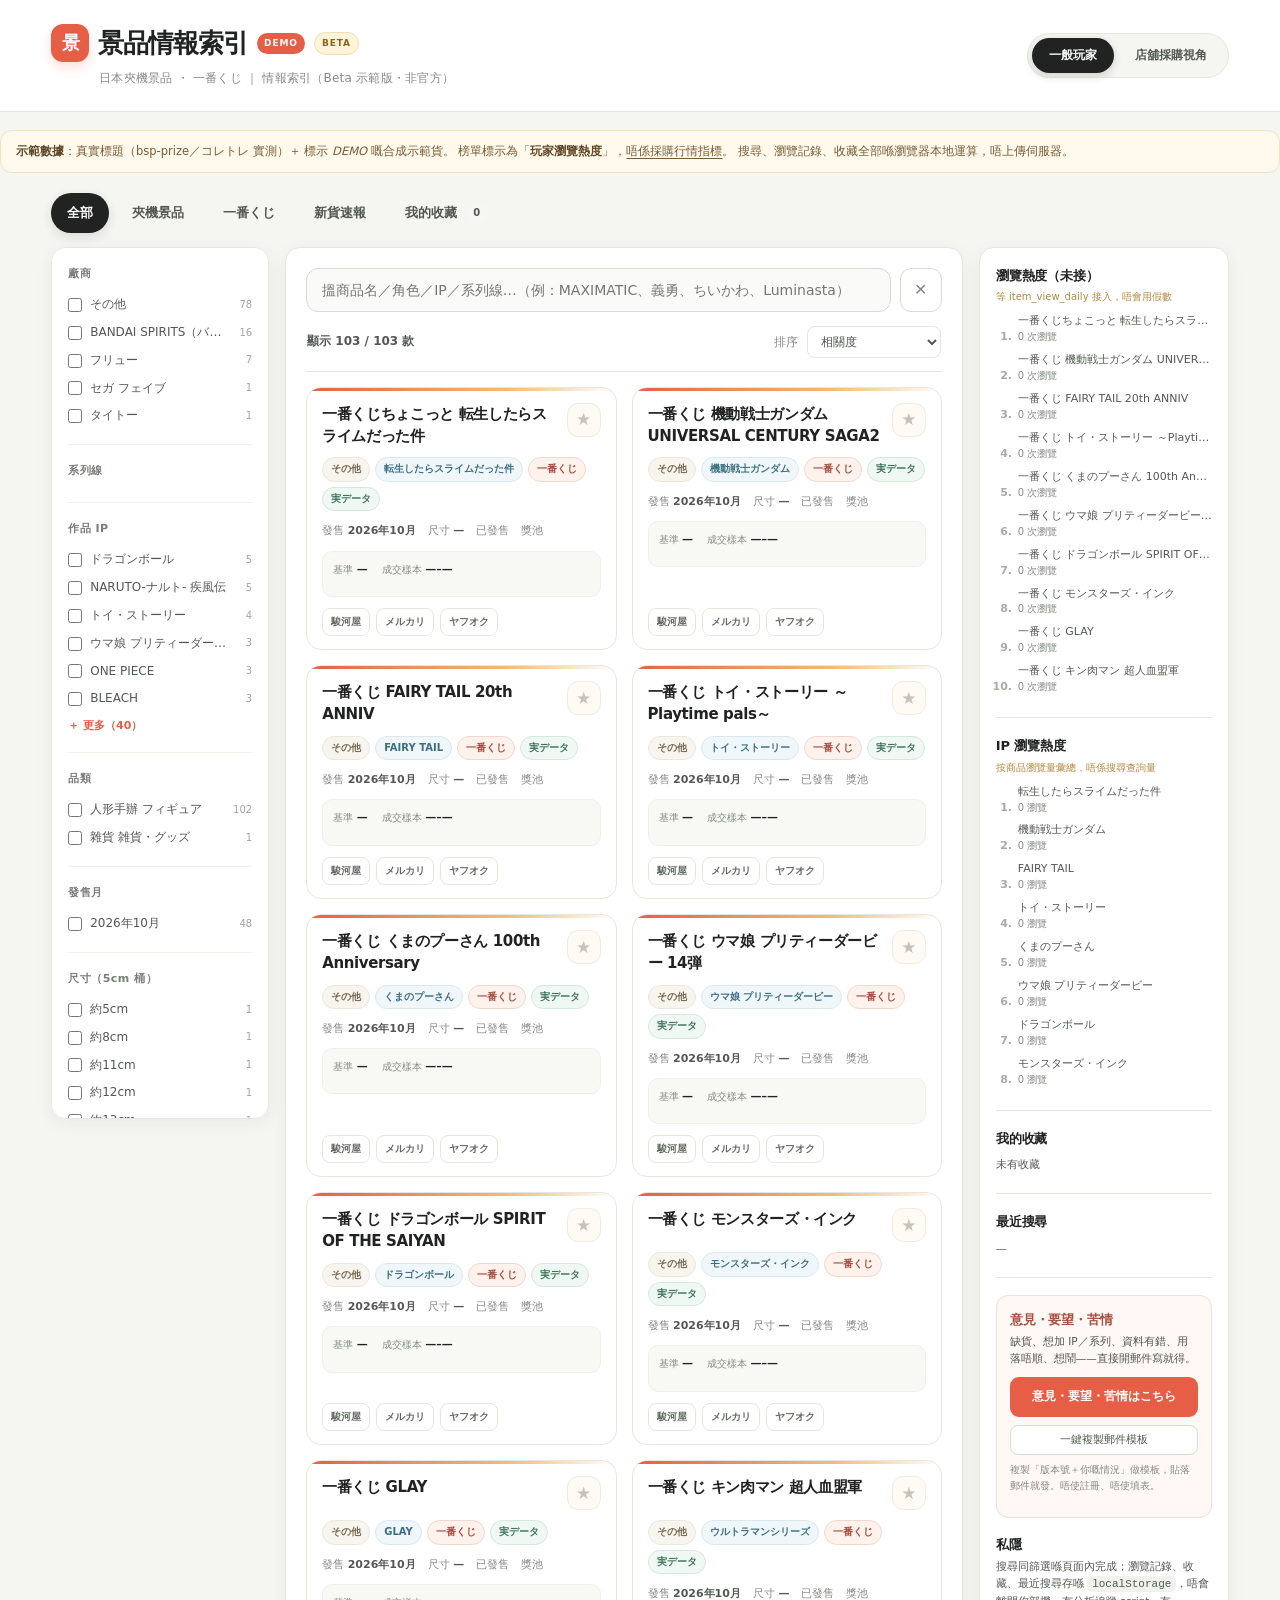
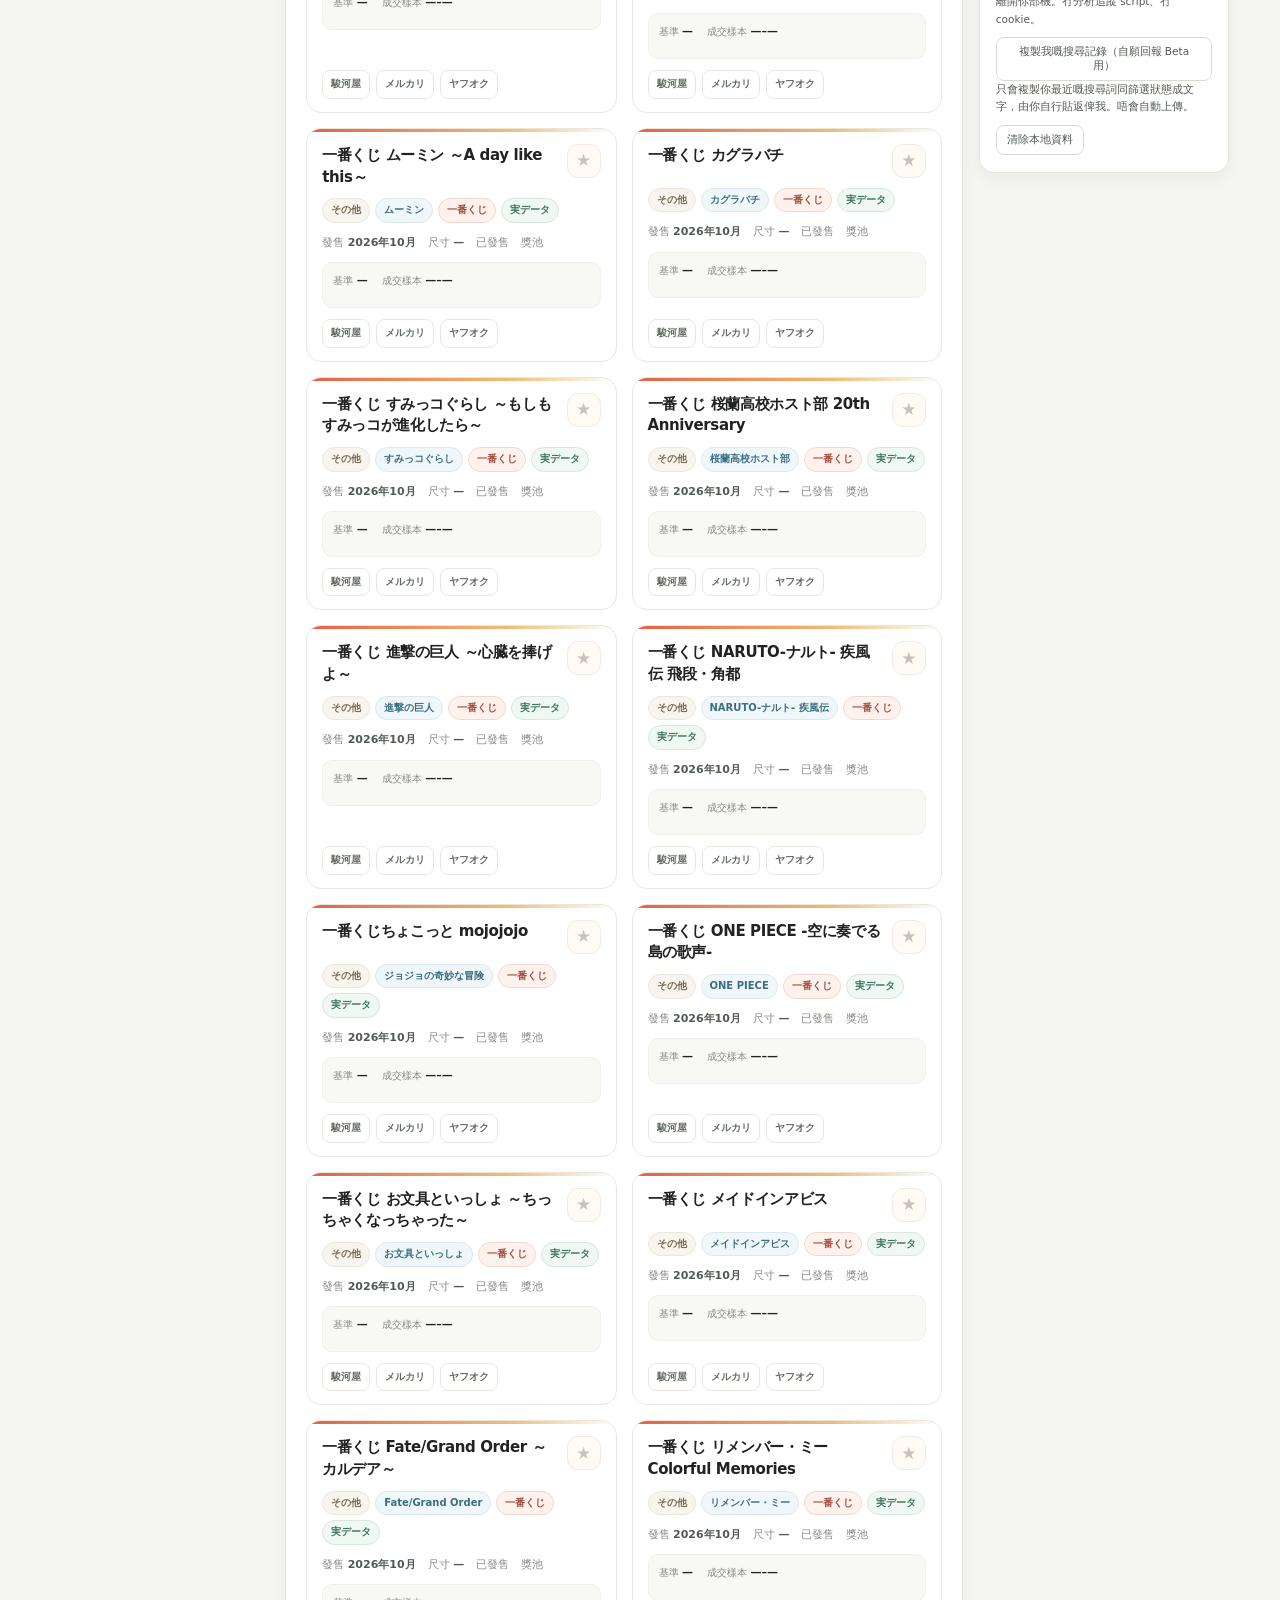
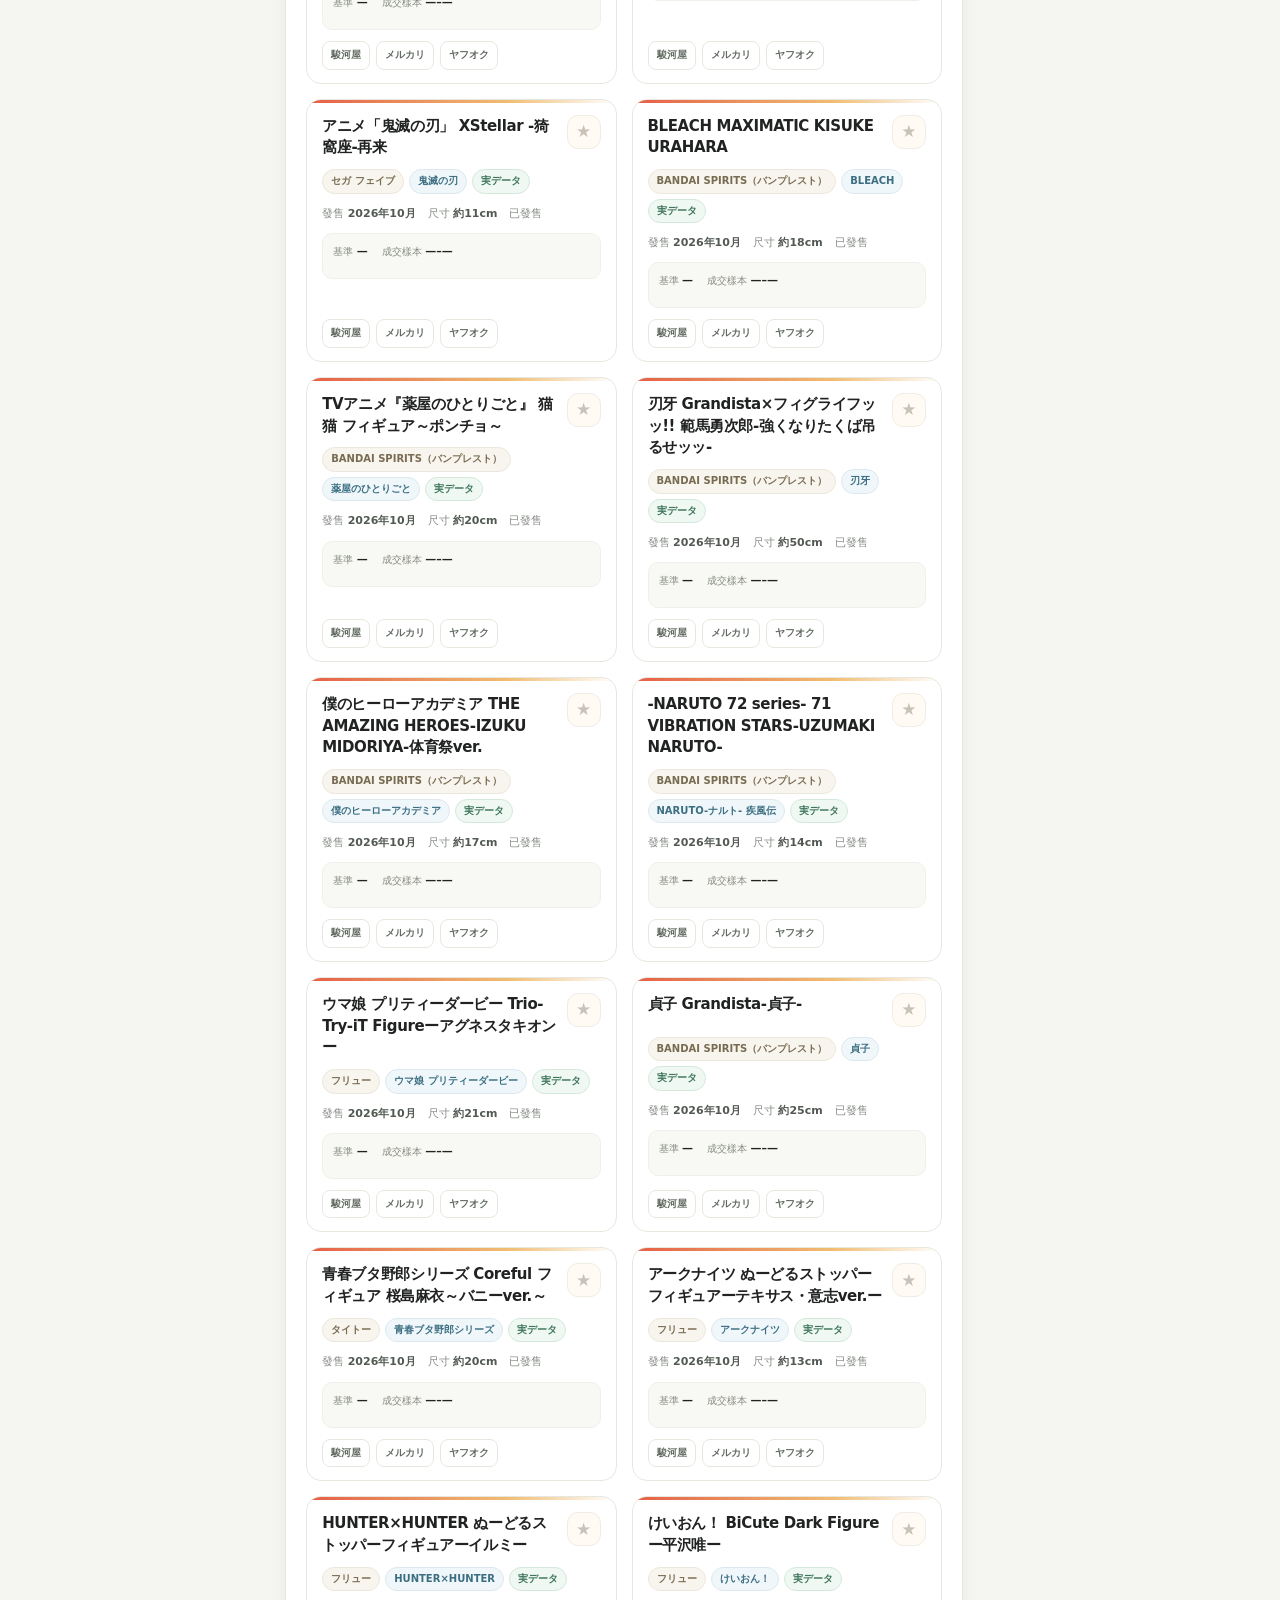
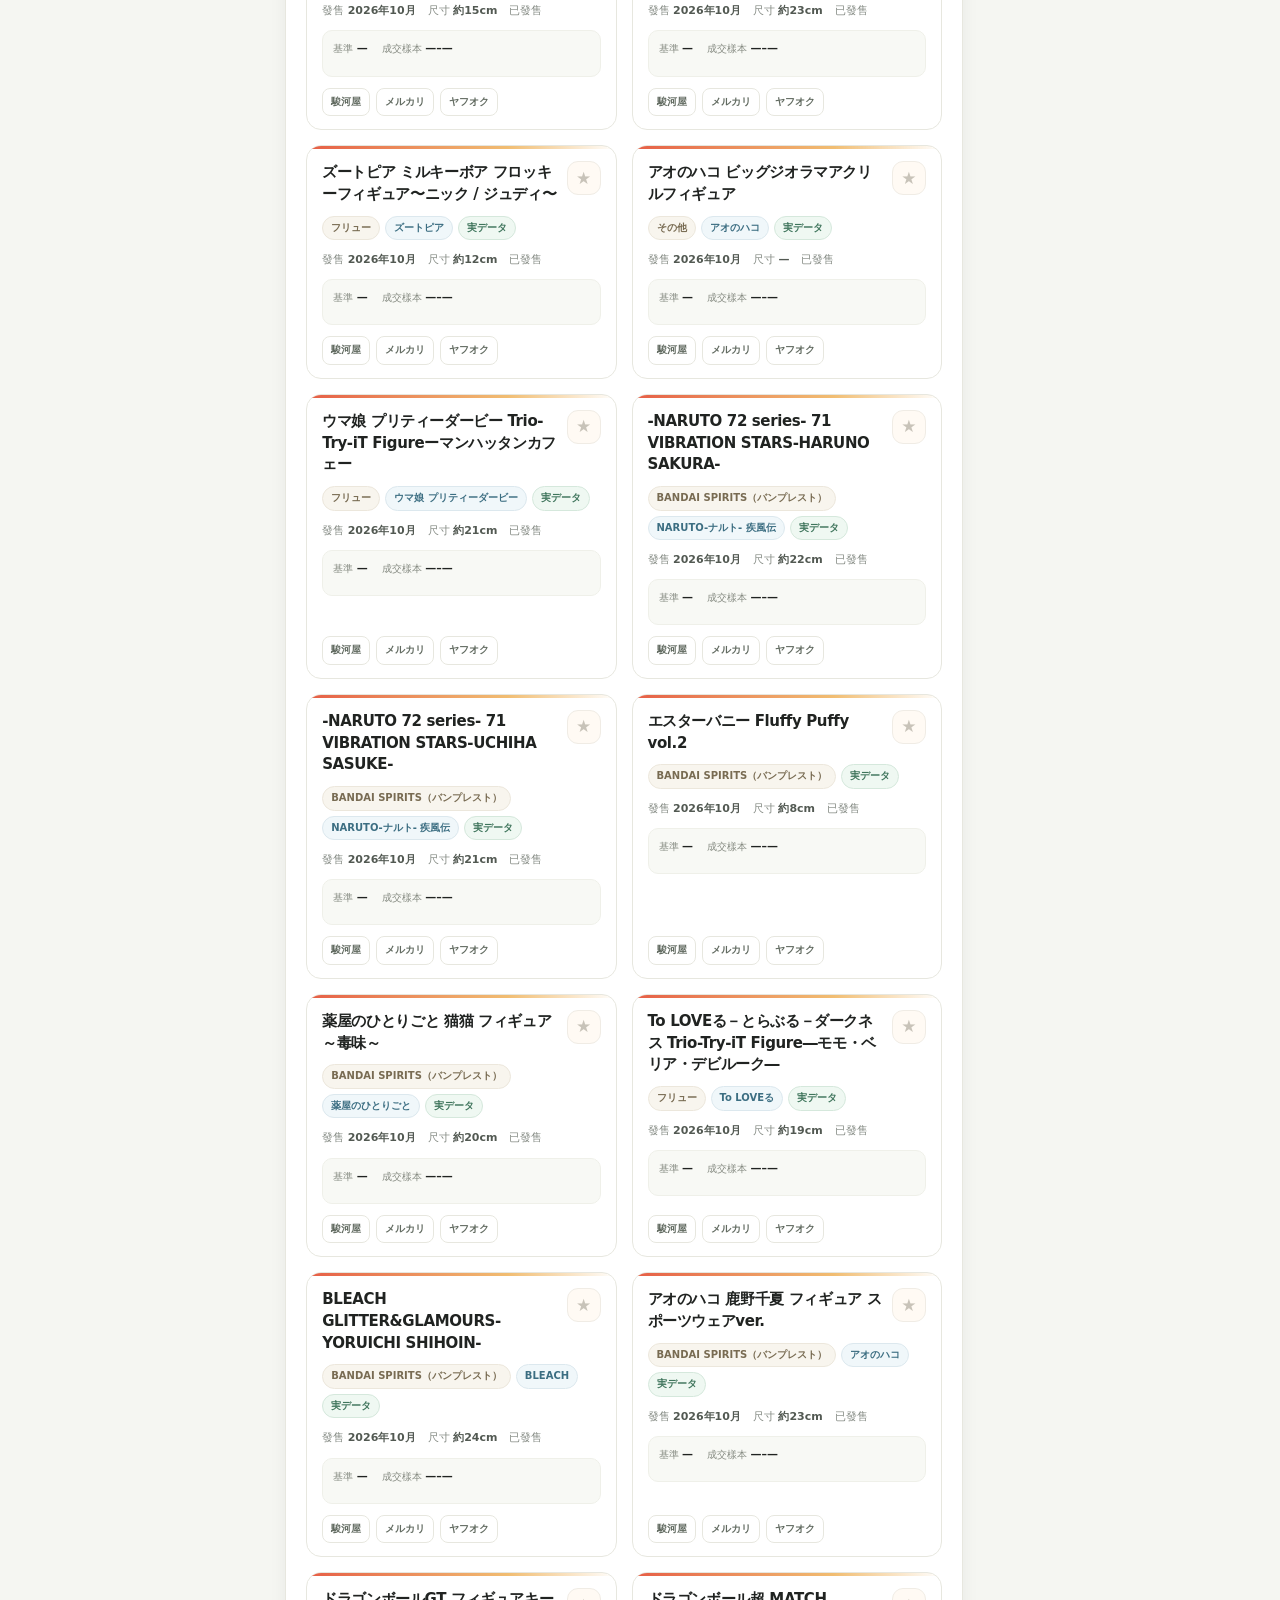
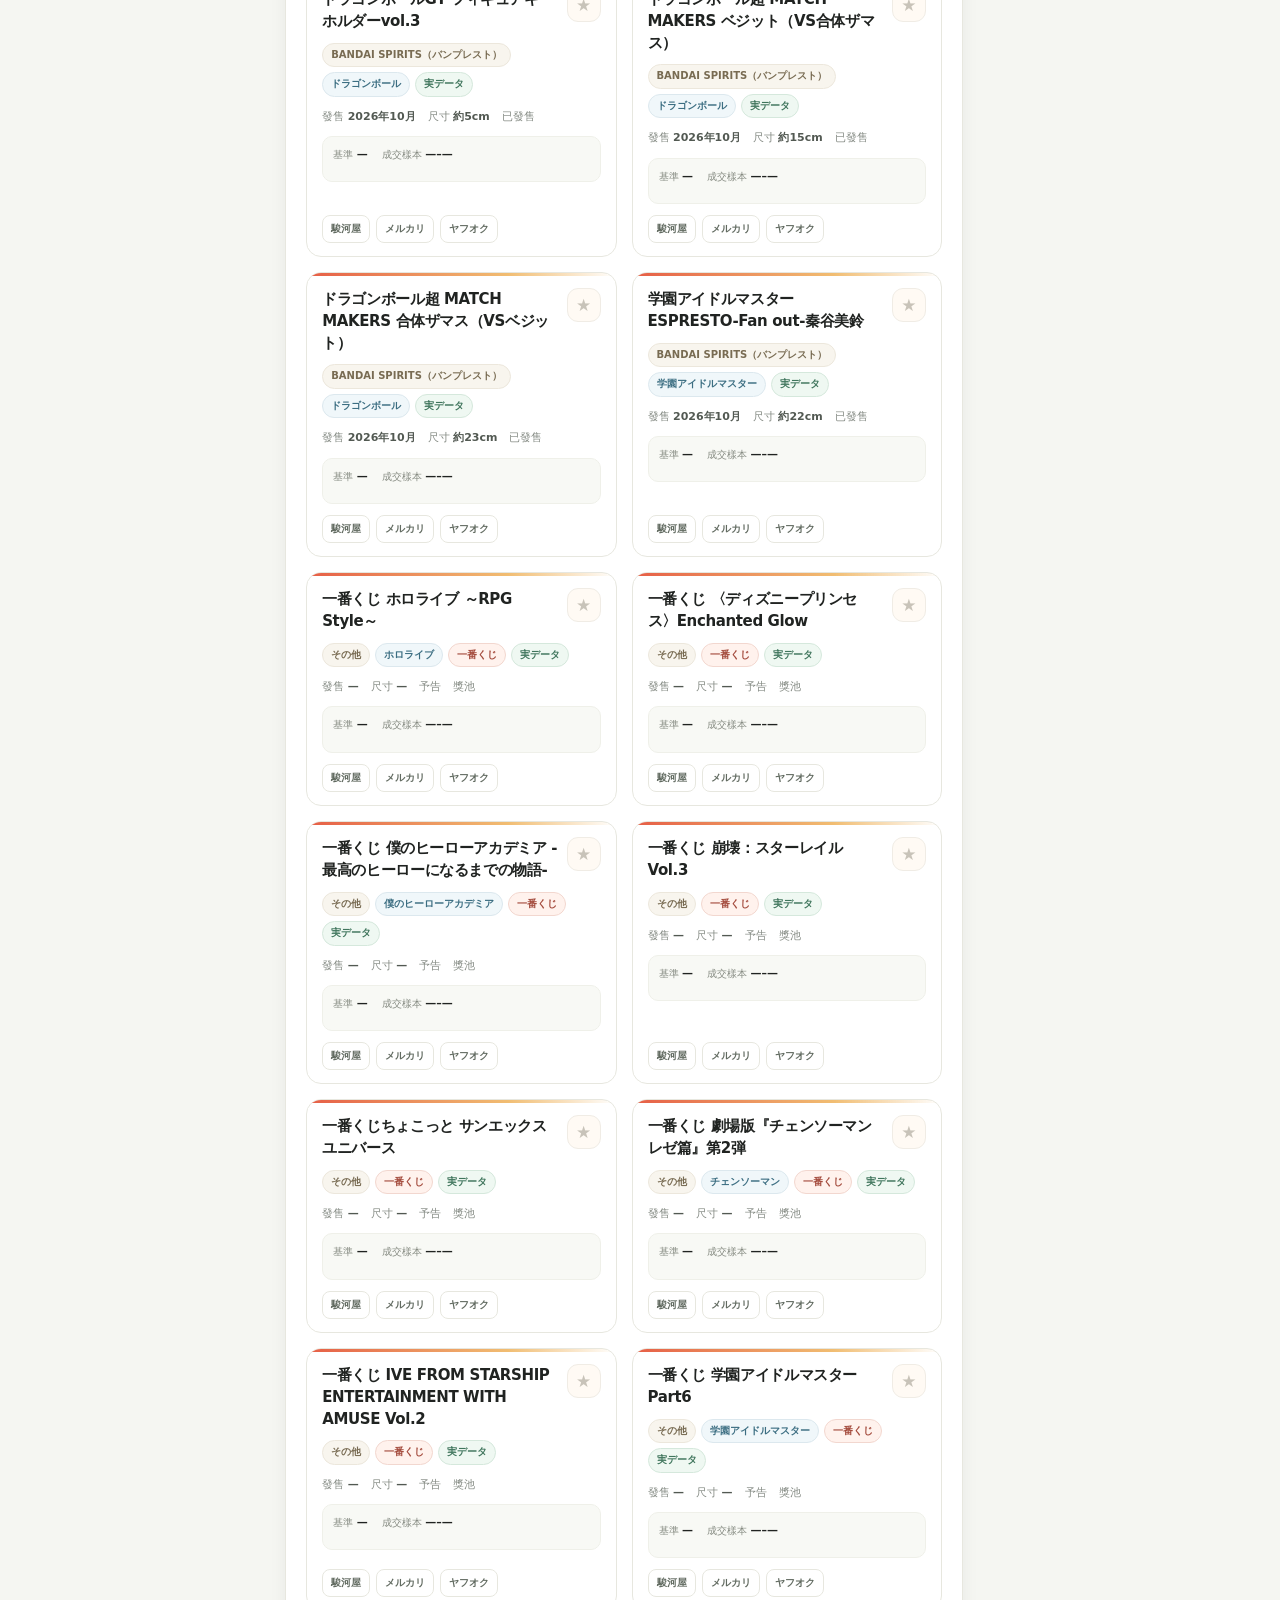
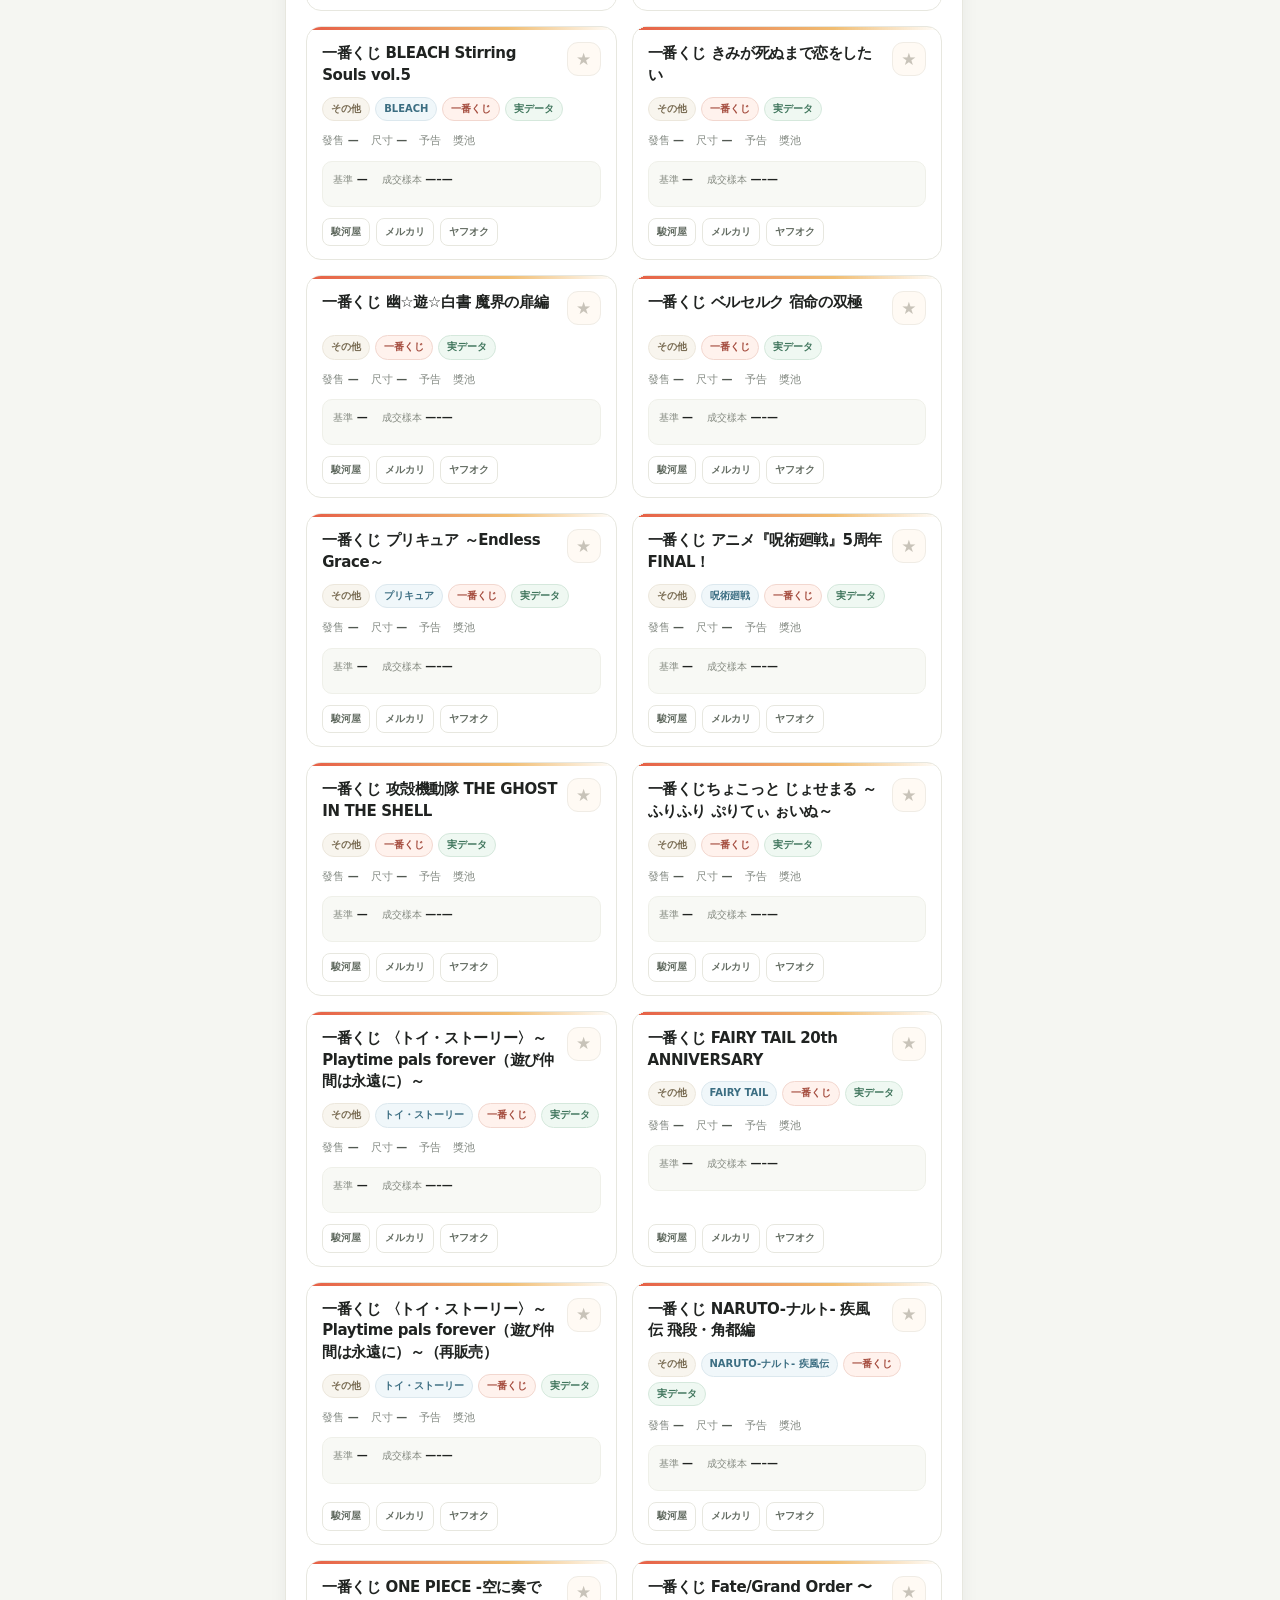
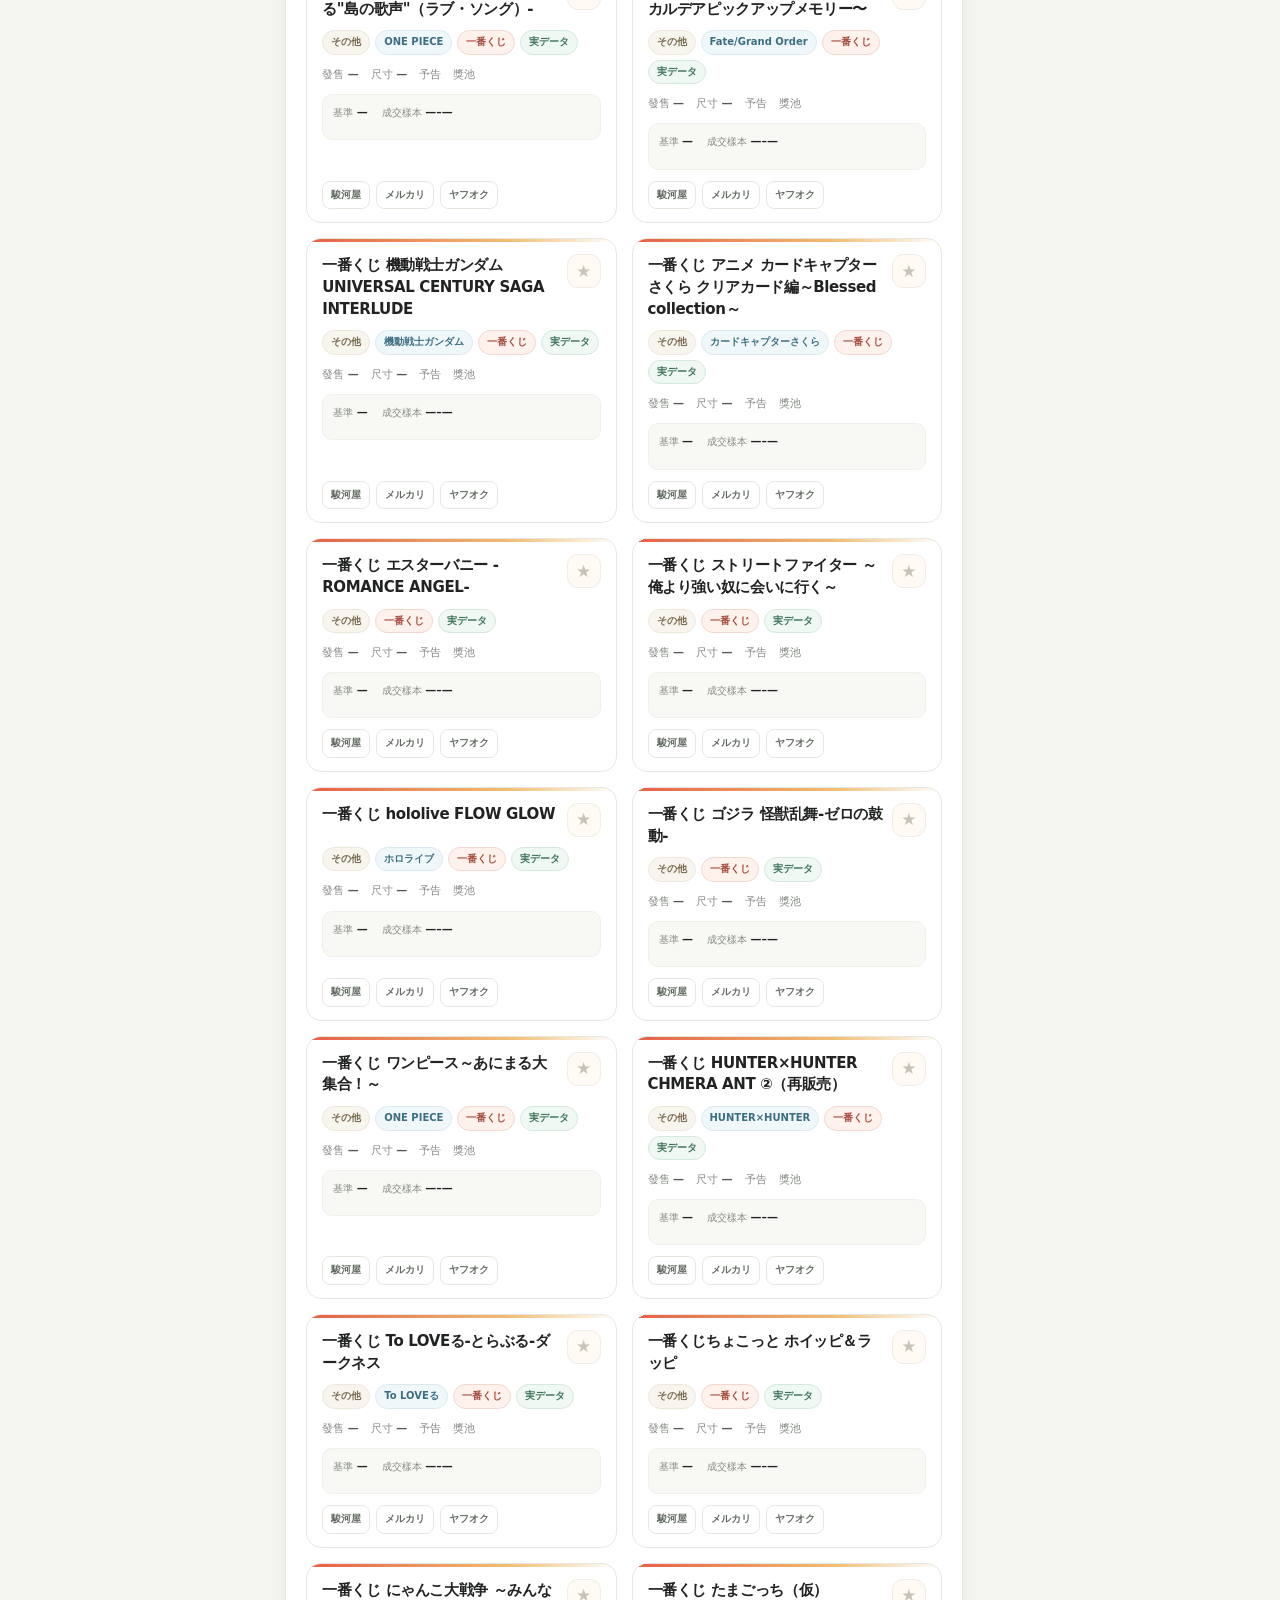
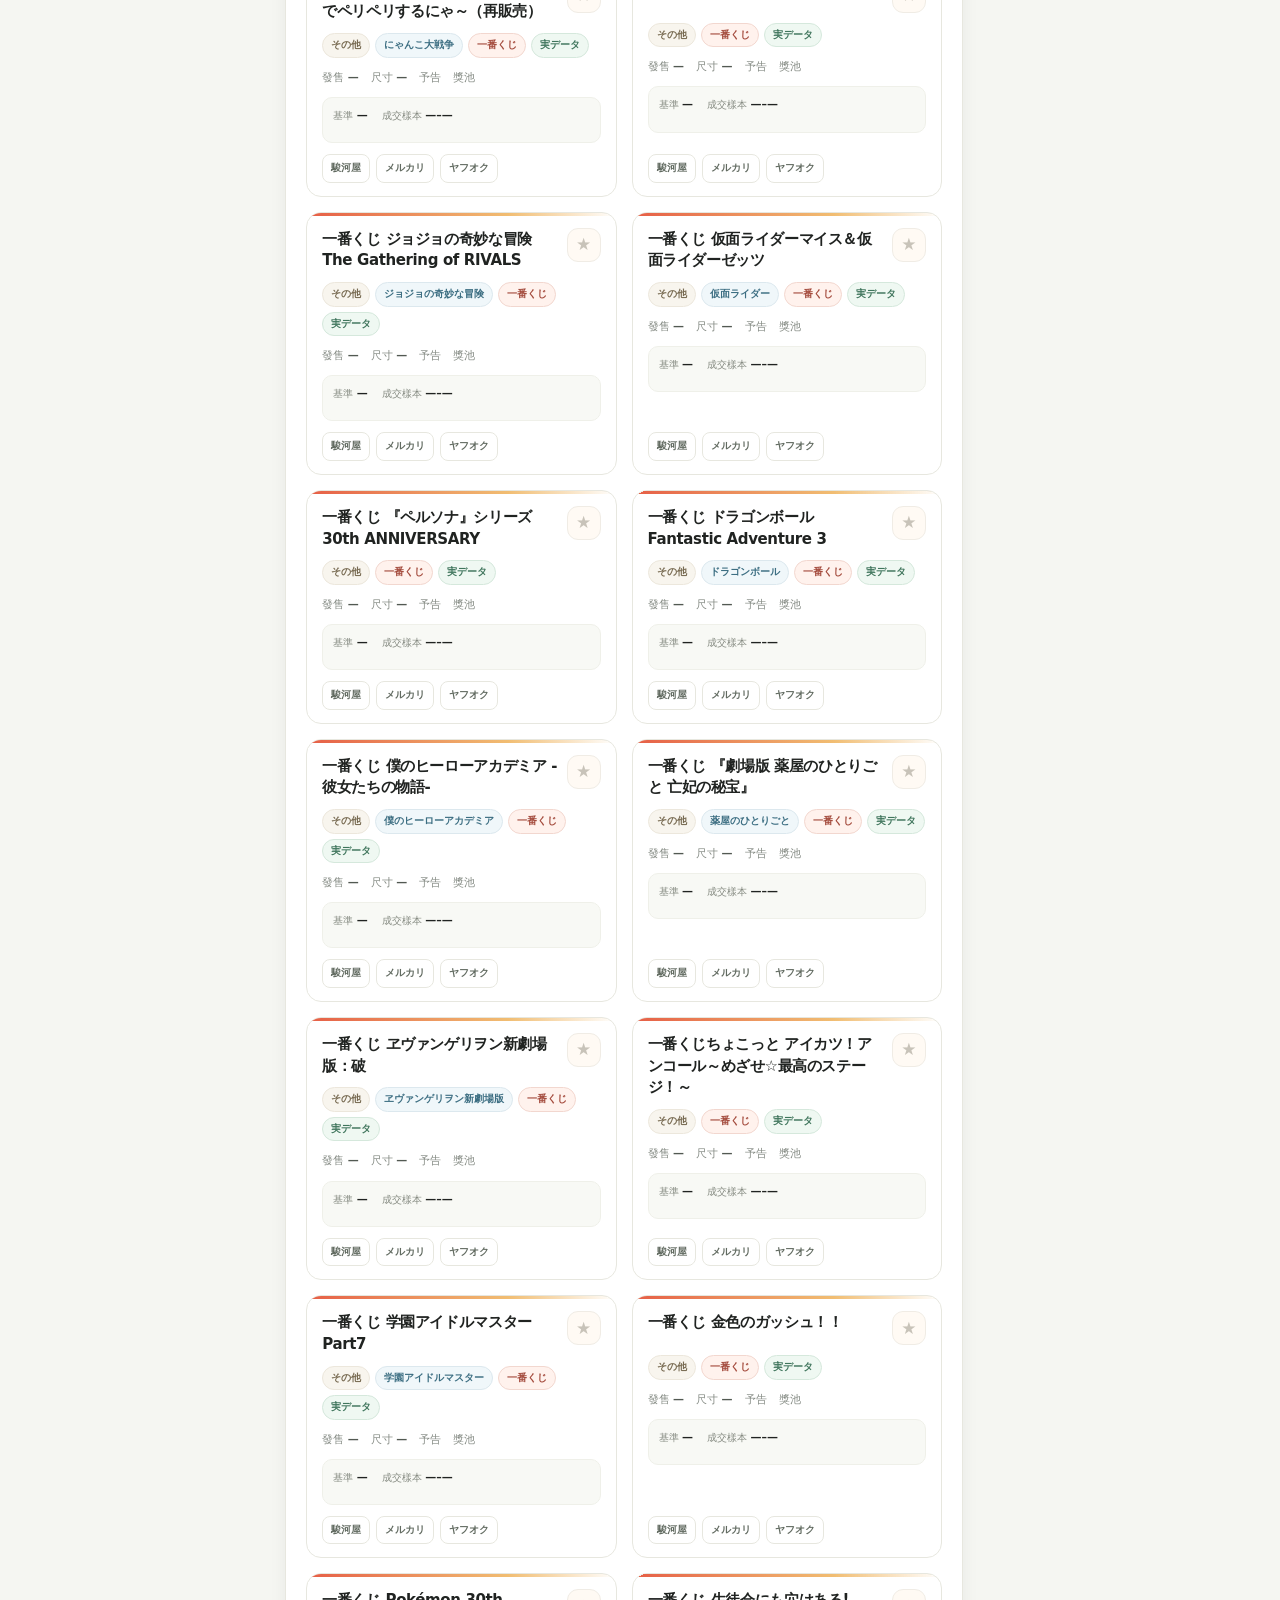
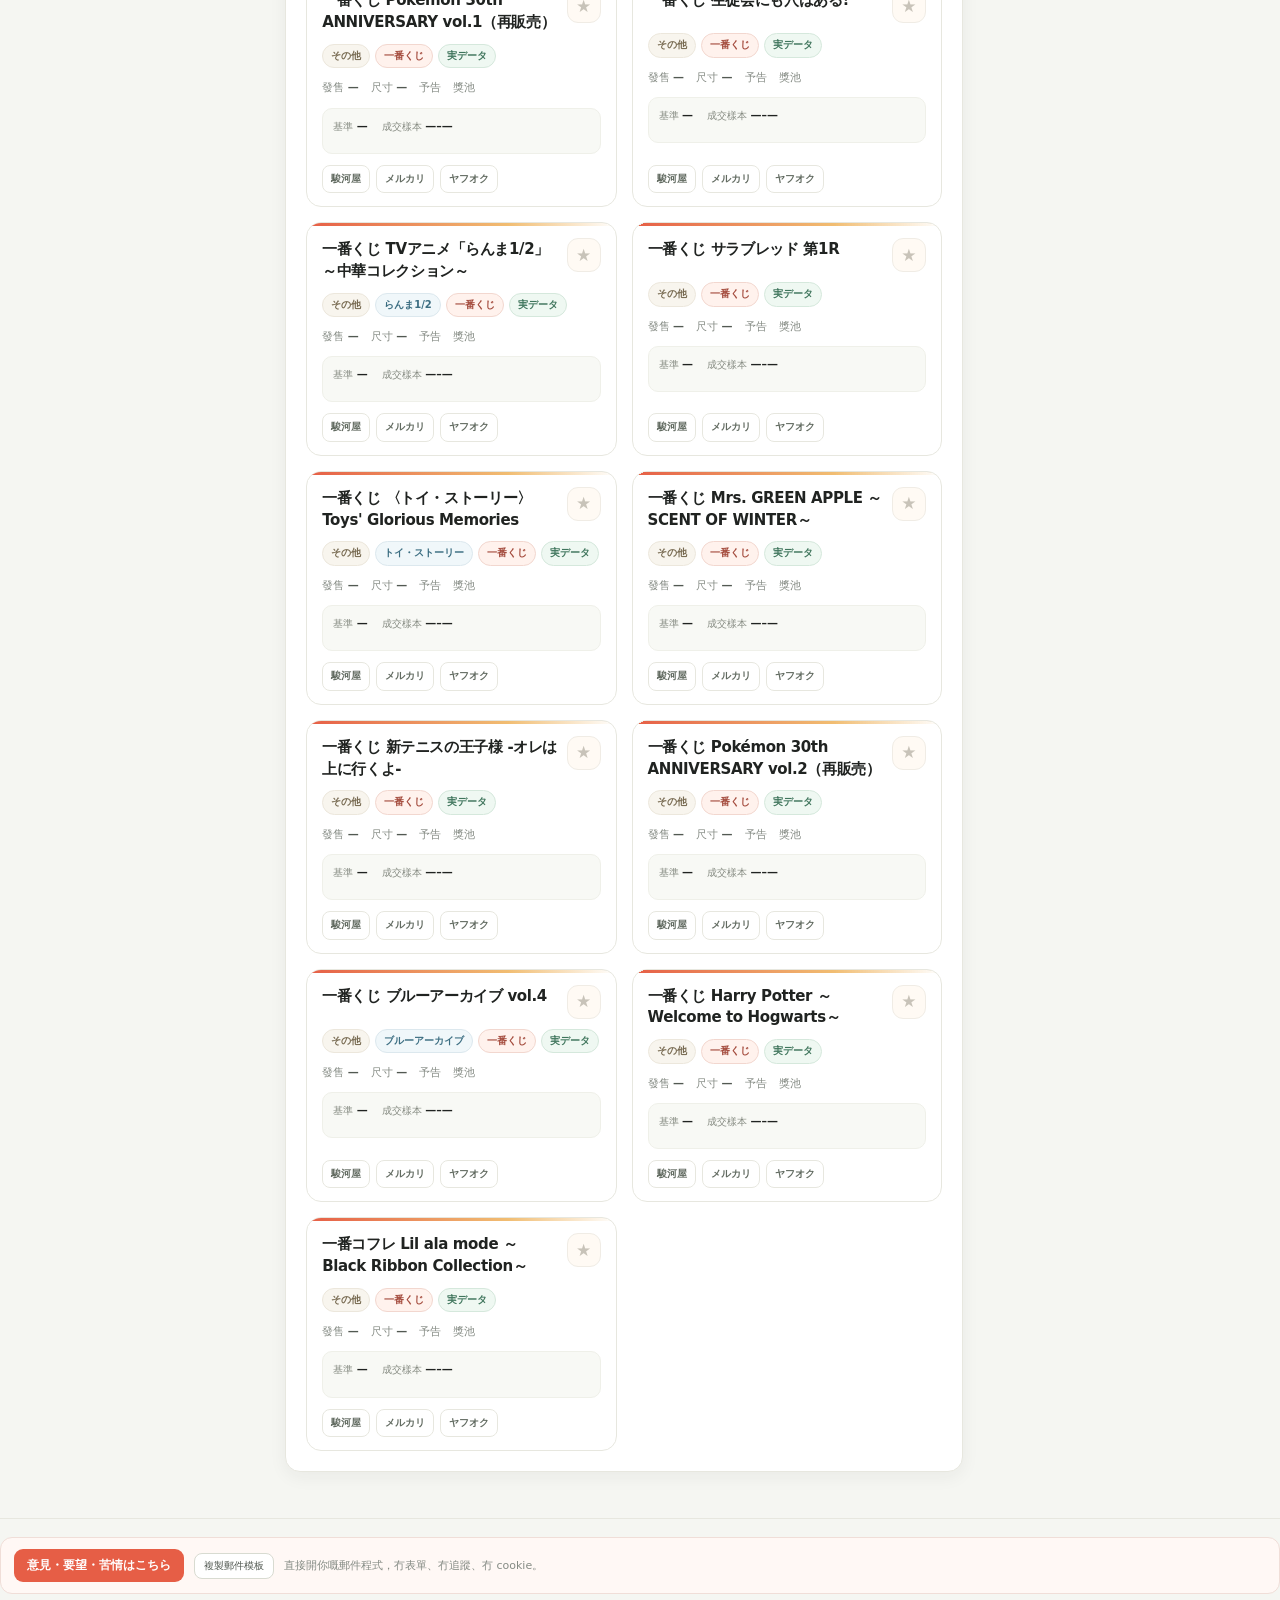
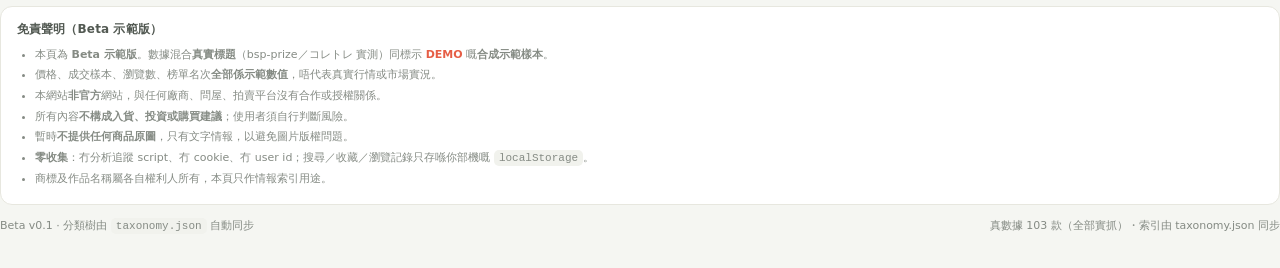
<file: web/demo/index.html>
<!doctype html>
<html lang="zh-Hant">
<head>
<meta charset="utf-8">
<meta name="viewport" content="width=device-width, initial-scale=1">
<meta name="robots" content="noindex,nofollow">
<meta name="contact-email" content="__CONTACT_EMAIL__">
<meta name="beta-version" content="__BETA_VERSION__">
<title>景品情報索引 — 日本夾機景品・一番くじ（Beta 示範版）</title>
<meta name="description" content="日本夾機景品／一番くじ情報索引（Beta 示範版）。搜尋、多維篩選、瀏覽熱度榜、本地收藏。非官方、示範數據、不構成入貨建議。">
<link rel="stylesheet" href="./styles.css">
</head>
<body>

<header class="site">
  <div class="brand">
    <h1>景品情報索引<span class="badge-demo">DEMO</span><span class="badge-beta">BETA</span></h1>
    <p class="sub">日本夾機景品 ・ 一番くじ ｜ 情報索引（Beta 示範版・非官方）</p>
  </div>
  <div class="header-actions">
    <div class="viewtoggle" role="group" aria-label="切換視角">
      <button data-view="player" class="active" type="button">一般玩家</button>
      <button data-view="shop" type="button">店舖採購視角</button>
    </div>
  </div>
</header>

<div class="notice" role="note">
  <strong>示範數據</strong>：真實標題（bsp-prize／コレトレ 實測）＋ 標示 <em>DEMO</em> 嘅合成示範貨。
  榜單標示為「<strong>玩家瀏覽熱度</strong>」，<u>唔係採購行情指標</u>。
  搜尋、瀏覽記錄、收藏全部喺瀏覽器本地運算，唔上傳伺服器。
</div>

<nav class="tabs" aria-label="主分類">
  <button data-channel="all" class="active" type="button">全部</button>
  <button data-channel="prize" type="button">夾機景品</button>
  <button data-channel="ichiban_kuji" type="button">一番くじ</button>
  <button data-channel="preview" type="button">新貨速報</button>
  <button data-channel="favorites" type="button">我的收藏 <span id="favCount" class="count">0</span></button>
</nav>

<main class="layout">
  <aside class="filters" id="filters" aria-label="篩選"></aside>

  <section class="results">
    <div class="searchbar">
      <input id="q" type="search" autocomplete="off"
             placeholder="搵商品名／角色／IP／系列線…（例：MAXIMATIC、義勇、ちいかわ、Luminasta）">
      <button id="clearQ" type="button" title="清除">✕</button>
    </div>

    <div class="result-head">
      <span id="resultCount" class="muted">—</span>
      <label class="sortwrap">排序
        <select id="sort">
          <option value="relevance">相關度</option>
          <option value="newest">發售月（新→舊）</option>
          <option value="views">瀏覽熱度</option>
          <option value="price">基準價（高→低）</option>
          <option value="size">尺寸（大→小）</option>
        </select>
      </label>
    </div>

    <div id="list" class="cards"></div>
    <div id="previewList" class="preview hidden"></div>
    <div id="empty" class="empty hidden">冇符合條件嘅貨。試下減少篩選，或者用 IP／系列線搜。</div>
  </section>

  <aside class="sidebar">
    <section class="panel">
      <h2 id="rank1Title">7 日瀏覽熱度 TOP10</h2>
      <p class="panel-note" id="rank1Note">玩家瀏覽熱度（非採購行情指標）</p>
      <ol id="rankItems" class="rank"></ol>
    </section>

    <section class="panel">
      <h2 id="rank2Title">IP 瀏覽熱度</h2>
      <p class="panel-note" id="rank2Note">按商品瀏覽量彙總，唔係搜尋查詢量</p>
      <ol id="rankIp" class="rank"></ol>
    </section>

    <section class="panel">
      <h2>我的收藏</h2>
      <ul id="favList" class="mini-list"><li class="muted">未有收藏</li></ul>
    </section>

    <section class="panel">
      <h2>最近搜尋</h2>
      <ul id="recentQ" class="mini-list"><li class="muted">—</li></ul>
    </section>

    <section class="panel contact">
      <h2>意見・要望・苦情</h2>
      <p class="contact-lead">缺貨、想加 IP／系列、資料有錯、用落唔順、想鬧——直接開郵件寫就得。</p>
      <a class="contact-btn" data-contact href="mailto:" rel="nofollow noopener">意見・要望・苦情はこちら</a>
      <button id="copyTemplate" class="ghost" type="button">一鍵複製郵件模板</button>
      <p class="fb-note" id="tplNote">複製「版本號＋你嘅情況」做模板，貼落郵件就發。唔使註冊、唔使填表。</p>
    </section>

    <section class="panel privacy">
      <h2>私隱</h2>
      <p>搜尋同篩選喺頁面內完成；瀏覽記錄、收藏、最近搜尋存喺 <code>localStorage</code>，唔會離開你部機。冇分析追蹤 script、冇 cookie。</p>
      <button id="exportFeedback" class="ghost" type="button">複製我嘅搜尋記錄（自願回報 Beta 用）</button>
      <p class="fb-note" id="fbNote">只會複製你最近嘅搜尋詞同篩選狀態成文字，由你自行貼返俾我。唔會自動上傳。</p>
      <button id="clearLocal" class="ghost" type="button">清除本地資料</button>
    </section>
  </aside>
</main>

<footer class="site-foot">
  <div class="foot-contact">
    <a class="contact-btn" data-contact href="mailto:" rel="nofollow noopener">意見・要望・苦情はこちら</a>
    <button id="copyTemplateFoot" class="ghost small" type="button">複製郵件模板</button>
    <span class="muted">直接開你嘅郵件程式，冇表單、冇追蹤、冇 cookie。</span>
  </div>
  <section class="disclaimer">
    <h2>免責聲明（Beta 示範版）</h2>
    <ul>
      <li>本頁為 <strong>Beta 示範版</strong>。數據混合<strong>真實標題</strong>（bsp-prize／コレトレ 實測）同標示 <em>DEMO</em> 嘅<strong>合成示範樣本</strong>。</li>
      <li>價格、成交樣本、瀏覽數、榜單名次<strong>全部係示範數值</strong>，唔代表真實行情或市場實況。</li>
      <li>本網站<strong>非官方</strong>網站，與任何廠商、問屋、拍賣平台沒有合作或授權關係。</li>
      <li>所有內容<strong>不構成入貨、投資或購買建議</strong>；使用者須自行判斷風險。</li>
      <li>暫時<strong>不提供任何商品原圖</strong>，只有文字情報，以避免圖片版權問題。</li>
      <li><strong>零收集</strong>：冇分析追蹤 script、冇 cookie、冇 user id；搜尋／收藏／瀏覽記錄只存喺你部機嘅 <code>localStorage</code>。</li>
      <li>商標及作品名稱屬各自權利人所有，本頁只作情報索引用途。</li>
    </ul>
  </section>
  <div class="foot-meta">
    <span>Beta v0.1 · 分類樹由 <code>taxonomy.json</code> 自動同步</span>
    <span id="metaCount" class="muted"></span>
  </div>
</footer>

<script src="./app.js"></script>
</body>
</html>
</file>
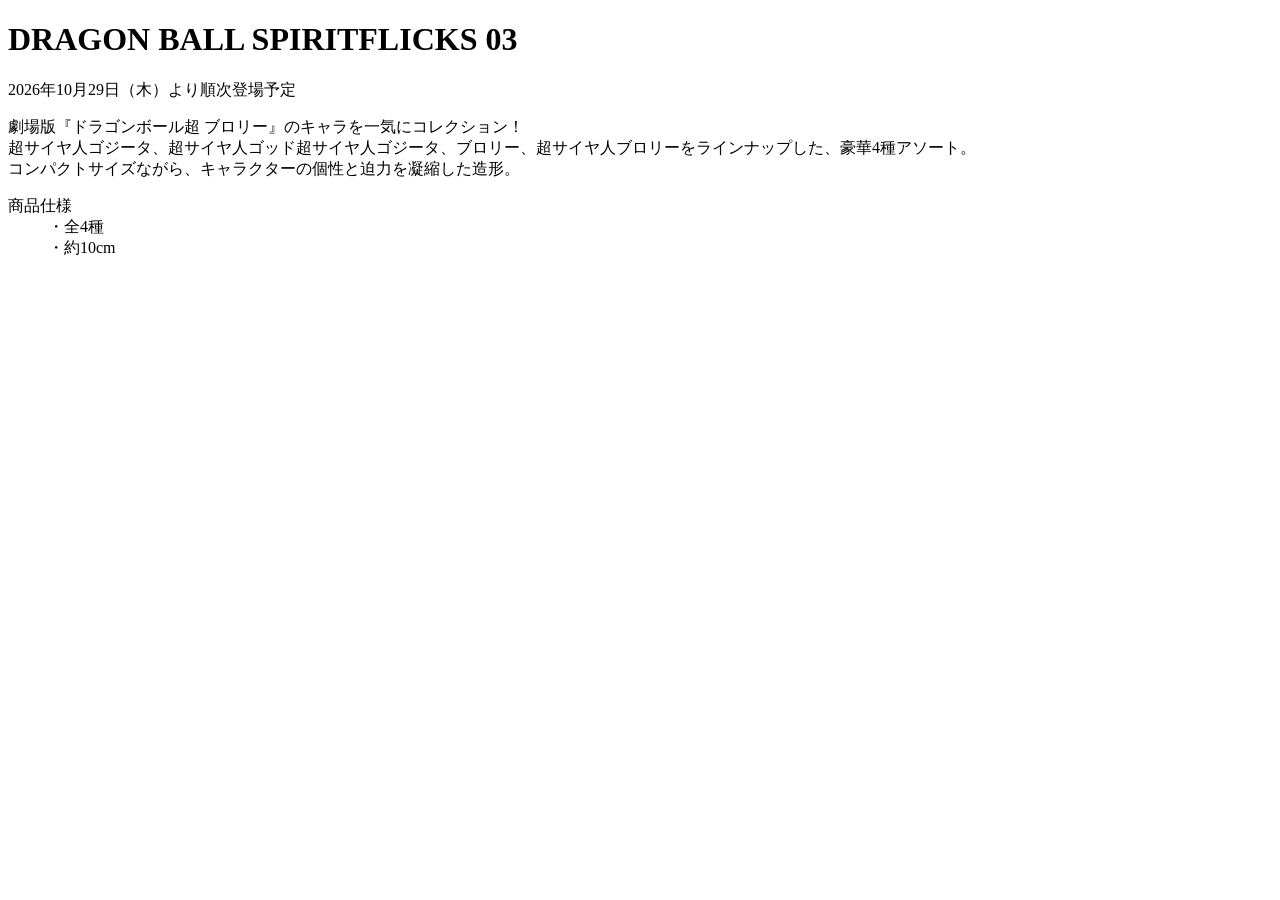
<file: module2/fixtures/bsp_detail_figure.html>
<!doctype html>
<!-- 真實擷取：https://bsp-prize.jp/item/2844853/ （spec 分支 = figure） -->
<html lang="ja"><head>
<title>DRAGON BALL SPIRITFLICKS 03｜商品情報｜バンプレストナビサイト</title>
<script type="application/ld+json">{ "@context" : "http://schema.org", "@type" : "BreadcrumbList", "itemListElement": [ { "@type": "ListItem", "position": 1, "item": { "@id": "/","name": "トップページ" } }, { "@type": "ListItem", "position": 2, "item": { "@id": "/title/","name": "作品タイトル" } }, { "@type": "ListItem", "position": 3, "item": { "@id": "/title/IP00003375/","name": "ドラゴンボール シリーズ" } }, { "@type": "ListItem", "position": 4, "item": { "@id": "/item/2844853/","name": "DRAGON BALL SPIRITFLICKS 03" } } ] } </script>
</head><body>
<div class="productDetail">
  <h1 class="productDetail_name">DRAGON BALL SPIRITFLICKS 03</h1>
  <p class="productDetail_date">2026年10月29日（木）より順次登場予定</p>
  <div class="productDetail_body">
    <p>劇場版『ドラゴンボール超 ブロリー』のキャラを一気にコレクション！<br>超サイヤ人ゴジータ、超サイヤ人ゴッド超サイヤ人ゴジータ、ブロリー、超サイヤ人ブロリーをラインナップした、豪華4種アソート。<br>コンパクトサイズながら、キャラクターの個性と迫力を凝縮した造形。</p>
    <dl class="productDetail_spec"> <dt><span>商品仕様</span></dt> <dd> ・全4種<br> ・約10cm </dd> </dl>
  </div>
</div>
</body></html>
</file>
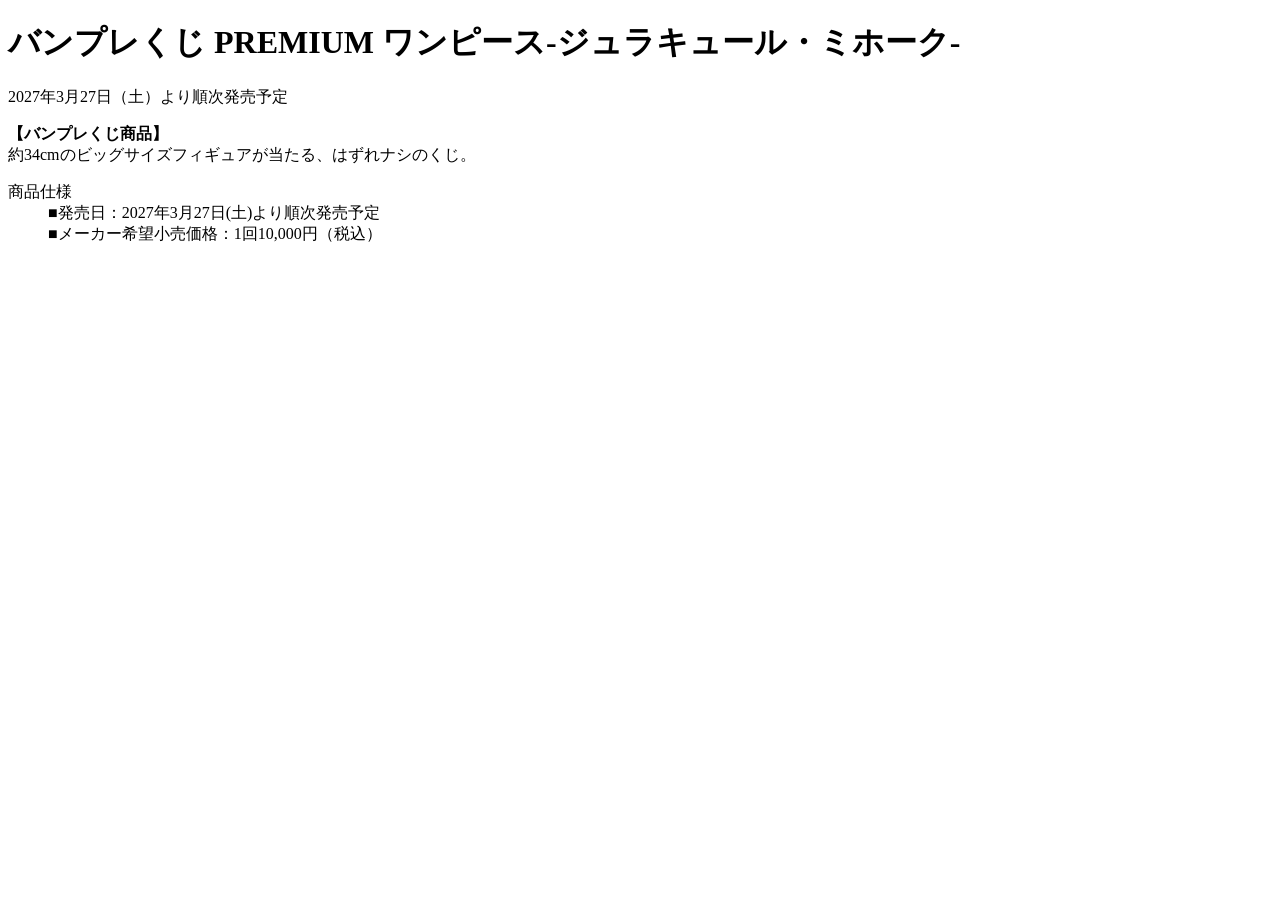
<file: module2/fixtures/bsp_detail_kuji.html>
<!doctype html>
<!-- 真實擷取：https://bsp-prize.jp/item/2830173/ （spec 分支 = kuji）
     ⚠️ 陷阱：呢頁有兩個 BreadcrumbList —— 一個作品鏈、一個角色鏈。
     解析器必須揀含 /title/IP 嘅嗰個，否則 crumb[-2] 會變角色名而污染 ip 判斷。 -->
<html lang="ja"><head>
<title>バンプレくじ PREMIUM ワンピース-ジュラキュール・ミホーク-｜商品情報｜バンプレストナビサイト</title>
<script type="application/ld+json">{ "@context" : "http://schema.org", "@type" : "BreadcrumbList", "itemListElement": [ { "@type": "ListItem", "position": 1, "item": { "@id": "/","name": "トップページ" } }, { "@type": "ListItem", "position": 2, "item": { "@id": "/title/","name": "作品タイトル" } }, { "@type": "ListItem", "position": 3, "item": { "@id": "/title/IP00002025/","name": "ワンピース" } }, { "@type": "ListItem", "position": 4, "item": { "@id": "/item/2830173/","name": "バンプレくじ PREMIUM ワンピース-ジュラキュール・ミホーク-" } } ] }</script>
<script type="application/ld+json">{ "@context" : "http://schema.org", "@type" : "BreadcrumbList", "itemListElement": [ { "@type": "ListItem", "position": 1, "item": { "@id": "/","name": "トップページ" } }, { "@type": "ListItem", "position": 2, "item": { "name": "キャラクター" } }, { "@type": "ListItem", "position": 3, "item": { "@id": "/character/CH00004555/","name": "ジュラキュール・ミホーク" } }, { "@type": "ListItem", "position": 4, "item": { "@id": "/item/2830173/","name": "バンプレくじ PREMIUM ワンピース-ジュラキュール・ミホーク-" } } ] }</script>
</head><body>
<div class="productDetail">
  <h1 class="productDetail_name">バンプレくじ PREMIUM ワンピース-ジュラキュール・ミホーク-</h1>
  <p class="productDetail_date">2027年3月27日（土）より順次発売予定</p>
  <div class="productDetail_body">
    <p><strong>【バンプレくじ商品】</strong><br>約34cmのビッグサイズフィギュアが当たる、はずれナシのくじ。</p>
    <dl class="productDetail_spec"> <dt><span>商品仕様</span></dt> <dd> ■発売日：2027年3月27日(土)より順次発売予定<br> ■メーカー希望小売価格：1回10,000円（税込） </dd> </dl>
  </div>
</div>
</body></html>
</file>
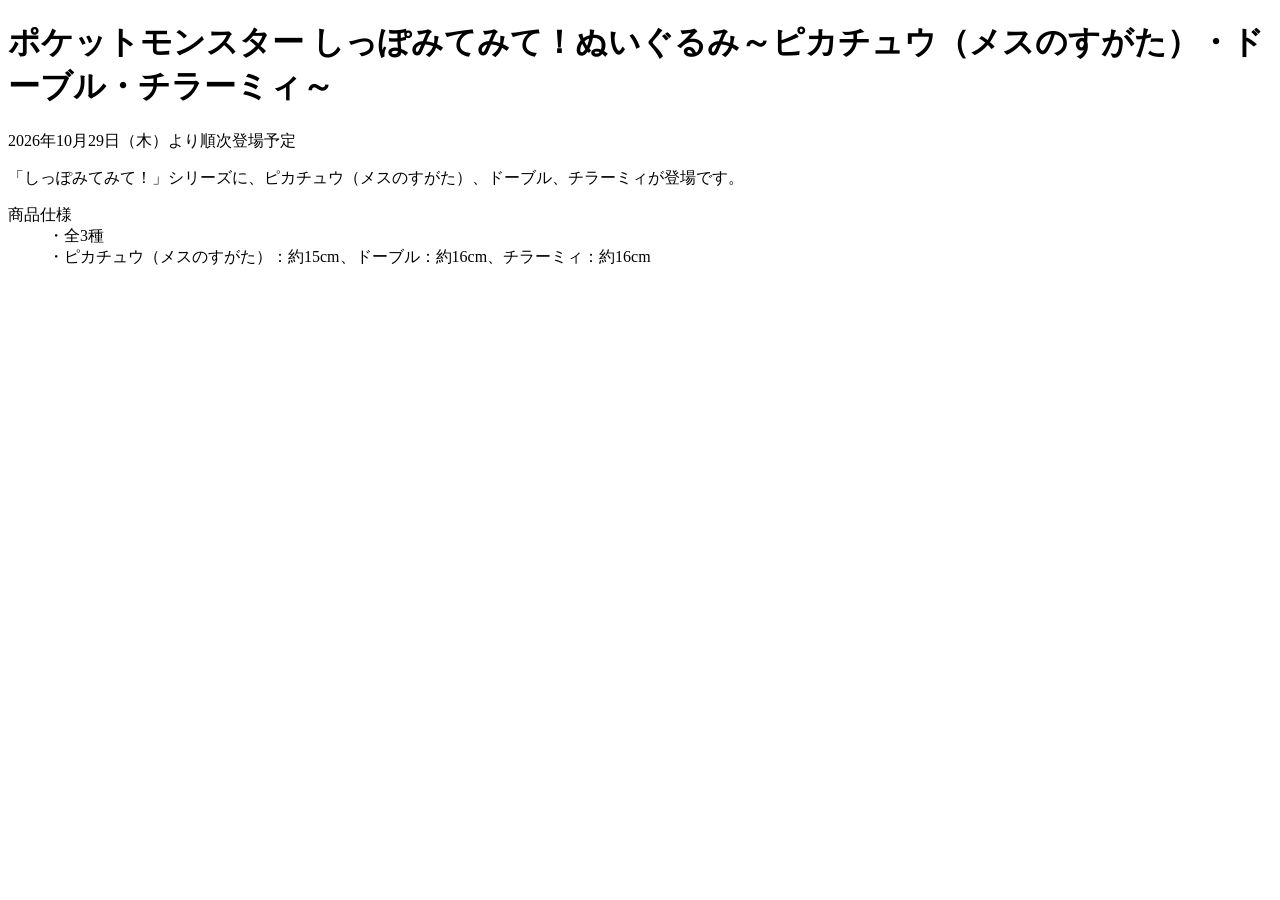
<file: module2/fixtures/bsp_detail_plush.html>
<!doctype html>
<!-- 真實擷取：https://bsp-prize.jp/item/2837911/ （spec 分支 = plush_multi，多角色多尺寸） -->
<html lang="ja"><head>
<title>ポケットモンスター しっぽみてみて！ぬいぐるみ～ピカチュウ（メスのすがた）・ドーブル・チラーミィ～｜商品情報｜バンプレストナビサイト</title>
<script type="application/ld+json">{ "@context" : "http://schema.org", "@type" : "BreadcrumbList", "itemListElement": [ { "@type": "ListItem", "position": 1, "item": { "@id": "/","name": "トップページ" } }, { "@type": "ListItem", "position": 2, "item": { "@id": "/title/","name": "作品タイトル" } }, { "@type": "ListItem", "position": 3, "item": { "@id": "/title/IP00002054/","name": "ポケットモンスターシリーズ" } }, { "@type": "ListItem", "position": 4, "item": { "@id": "/item/2837911/","name": "ポケットモンスター しっぽみてみて！ぬいぐるみ～ピカチュウ（メスのすがた）・ドーブル・チラーミィ～" } } ] } </script>
</head><body>
<div class="productDetail">
  <h1 class="productDetail_name">ポケットモンスター しっぽみてみて！ぬいぐるみ～ピカチュウ（メスのすがた）・ドーブル・チラーミィ～</h1>
  <p class="productDetail_date">2026年10月29日（木）より順次登場予定</p>
  <div class="productDetail_body">
    <p>「しっぽみてみて！」シリーズに、ピカチュウ（メスのすがた）、ドーブル、チラーミィが登場です。</p>
    <dl class="productDetail_spec"> <dt><span>商品仕様</span></dt> <dd> ・全3種<br> ・ピカチュウ（メスのすがた）：約15cm、ドーブル：約16cm、チラーミィ：約16cm </dd> </dl>
  </div>
</div>
</body></html>
</file>
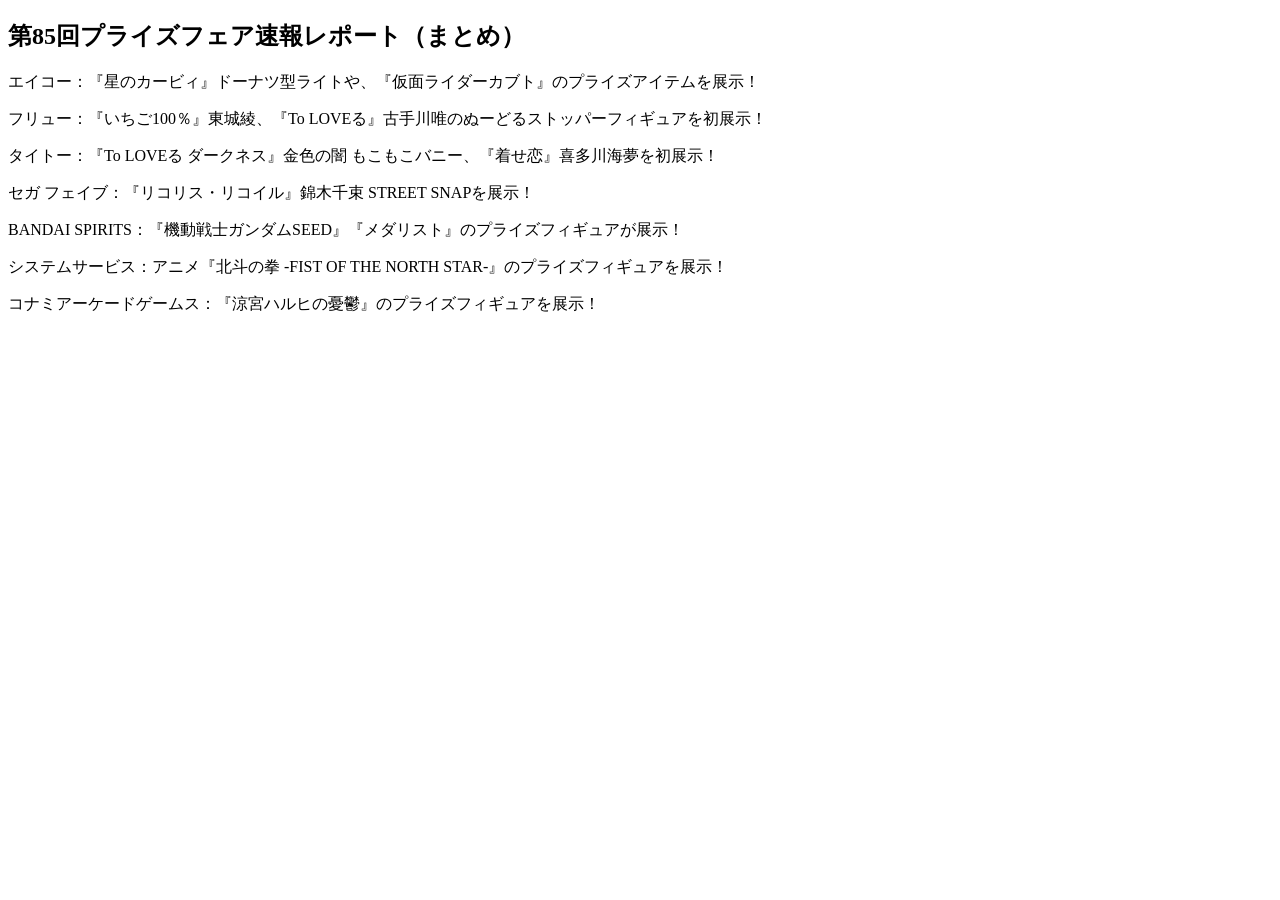
<file: module2/fixtures/dengeki_report.html>
<!doctype html>
<!-- 真實結構：電撃ホビーウェブ 第85回プライズフェア速報レポート（各社描述句）
     特點：只有「廠商：描述」，冇官方商品名／尺寸／JAN
     → 只可以入預告看板（board=preview），唔可以入正式 item -->
<html lang="ja"><head><title>第85回プライズフェア速報レポート（まとめ）</title></head><body>
<article>
  <h2>第85回プライズフェア速報レポート（まとめ）</h2>
  <p>エイコー：『星のカービィ』ドーナツ型ライトや、『仮面ライダーカブト』のプライズアイテムを展示！</p>
  <p>フリュー：『いちご100％』東城綾、『To LOVEる』古手川唯のぬーどるストッパーフィギュアを初展示！</p>
  <p>タイトー：『To LOVEる ダークネス』金色の闇 もこもこバニー、『着せ恋』喜多川海夢を初展示！</p>
  <p>セガ フェイブ：『リコリス・リコイル』錦木千束 STREET SNAPを展示！</p>
  <p>BANDAI SPIRITS：『機動戦士ガンダムSEED』『メダリスト』のプライズフィギュアが展示！</p>
  <p>システムサービス：アニメ『北斗の拳 -FIST OF THE NORTH STAR-』のプライズフィギュアを展示！</p>
  <p>コナミアーケードゲームス：『涼宮ハルヒの憂鬱』のプライズフィギュアを展示！</p>
</article>
</body></html>
</file>
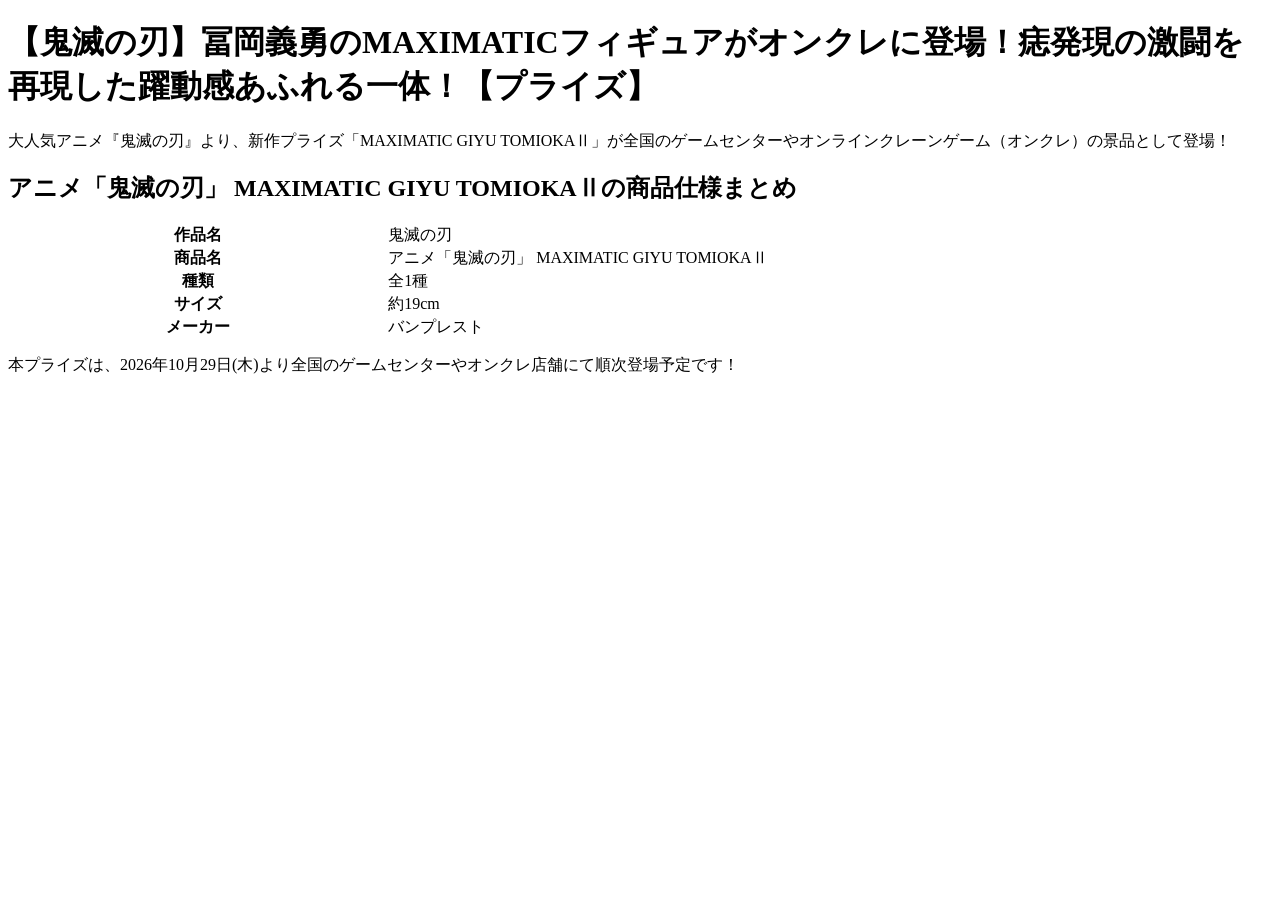
<file: module2/fixtures/kore_article.html>
<!doctype html>
<!-- 真實擷取：https://kore-tore.com/kimetsu-no-yaiba-tomioka-giyu-maximatic-figure-2/
     selector：div.post_content > table（無 class），th/td 兩欄 -->
<html lang="ja"><head>
<title>【鬼滅の刃】冨岡義勇のMAXIMATICフィギュアがオンクレに登場！痣発現の激闘を再現した躍動感あふれる一体！【プライズ】 | プライズ情報まとめ｜コレトレ!!</title>
</head><body>
<div class="post_content">
  <h1 class="entry-title">【鬼滅の刃】冨岡義勇のMAXIMATICフィギュアがオンクレに登場！痣発現の激闘を再現した躍動感あふれる一体！【プライズ】</h1>
  <p>大人気アニメ『鬼滅の刃』より、新作プライズ「MAXIMATIC GIYU TOMIOKAⅡ」が全国のゲームセンターやオンラインクレーンゲーム（オンクレ）の景品として登場！</p>
  <h2>アニメ「鬼滅の刃」 MAXIMATIC GIYU TOMIOKAⅡの商品仕様まとめ</h2>
  <table style="width: 100%; border-collapse: collapse;">
    <tbody>
      <tr><th style="width: 30%;">作品名</th><td>鬼滅の刃</td></tr>
      <tr><th style="width: 30%;">商品名</th><td>アニメ「鬼滅の刃」 MAXIMATIC GIYU TOMIOKAⅡ</td></tr>
      <tr><th style="width: 30%;">種類</th><td>全1種</td></tr>
      <tr><th style="width: 30%;">サイズ</th><td>約19cm</td></tr>
      <tr><th style="width: 30%;">メーカー</th><td>バンプレスト</td></tr>
    </tbody>
  </table>
  <p>本プライズは、2026年10月29日(木)より全国のゲームセンターやオンクレ店舗にて順次登場予定です！</p>
</div>
</body></html>
</file>
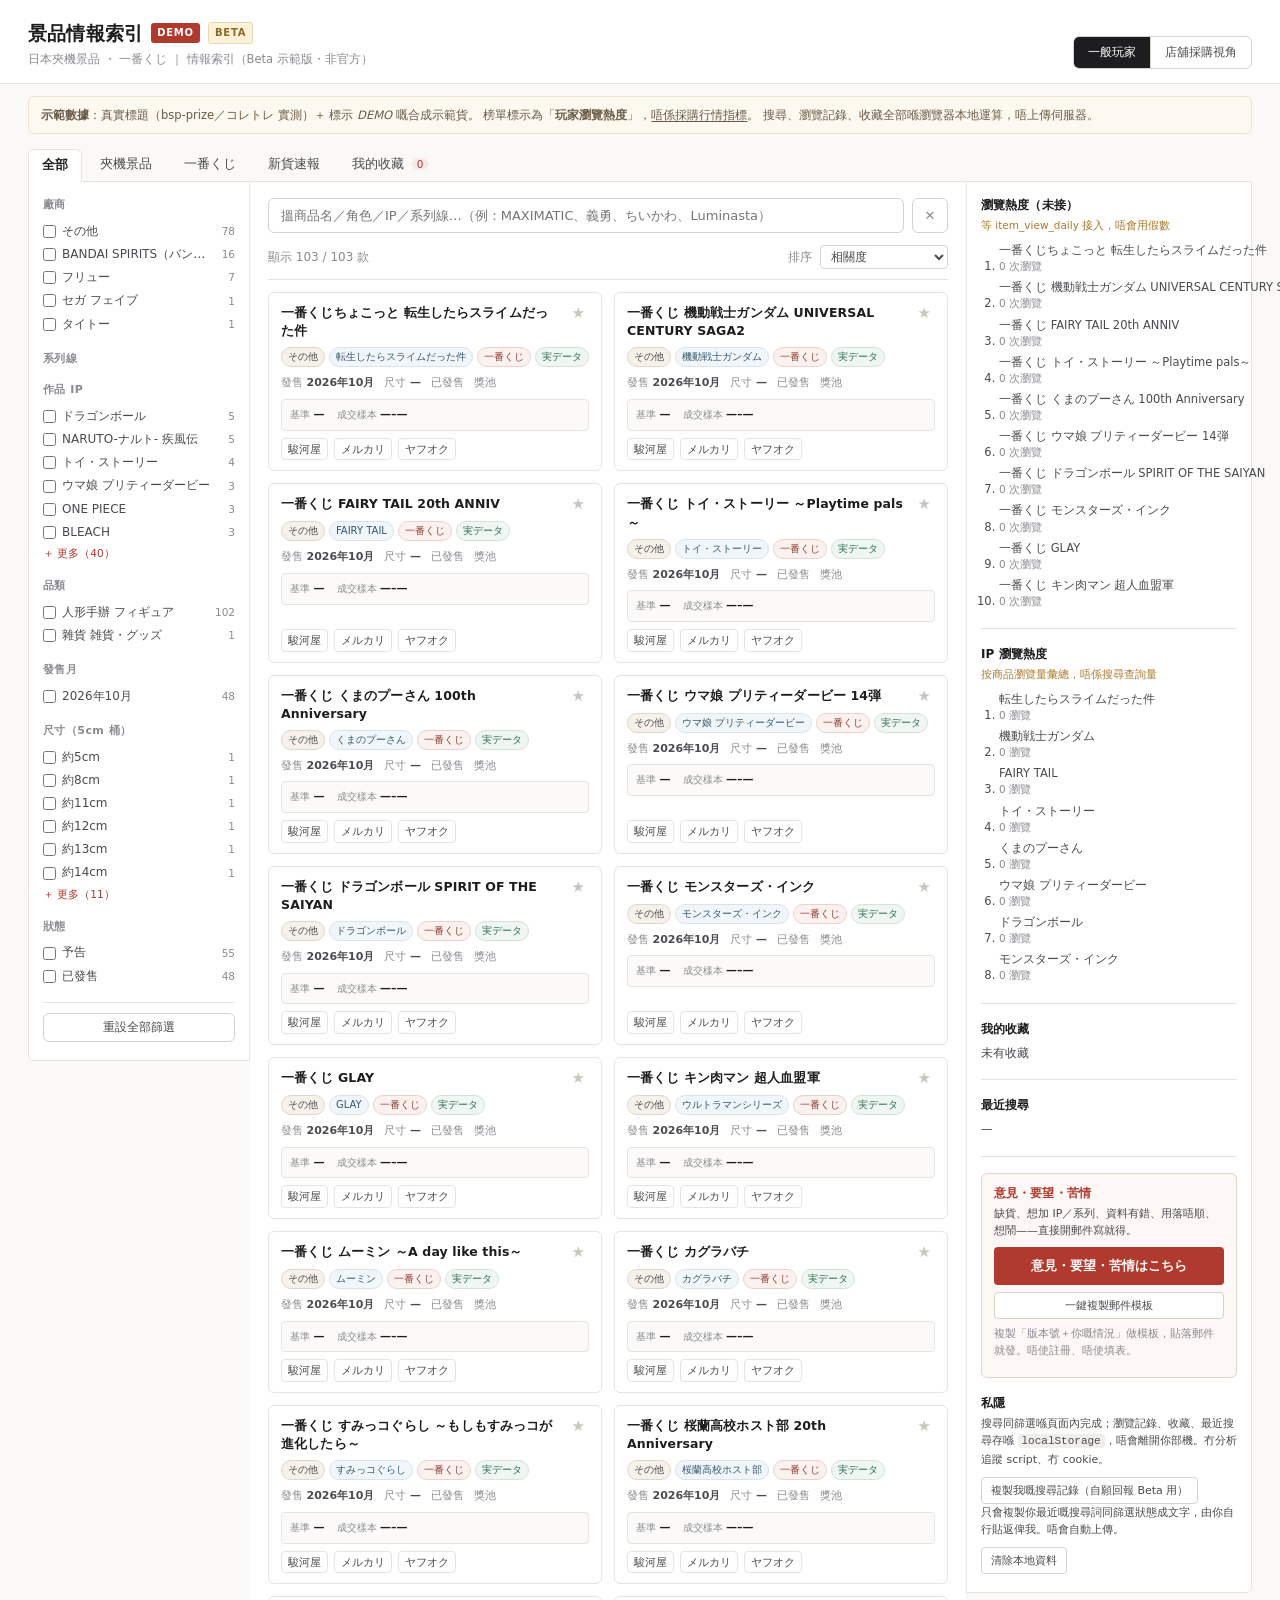
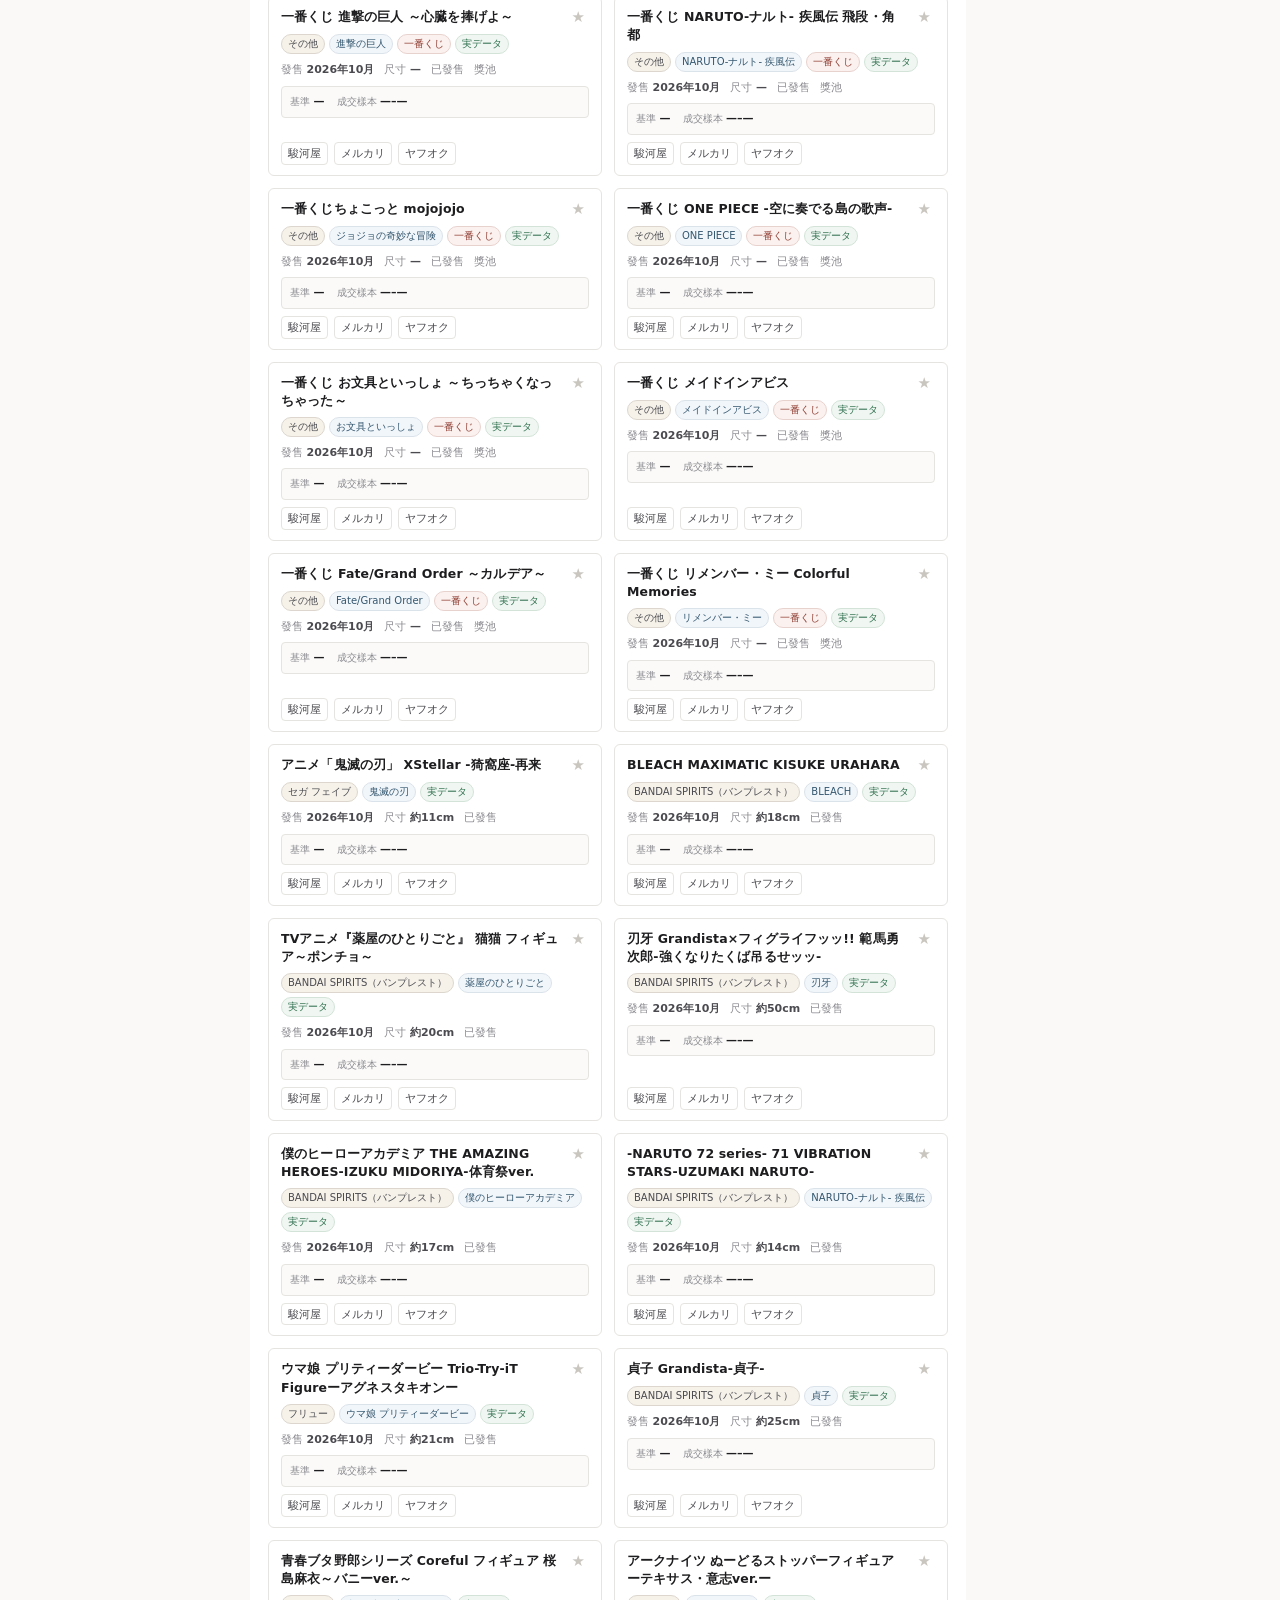
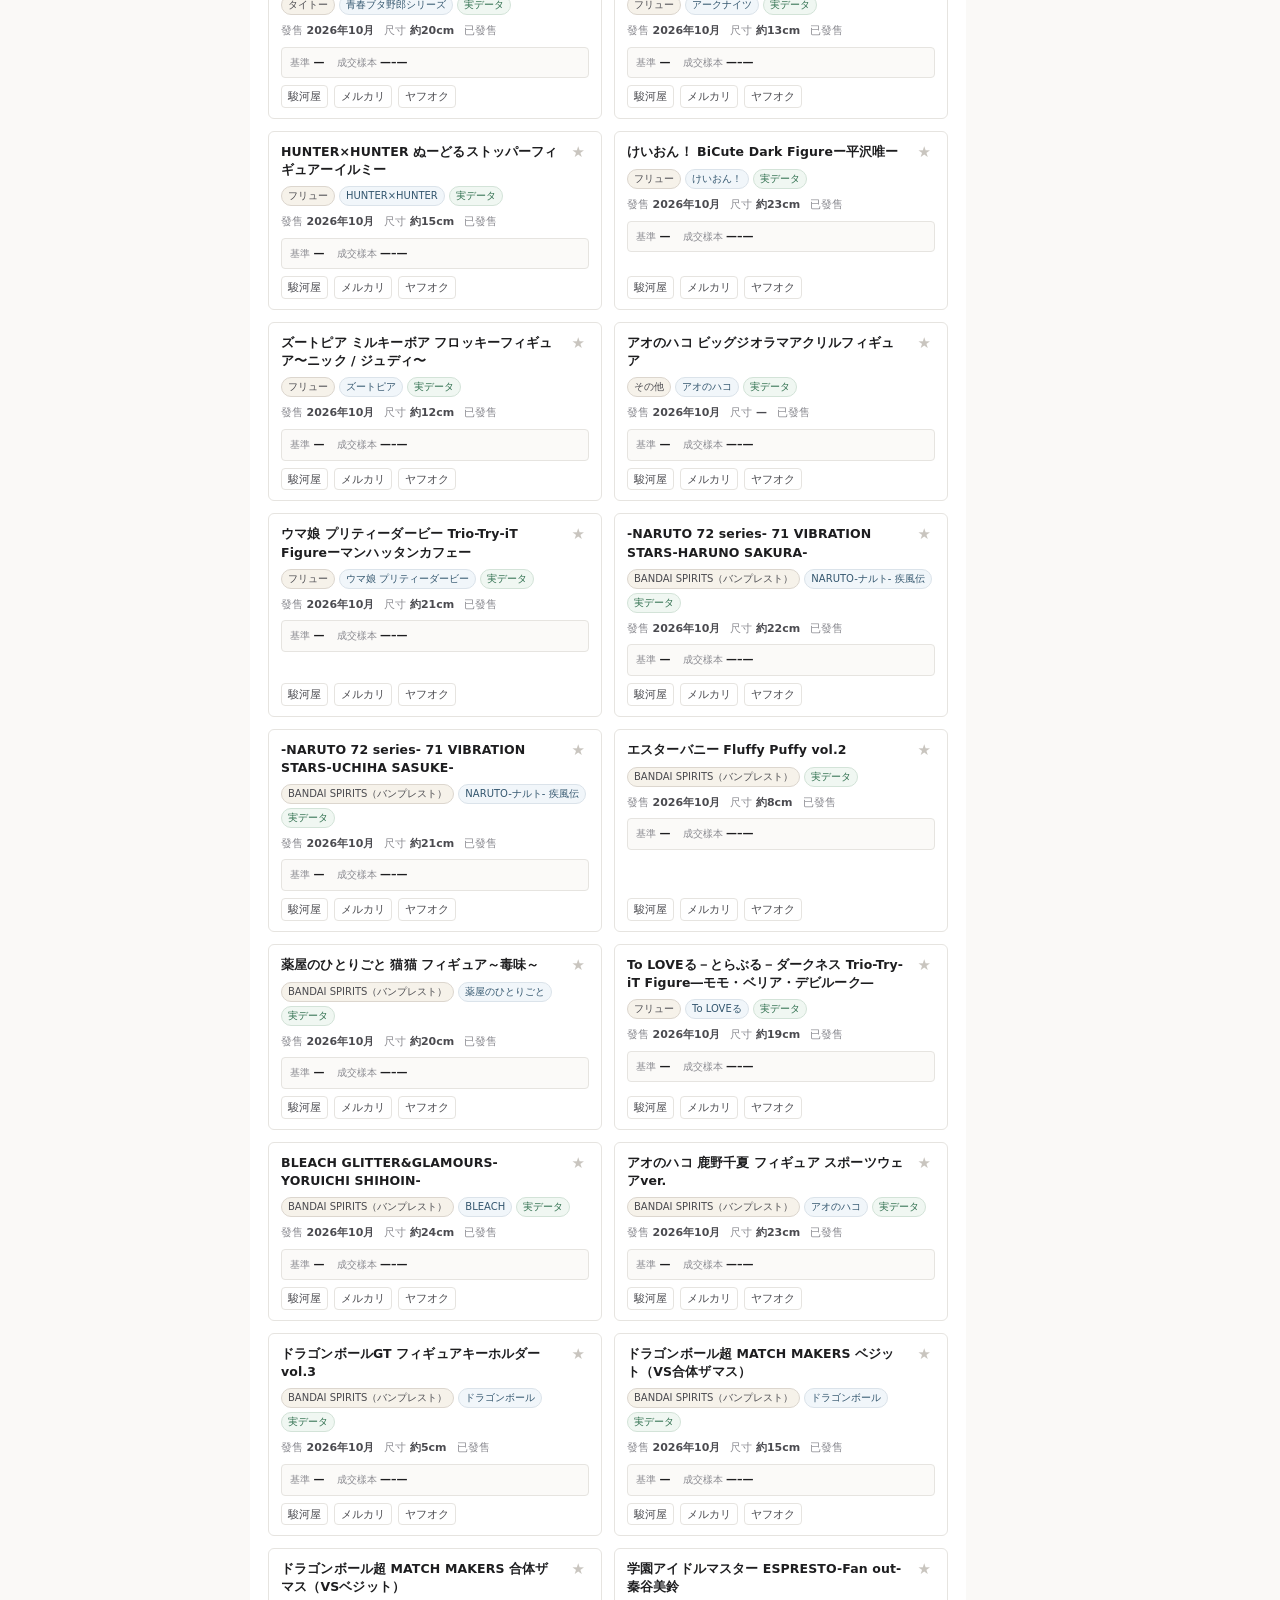
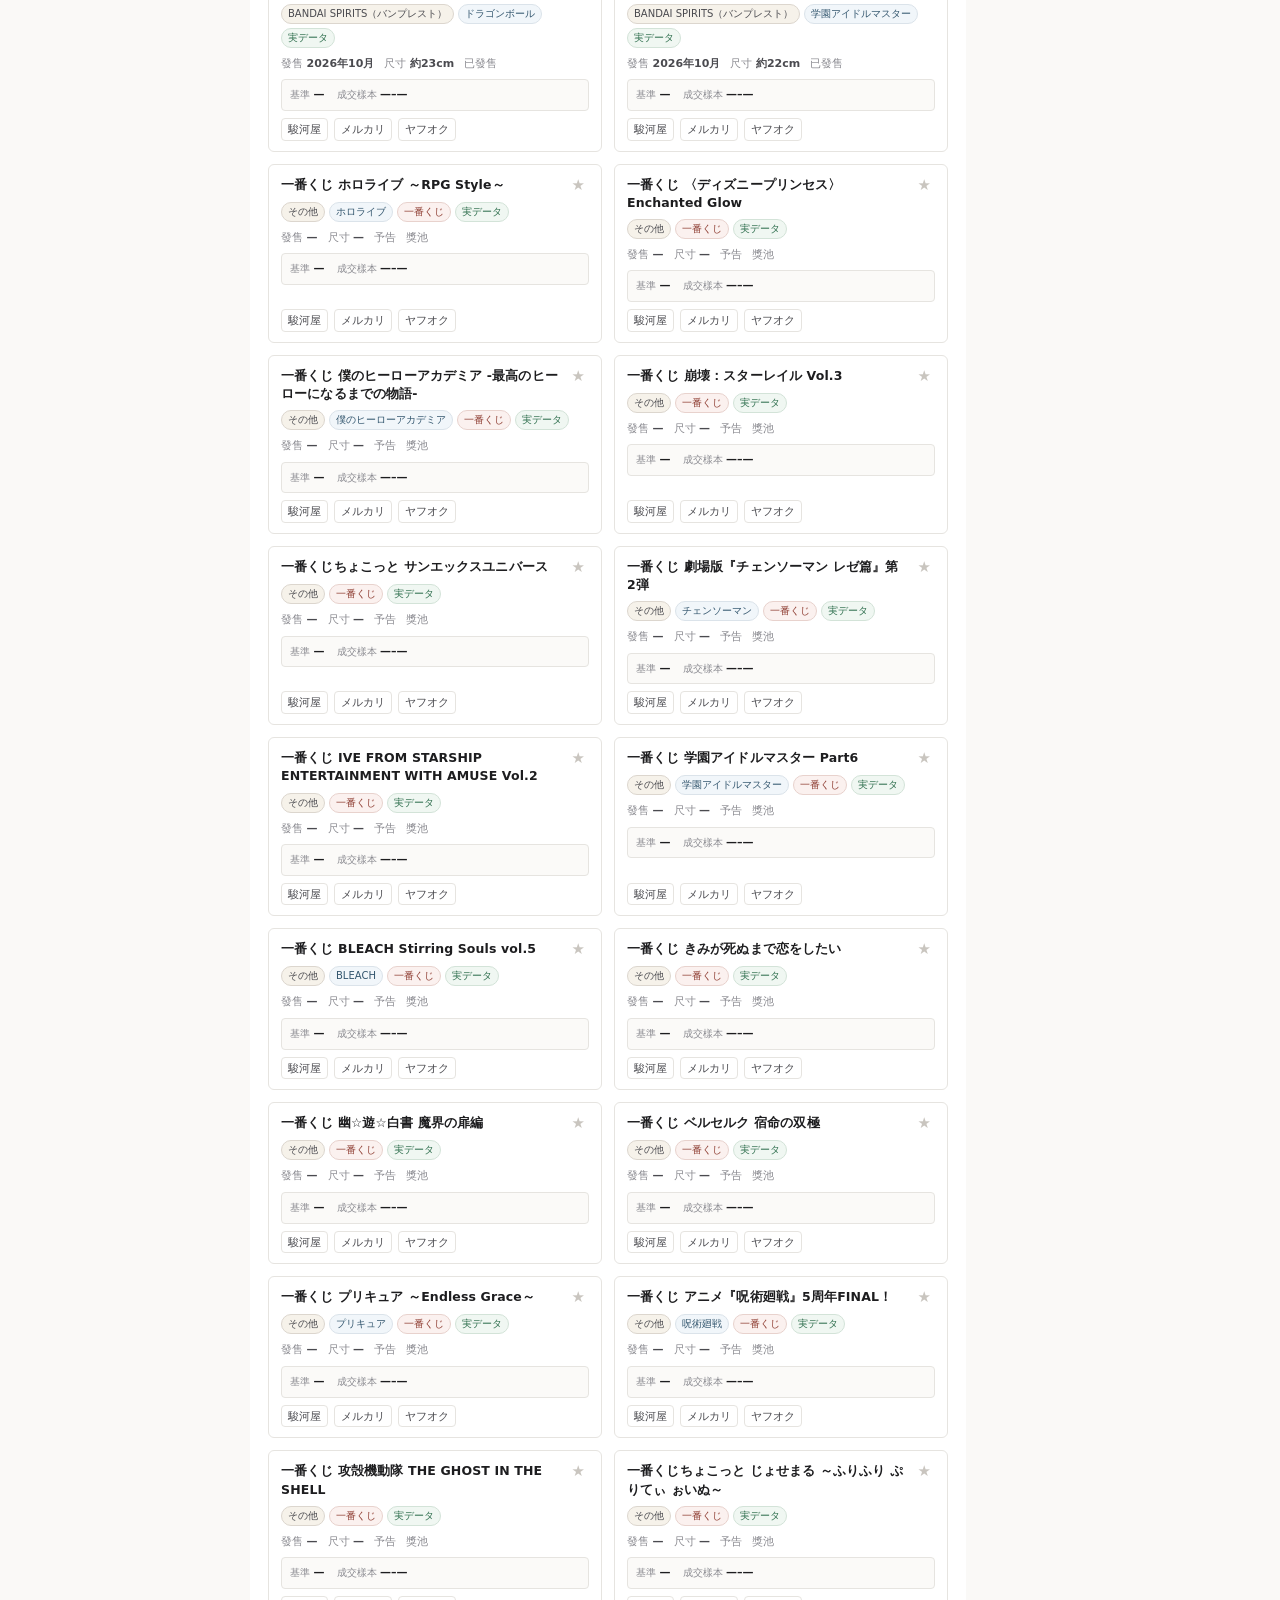
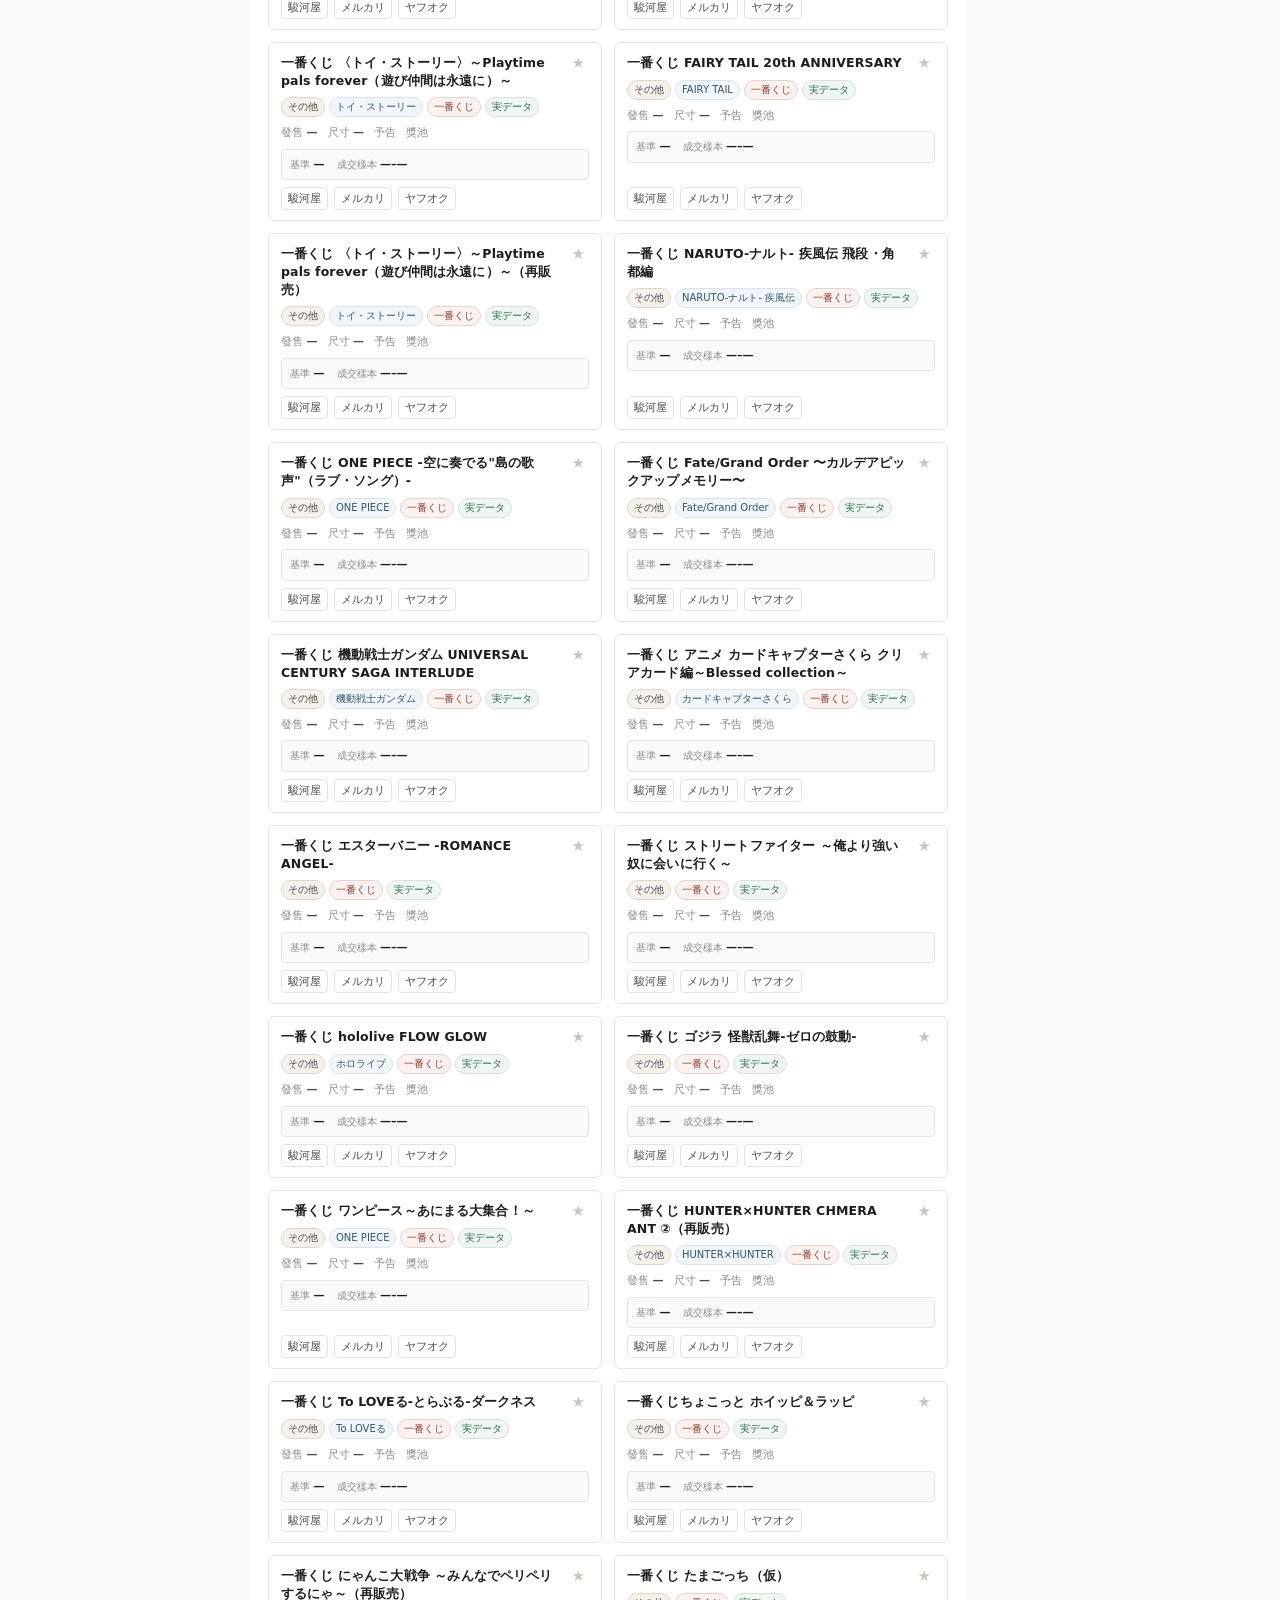
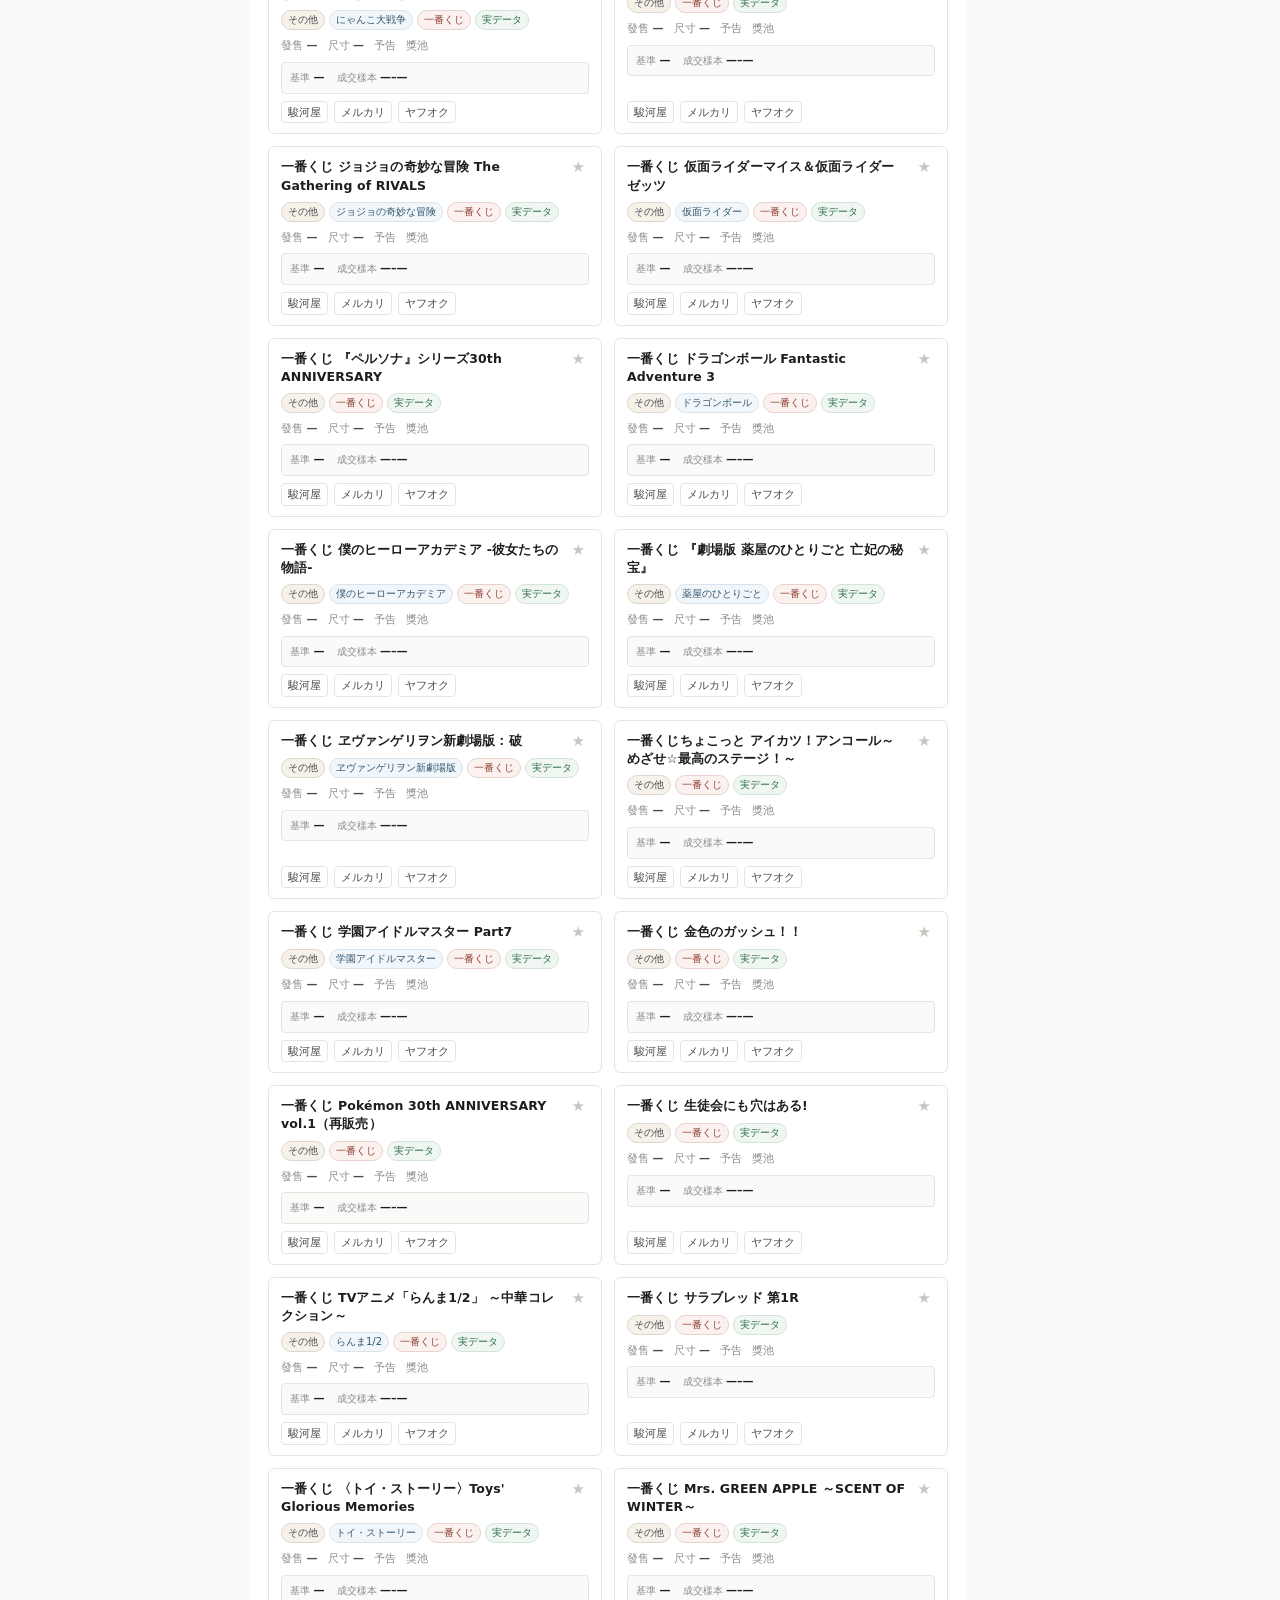
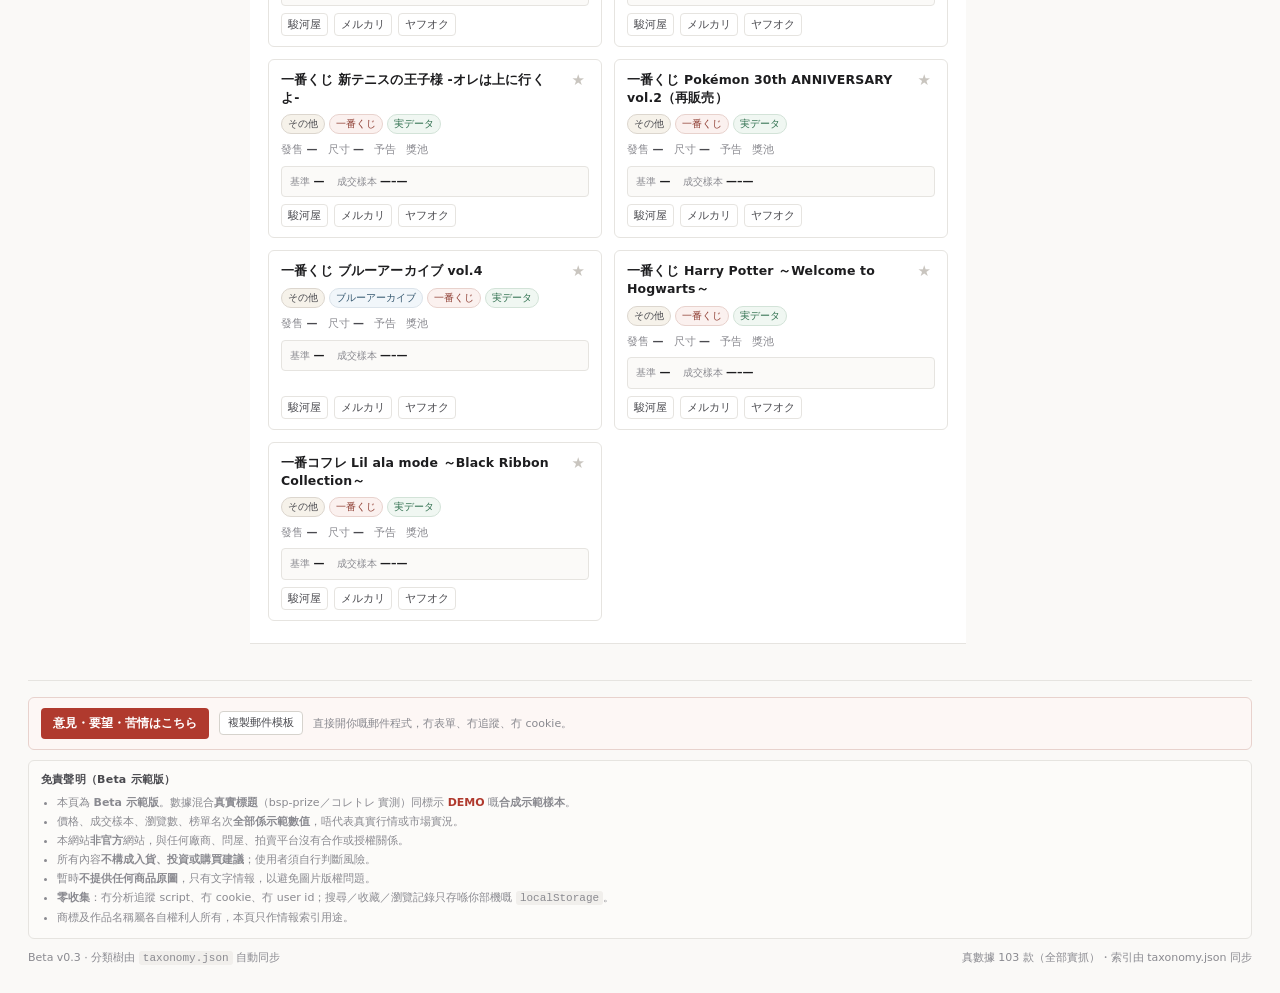
<file: web/demo/standalone.html>
<!doctype html>
<html lang="zh-Hant">
<head>
<meta charset="utf-8">
<meta name="viewport" content="width=device-width, initial-scale=1">
<meta name="robots" content="noindex,nofollow">
<meta name="contact-email" content="leung200303@gmail.com">
<meta name="beta-version" content="v0.3">
<title>景品情報索引 — 日本夾機景品・一番くじ（Beta 示範版）</title>
<meta name="description" content="日本夾機景品／一番くじ情報索引（Beta 示範版）。搜尋、多維篩選、瀏覽熱度榜、本地收藏。非官方、示範數據、不構成入貨建議。">
<style>
/* 景品情報索引 — 日系簡潔風：白底、細線、低飽和、資訊密度高 */
:root{
  --ink:#1d1d1f; --ink2:#4a4a4f; --muted:#8a8a90;
  --line:#e6e4e0; --line2:#d6d3cd; --bg:#faf9f7; --panel:#ffffff;
  --accent:#b03a2e; --accent-weak:#f6e9e7;
  --ok:#2f6f4e; --warn:#a8792b;
  --radius:6px;
  --font: "Hiragino Sans","Noto Sans JP","Yu Gothic UI",-apple-system,"Segoe UI",system-ui,sans-serif;
}
*{box-sizing:border-box}
html,body{margin:0;padding:0}
body{
  font-family:var(--font); color:var(--ink); background:var(--bg);
  font-size:13px; line-height:1.6; -webkit-font-smoothing:antialiased;
}
h1,h2,h3{margin:0; font-weight:600; letter-spacing:.01em}
button{font-family:inherit; font-size:inherit; cursor:pointer}
code{font-family:ui-monospace,SFMono-Regular,Menlo,monospace; font-size:11px; background:#f1efec; padding:1px 4px; border-radius:3px}
.muted{color:var(--muted)}
.hidden{display:none !important}

/* ---------- header ---------- */
.site{
  display:flex; align-items:flex-end; justify-content:space-between; gap:16px;
  padding:18px 28px 14px; background:var(--panel); border-bottom:1px solid var(--line);
}
.brand h1{font-size:19px; display:flex; align-items:center; gap:8px}
.badge-demo{
  font-size:10px; font-weight:600; letter-spacing:.08em; color:#fff;
  background:var(--accent); padding:2px 6px; border-radius:3px;
}
.brand .sub{margin:2px 0 0; color:var(--muted); font-size:11.5px}
.viewtoggle{display:flex; border:1px solid var(--line2); border-radius:var(--radius); overflow:hidden; background:#fff}
.viewtoggle button{
  border:0; background:transparent; padding:7px 14px; color:var(--ink2); font-size:12px;
}
.viewtoggle button+button{border-left:1px solid var(--line2)}
.viewtoggle button.active{background:var(--ink); color:#fff}

/* ---------- notice / tabs ---------- */
.notice{
  margin:12px 28px 0; padding:9px 12px; font-size:11.5px; color:#6a5b46;
  background:#fdf8f0; border:1px solid #eee2cd; border-radius:var(--radius);
}
.notice u{text-underline-offset:2px}
.tabs{display:flex; gap:4px; padding:14px 28px 0; flex-wrap:wrap}
.tabs button{
  border:1px solid transparent; background:transparent; color:var(--ink2);
  padding:7px 13px; border-radius:var(--radius) var(--radius) 0 0; font-size:12.5px;
}
.tabs button:hover{background:#f2f0ec}
.tabs button.active{
  background:var(--panel); border-color:var(--line); border-bottom-color:var(--panel);
  color:var(--ink); font-weight:600; position:relative; top:1px;
}
.count{display:inline-block; min-width:16px; padding:0 4px; margin-left:4px;
  background:var(--accent-weak); color:var(--accent); border-radius:8px; font-size:10.5px}

/* ---------- layout ---------- */
.layout{
  display:grid; grid-template-columns:222px minmax(0,1fr) 286px;
  gap:0; padding:0 28px 36px; align-items:start;
}
.filters,.results,.sidebar{background:var(--panel); border:1px solid var(--line)}
.filters{border-radius:0 0 0 var(--radius); padding:14px 14px 18px; font-size:12px}
.results{border-left:0; border-right:0; padding:16px 18px 22px; min-height:70vh}
.sidebar{border-radius:0 0 var(--radius) 0; padding:14px 14px 18px}

/* ---------- filters ---------- */
.fgroup{margin-bottom:14px}
.fgroup h3{
  font-size:11px; color:var(--muted); text-transform:none; letter-spacing:.04em;
  margin:0 0 6px; display:flex; justify-content:space-between; align-items:center;
}
.fgroup h3 .clr{color:var(--accent); font-size:10.5px; border:0; background:none; padding:0}
.fopt{display:flex; align-items:center; gap:6px; padding:2px 0; color:var(--ink2)}
.fopt input{accent-color:var(--accent); margin:0}
.fopt label{cursor:pointer; flex:1; white-space:nowrap; overflow:hidden; text-overflow:ellipsis}
.fopt .n{color:var(--muted); font-size:10.5px}
.fmore{border:0; background:none; color:var(--accent); font-size:10.5px; padding:2px 0}
.filter-foot{margin-top:6px; border-top:1px solid var(--line); padding-top:10px}
.filter-foot button{
  width:100%; border:1px solid var(--line2); background:#fff; border-radius:var(--radius);
  padding:6px; color:var(--ink2); font-size:11.5px;
}

/* ---------- search ---------- */
.searchbar{display:flex; gap:8px; margin-bottom:12px}
.searchbar input{
  flex:1; border:1px solid var(--line2); border-radius:var(--radius);
  padding:9px 12px; font-size:13px; font-family:inherit; background:#fff; color:var(--ink);
}
.searchbar input:focus{outline:2px solid #cfd8e3; outline-offset:-1px; border-color:#b9c4d1}
.searchbar button{
  border:1px solid var(--line2); background:#fff; border-radius:var(--radius);
  width:36px; color:var(--muted);
}
.result-head{display:flex; justify-content:space-between; align-items:center;
  padding-bottom:10px; border-bottom:1px solid var(--line); margin-bottom:12px; font-size:12px}
.sortwrap{color:var(--muted); font-size:11.5px}
.sortwrap select{border:1px solid var(--line2); border-radius:4px; padding:3px 6px;
  font-family:inherit; font-size:11.5px; background:#fff; color:var(--ink2); margin-left:4px}

/* ---------- cards ---------- */
.cards{display:grid; grid-template-columns:repeat(auto-fill,minmax(280px,1fr)); gap:12px}
.card{
  border:1px solid var(--line); border-radius:var(--radius); padding:11px 12px 10px;
  background:#fff; display:flex; flex-direction:column; gap:7px; position:relative;
}
.card:hover{border-color:var(--line2); box-shadow:0 1px 4px rgba(0,0,0,.04)}
.card.dim{opacity:.55}
.card-top{display:flex; justify-content:space-between; gap:8px; align-items:flex-start}
.card-title{font-size:12.5px; font-weight:600; line-height:1.45; margin:0; word-break:break-word}
.card-title mark{background:#fff2a8; color:inherit; padding:0 1px}
.chips{display:flex; flex-wrap:wrap; gap:4px}
.chip{
  font-size:10px; padding:1px 6px; border-radius:10px; border:1px solid var(--line);
  color:var(--ink2); background:#faf9f7; white-space:nowrap;
}
.chip.maker{border-color:#dcd6ce; background:#f6f2ea}
.chip.ip{border-color:#dbe3ea; background:#f1f6fa; color:#33566e}
.chip.brand{border-color:#e2ded6}
.chip.kuji{border-color:#e8d2cd; background:#fbf1ef; color:#8d3b30}
.chip.demo{border-color:#e6dcc6; background:#fdf8ea; color:#8a6a24}
.chip.real{border-color:#d3e3d8; background:#f0f7f2; color:#2f6f4e}
.card-meta{display:flex; flex-wrap:wrap; gap:10px; font-size:11px; color:var(--muted)}
.card-meta b{font-weight:600; color:var(--ink2)}
.price{
  display:flex; gap:12px; align-items:baseline; padding:6px 8px; background:#fbfaf8;
  border:1px solid var(--line); border-radius:4px; font-size:11px;
}
.price .k{color:var(--muted); font-size:10px}
.price .v{font-weight:600; font-variant-numeric:tabular-nums}
.price .stale{color:var(--warn); font-size:10px}
.card-foot{display:flex; justify-content:space-between; align-items:center; gap:8px; margin-top:auto}
.links{display:flex; gap:6px; flex-wrap:wrap}
.links a{
  font-size:10.5px; color:var(--ink2); text-decoration:none; border:1px solid var(--line);
  border-radius:4px; padding:2px 6px; background:#fff;
}
.links a:hover{border-color:var(--line2); background:#faf9f7}
.fav{
  border:0; background:none; font-size:15px; line-height:1; color:#c9c5bf; padding:2px 4px;
}
.fav.on{color:var(--accent)}
.views{font-size:10.5px; color:var(--muted); white-space:nowrap}
.views b{color:var(--ink2); font-variant-numeric:tabular-nums}

/* ---------- sidebar ---------- */
.panel{margin-bottom:16px; padding-bottom:14px; border-bottom:1px solid var(--line)}
.panel:last-child{border-bottom:0; margin-bottom:0; padding-bottom:0}
.panel h2{font-size:12px; margin-bottom:2px}
.panel-note{font-size:10.5px; color:var(--warn); margin:0 0 8px}
.rank{margin:0; padding-left:18px; font-size:11.5px}
.rank li{margin-bottom:5px; color:var(--ink2); line-height:1.4}
.rank li .t{display:block; white-space:nowrap; overflow:hidden; text-overflow:ellipsis}
.rank li .m{color:var(--muted); font-size:10.5px}
.rank button{border:0; background:none; padding:0; text-align:left; color:inherit; font:inherit}
.mini-list{margin:0; padding:0; list-style:none; font-size:11.5px}
.mini-list li{padding:3px 0; color:var(--ink2); white-space:nowrap; overflow:hidden; text-overflow:ellipsis}
.mini-list button{border:0; background:none; padding:0; color:inherit; font:inherit; text-align:left}
.privacy p{font-size:11px; color:var(--ink2); margin:0 0 8px}
.ghost{border:1px solid var(--line2); background:#fff; border-radius:4px; padding:5px 9px; font-size:11px; color:var(--ink2)}

/* ---------- preview / empty ---------- */
.preview{display:flex; flex-direction:column; gap:8px}
.prow{border:1px solid var(--line); border-radius:var(--radius); padding:9px 11px; background:#fff}
.prow .pt{font-size:12.5px; font-weight:600; margin:0 0 3px}
.prow .pm{font-size:10.5px; color:var(--muted)}
.empty{padding:48px 12px; text-align:center; color:var(--muted); font-size:12px}

/* ---------- footer ---------- */
.site-foot{
  display:flex; flex-direction:column; gap:10px;
  padding:16px 0 28px; color:var(--muted); font-size:11px;
  border-top:1px solid var(--line); margin:0 28px;
}
.disclaimer{border:1px solid var(--line); background:#fcfbf9; border-radius:var(--radius); padding:10px 12px}
.disclaimer h2{font-size:11px; color:var(--ink2); margin-bottom:5px; letter-spacing:.02em}
.disclaimer ul{margin:0; padding-left:16px}
.disclaimer li{margin:2px 0; line-height:1.55}
.disclaimer em{font-style:normal; color:var(--accent); font-weight:600}
.foot-meta{display:flex; justify-content:space-between; gap:12px; flex-wrap:wrap}

.badge-beta{
  font-size:10px; font-weight:600; letter-spacing:.08em; color:#8a6a24;
  background:#fdf2d8; border:1px solid #e8d9b4; padding:2px 6px; border-radius:3px;
}
.fb-note{font-size:10.5px; color:var(--muted); margin:6px 0 8px}
.fb-note.ok{color:var(--ok)}


/* ---------- 意見・要望・苦情（mailto） ---------- */
.panel.contact{border:1px solid #e8d2cd; background:#fdf7f5; border-radius:var(--radius);
  padding:10px 12px; margin-bottom:16px}
.panel.contact h2{color:var(--accent)}
.contact-lead{font-size:11px; color:var(--ink2); margin:0 0 8px; line-height:1.55}
.contact-btn{display:block; text-align:center; text-decoration:none; background:var(--accent);
  color:#fff; border-radius:4px; padding:9px 10px; font-size:12.5px; font-weight:600}
.contact-btn:hover{filter:brightness(1.06)}
.contact-btn:focus-visible{outline:2px solid #6b2a22; outline-offset:2px}
.panel.contact .ghost{margin-top:7px; width:100%}
.foot-contact{display:flex; align-items:center; gap:10px; flex-wrap:wrap;
  padding:10px 12px; border:1px solid #e8d2cd; background:#fdf7f5; border-radius:var(--radius)}
.foot-contact .contact-btn{display:inline-block; padding:6px 12px; font-size:12px}
.ghost.small{padding:4px 8px; font-size:10.5px}

/* ---------- responsive ---------- */
@media (max-width:1080px){
  .layout{grid-template-columns:200px minmax(0,1fr); }
  .sidebar{grid-column:1 / -1; border-left:1px solid var(--line); border-top:0;
    border-radius:0 0 var(--radius) var(--radius)}
  .results{border-right:1px solid var(--line)}
}
@media (max-width:760px){
  .site{padding:14px 16px 12px; flex-direction:column; align-items:flex-start}
  .notice,.tabs,.layout,.site-foot{margin-left:0; margin-right:0}
  .notice{margin:10px 16px 0}
  .tabs{padding:10px 16px 0}
  .layout{grid-template-columns:1fr; padding:0 16px 24px}
  .filters{border-radius:var(--radius) var(--radius) 0 0; border-bottom:0}
  .results{border-left:1px solid var(--line); border-right:1px solid var(--line)}
  .site-foot{margin:0 16px; flex-direction:column}
}

</style>
</head>
<body>

<header class="site">
  <div class="brand">
    <h1>景品情報索引<span class="badge-demo">DEMO</span><span class="badge-beta">BETA</span></h1>
    <p class="sub">日本夾機景品 ・ 一番くじ ｜ 情報索引（Beta 示範版・非官方）</p>
  </div>
  <div class="header-actions">
    <div class="viewtoggle" role="group" aria-label="切換視角">
      <button data-view="player" class="active" type="button">一般玩家</button>
      <button data-view="shop" type="button">店舖採購視角</button>
    </div>
  </div>
</header>

<div class="notice" role="note">
  <strong>示範數據</strong>：真實標題（bsp-prize／コレトレ 實測）＋ 標示 <em>DEMO</em> 嘅合成示範貨。
  榜單標示為「<strong>玩家瀏覽熱度</strong>」，<u>唔係採購行情指標</u>。
  搜尋、瀏覽記錄、收藏全部喺瀏覽器本地運算，唔上傳伺服器。
</div>

<nav class="tabs" aria-label="主分類">
  <button data-channel="all" class="active" type="button">全部</button>
  <button data-channel="prize" type="button">夾機景品</button>
  <button data-channel="ichiban_kuji" type="button">一番くじ</button>
  <button data-channel="preview" type="button">新貨速報</button>
  <button data-channel="favorites" type="button">我的收藏 <span id="favCount" class="count">0</span></button>
</nav>

<main class="layout">
  <aside class="filters" id="filters" aria-label="篩選"></aside>

  <section class="results">
    <div class="searchbar">
      <input id="q" type="search" autocomplete="off"
             placeholder="搵商品名／角色／IP／系列線…（例：MAXIMATIC、義勇、ちいかわ、Luminasta）">
      <button id="clearQ" type="button" title="清除">✕</button>
    </div>

    <div class="result-head">
      <span id="resultCount" class="muted">—</span>
      <label class="sortwrap">排序
        <select id="sort">
          <option value="relevance">相關度</option>
          <option value="newest">發售月（新→舊）</option>
          <option value="views">瀏覽熱度</option>
          <option value="price">基準價（高→低）</option>
          <option value="size">尺寸（大→小）</option>
        </select>
      </label>
    </div>

    <div id="list" class="cards"></div>
    <div id="previewList" class="preview hidden"></div>
    <div id="empty" class="empty hidden">冇符合條件嘅貨。試下減少篩選，或者用 IP／系列線搜。</div>
  </section>

  <aside class="sidebar">
    <section class="panel">
      <h2 id="rank1Title">7 日瀏覽熱度 TOP10</h2>
      <p class="panel-note" id="rank1Note">玩家瀏覽熱度（非採購行情指標）</p>
      <ol id="rankItems" class="rank"></ol>
    </section>

    <section class="panel">
      <h2 id="rank2Title">IP 瀏覽熱度</h2>
      <p class="panel-note" id="rank2Note">按商品瀏覽量彙總，唔係搜尋查詢量</p>
      <ol id="rankIp" class="rank"></ol>
    </section>

    <section class="panel">
      <h2>我的收藏</h2>
      <ul id="favList" class="mini-list"><li class="muted">未有收藏</li></ul>
    </section>

    <section class="panel">
      <h2>最近搜尋</h2>
      <ul id="recentQ" class="mini-list"><li class="muted">—</li></ul>
    </section>

    <section class="panel contact">
      <h2>意見・要望・苦情</h2>
      <p class="contact-lead">缺貨、想加 IP／系列、資料有錯、用落唔順、想鬧——直接開郵件寫就得。</p>
      <a class="contact-btn" data-contact href="mailto:" rel="nofollow noopener">意見・要望・苦情はこちら</a>
      <button id="copyTemplate" class="ghost" type="button">一鍵複製郵件模板</button>
      <p class="fb-note" id="tplNote">複製「版本號＋你嘅情況」做模板，貼落郵件就發。唔使註冊、唔使填表。</p>
    </section>

    <section class="panel privacy">
      <h2>私隱</h2>
      <p>搜尋同篩選喺頁面內完成；瀏覽記錄、收藏、最近搜尋存喺 <code>localStorage</code>，唔會離開你部機。冇分析追蹤 script、冇 cookie。</p>
      <button id="exportFeedback" class="ghost" type="button">複製我嘅搜尋記錄（自願回報 Beta 用）</button>
      <p class="fb-note" id="fbNote">只會複製你最近嘅搜尋詞同篩選狀態成文字，由你自行貼返俾我。唔會自動上傳。</p>
      <button id="clearLocal" class="ghost" type="button">清除本地資料</button>
    </section>
  </aside>
</main>

<footer class="site-foot">
  <div class="foot-contact">
    <a class="contact-btn" data-contact href="mailto:" rel="nofollow noopener">意見・要望・苦情はこちら</a>
    <button id="copyTemplateFoot" class="ghost small" type="button">複製郵件模板</button>
    <span class="muted">直接開你嘅郵件程式，冇表單、冇追蹤、冇 cookie。</span>
  </div>
  <section class="disclaimer">
    <h2>免責聲明（Beta 示範版）</h2>
    <ul>
      <li>本頁為 <strong>Beta 示範版</strong>。數據混合<strong>真實標題</strong>（bsp-prize／コレトレ 實測）同標示 <em>DEMO</em> 嘅<strong>合成示範樣本</strong>。</li>
      <li>價格、成交樣本、瀏覽數、榜單名次<strong>全部係示範數值</strong>，唔代表真實行情或市場實況。</li>
      <li>本網站<strong>非官方</strong>網站，與任何廠商、問屋、拍賣平台沒有合作或授權關係。</li>
      <li>所有內容<strong>不構成入貨、投資或購買建議</strong>；使用者須自行判斷風險。</li>
      <li>暫時<strong>不提供任何商品原圖</strong>，只有文字情報，以避免圖片版權問題。</li>
      <li><strong>零收集</strong>：冇分析追蹤 script、冇 cookie、冇 user id；搜尋／收藏／瀏覽記錄只存喺你部機嘅 <code>localStorage</code>。</li>
      <li>商標及作品名稱屬各自權利人所有，本頁只作情報索引用途。</li>
    </ul>
  </section>
  <div class="foot-meta">
    <span>Beta v0.3 · 分類樹由 <code>taxonomy.json</code> 自動同步</span>
    <span id="metaCount" class="muted"></span>
  </div>
</footer>

<script>
window.__PI_INLINE__ = {taxonomy: {
  "_meta": {
    "generated_at": "2026-10-28",
    "generator": "module1/export_taxonomy.py",
    "sources": [
      "module1/aliases.py",
      "schema/01_schema.sql",
      "schema/gen_seed.py"
    ],
    "do_not_edit": "唔准手改；改來源後重跑 script",
    "counts": {
      "makers": 9,
      "works": 100,
      "brand_lines": 25,
      "categories": 12
    }
  },
  "nav": [
    {
      "id": "kuji",
      "label_zh": "一番くじ",
      "label_jp": "一番くじ",
      "route": "/kuji",
      "status": "ok"
    },
    {
      "id": "prize",
      "label_zh": "夾機景品",
      "label_jp": "プライズ",
      "route": "/prize",
      "status": "ok"
    },
    {
      "id": "used",
      "label_zh": "中古二手",
      "label_jp": "中古",
      "route": "/used",
      "status": "ok",
      "note": "只存外部連結＋樣本價，唔抓全量"
    },
    {
      "id": "schedule",
      "label_zh": "發售日程",
      "label_jp": "発売スケジュール",
      "route": "/schedule",
      "status": "ok"
    },
    {
      "id": "market",
      "label_zh": "行情數據",
      "label_jp": "相場",
      "route": "/market",
      "status": "phase2",
      "note": "第一階段只出 price_ref 基準線，唔做走勢圖"
    },
    {
      "id": "ranking",
      "label_zh": "排行榜",
      "label_jp": "ランキング",
      "route": "/ranking",
      "status": "pending",
      "note": "等決定：item 級每日聚合（方案A）或外部訊號（方案B）"
    },
    {
      "id": "mine",
      "label_zh": "我的收藏",
      "label_jp": "マイリスト",
      "route": "/mine",
      "status": "ok",
      "note": "純 localStorage，零後端"
    }
  ],
  "filters": {
    "channel_type": [
      {
        "code": "prize",
        "label_zh": "夾機景品",
        "label_jp": "プライズ",
        "nav": "prize"
      },
      {
        "code": "ichiban_kuji",
        "label_zh": "一番くじ",
        "label_jp": "一番くじ",
        "nav": "kuji"
      },
      {
        "code": "gacha",
        "label_zh": "扭蛋",
        "label_jp": "ガチャ",
        "nav": null
      },
      {
        "code": "retail",
        "label_zh": "一般販售",
        "label_jp": "一般販売",
        "nav": null
      }
    ],
    "maker": [
      {
        "code": "bandai_spirits",
        "name_jp": "BANDAI SPIRITS（バンプレスト）",
        "name_en": "Bandai Spirits",
        "aliases": [
          "バンプレスト",
          "バンプレ",
          "BANPRESTO",
          "バンダイスピリッツ",
          "BANDAI SPIRITS"
        ]
      },
      {
        "code": "sega_fave",
        "name_jp": "セガ フェイブ",
        "name_en": "Sega Fave",
        "aliases": [
          "セガ",
          "SEGA",
          "セガフェイブ",
          "セガ フェイブ"
        ]
      },
      {
        "code": "taito",
        "name_jp": "タイトー",
        "name_en": "Taito",
        "aliases": [
          "TAITO",
          "株式会社タイトー"
        ]
      },
      {
        "code": "furyu",
        "name_jp": "フリュー",
        "name_en": "FuRyu",
        "aliases": [
          "FURYU",
          "フリュー"
        ]
      },
      {
        "code": "eikoh",
        "name_jp": "エイコー",
        "name_en": "Eikoh",
        "aliases": [
          "EIKOH",
          "エイコー"
        ]
      },
      {
        "code": "system_service",
        "name_jp": "システムサービス",
        "name_en": "System Service",
        "aliases": [
          "SYSTEM SERVICE"
        ]
      },
      {
        "code": "konami_ags",
        "name_jp": "コナミアーケードゲームス",
        "name_en": "Konami Amusement",
        "aliases": [
          "コナミ",
          "KONAMI",
          "コナミアミューズメント"
        ]
      },
      {
        "code": "kitan_club",
        "name_jp": "奇譚クラブ",
        "name_en": "Kitan Club",
        "aliases": [
          "KITAN CLUB"
        ]
      },
      {
        "code": "other",
        "name_jp": "その他",
        "name_en": "Other",
        "aliases": [
          "TAKARA",
          "TAKARA TOMY",
          "タカラトミー"
        ]
      }
    ],
    "brand_line": [
      {
        "code": "maximatic",
        "maker": "bandai_spirits",
        "name": "MAXIMATIC",
        "aliases": [
          "マキシマティック"
        ]
      },
      {
        "code": "grandista",
        "maker": "bandai_spirits",
        "name": "Grandista",
        "aliases": [
          "グランディスタ"
        ]
      },
      {
        "code": "vibration_stars",
        "maker": "bandai_spirits",
        "name": "VIBRATION STARS",
        "aliases": [
          "バイブレーションスターズ"
        ]
      },
      {
        "code": "memorable_saga",
        "maker": "bandai_spirits",
        "name": "Memorable Saga",
        "aliases": [
          "メモラブルサーガ"
        ]
      },
      {
        "code": "spiritflicks",
        "maker": "bandai_spirits",
        "name": "SPIRITFLICKS",
        "aliases": [
          "スピリットフリックス"
        ]
      },
      {
        "code": "banpresto_figure",
        "maker": "bandai_spirits",
        "name": "BANPRESTO FIGURE",
        "aliases": [
          "バンプレストフィギュア"
        ]
      },
      {
        "code": "brc",
        "maker": "bandai_spirits",
        "name": "BATTLE RECORD COLLECTION",
        "aliases": [
          "バトルレコードコレクション"
        ]
      },
      {
        "code": "glitter_glamours",
        "maker": "bandai_spirits",
        "name": "GLITTER&GLAMOURS",
        "aliases": [
          "グリッターアンドグラマラス"
        ]
      },
      {
        "code": "glasscape",
        "maker": "bandai_spirits",
        "name": "Glasscape",
        "aliases": [
          "グラスケープ"
        ]
      },
      {
        "code": "espresto",
        "maker": "bandai_spirits",
        "name": "ESPRESTO",
        "aliases": [
          "エスプレスト"
        ]
      },
      {
        "code": "sofvimates",
        "maker": "bandai_spirits",
        "name": "SOFVIMATES",
        "aliases": [
          "ソフビメイツ"
        ]
      },
      {
        "code": "banpre_kuji",
        "maker": "bandai_spirits",
        "name": "バンプレくじ",
        "aliases": [
          "バンプレくじ",
          "バンプレストくじ"
        ]
      },
      {
        "code": "naruto72",
        "maker": "bandai_spirits",
        "name": "NARUTO 72 series",
        "aliases": [
          "NARUTO72"
        ]
      },
      {
        "code": "noodle_stopper",
        "maker": "furyu",
        "name": "ぬーどるストッパーフィギュア",
        "aliases": [
          "ヌードルストッパー",
          "ぬーどるすとっぱー"
        ]
      },
      {
        "code": "bicute_bunnies",
        "maker": "furyu",
        "name": "BiCute Bunnies",
        "aliases": [
          "ビキュートバニーズ"
        ]
      },
      {
        "code": "bicute_dark",
        "maker": "furyu",
        "name": "BiCute Dark",
        "aliases": [
          "ビキュートダーク"
        ]
      },
      {
        "code": "kurippy",
        "maker": "furyu",
        "name": "くりっぴぃ",
        "aliases": [
          "クリッピー"
        ]
      },
      {
        "code": "melffy",
        "maker": "furyu",
        "name": "melffy",
        "aliases": [
          "メルフィ"
        ]
      },
      {
        "code": "tenitol",
        "maker": "furyu",
        "name": "TENITOL",
        "aliases": [
          "テニトル"
        ]
      },
      {
        "code": "luminasta",
        "maker": "sega_fave",
        "name": "Luminasta",
        "aliases": [
          "ルミナスタ"
        ]
      },
      {
        "code": "spm",
        "maker": "sega_fave",
        "name": "SPM（スーパープレミアムフィギュア）",
        "aliases": [
          "スーパープレミアムフィギュア",
          "SPM"
        ]
      },
      {
        "code": "yumemirize",
        "maker": "sega_fave",
        "name": "Yumemirize",
        "aliases": [
          "ユメミライズ"
        ]
      },
      {
        "code": "desktop_x2",
        "maker": "sega_fave",
        "name": "Desktop×Desktop",
        "aliases": [
          "デスクトップ"
        ]
      },
      {
        "code": "desktop_cute",
        "maker": "taito",
        "name": "Desktop Cute",
        "aliases": [
          "デスクトップキュート"
        ]
      },
      {
        "code": "amp_plus",
        "maker": "taito",
        "name": "AMP＋",
        "aliases": [
          "アンプラス"
        ]
      }
    ],
    "ip_work": [
      {
        "code": "kimetsu",
        "title_jp": "鬼滅の刃",
        "title_en": "Demon Slayer",
        "title_zh": "鬼滅之刃",
        "aliases": [
          "鬼滅の刃",
          "Kimetsu"
        ]
      },
      {
        "code": "one_piece",
        "title_jp": "ONE PIECE",
        "title_en": "One Piece",
        "title_zh": "海賊王",
        "aliases": [
          "ワンピース",
          "ONE PIECE",
          "海賊王"
        ]
      },
      {
        "code": "jujutsu",
        "title_jp": "呪術廻戦",
        "title_en": "Jujutsu Kaisen",
        "title_zh": "咒術迴戰",
        "aliases": [
          "呪術廻戦",
          "呪術"
        ]
      },
      {
        "code": "dragon_ball",
        "title_jp": "ドラゴンボール",
        "title_en": "Dragon Ball",
        "title_zh": "龍珠",
        "aliases": [
          "ドラゴンボール シリーズ",
          "ドラゴンボール",
          "DRAGON BALL",
          "龍珠"
        ]
      },
      {
        "code": "naruto",
        "title_jp": "NARUTO-ナルト- 疾風伝",
        "title_en": "Naruto Shippuden",
        "title_zh": "火影忍者",
        "aliases": [
          "NARUTO-ナルト- 疾風伝",
          "NARUTO",
          "ナルト",
          "火影忍者"
        ]
      },
      {
        "code": "chiikawa",
        "title_jp": "ちいかわ",
        "title_en": "Chiikawa",
        "title_zh": "吉伊卡哇",
        "aliases": [
          "ちいかわ"
        ]
      },
      {
        "code": "sanrio",
        "title_jp": "サンリオキャラクターズ",
        "title_en": "Sanrio Characters",
        "title_zh": "Sanrio",
        "aliases": [
          "サンリオキャラクターズ",
          "サンリオ"
        ]
      },
      {
        "code": "blue_archive",
        "title_jp": "ブルーアーカイブ",
        "title_en": "Blue Archive",
        "title_zh": "蔚藍檔案",
        "aliases": [
          "ブルーアーカイブ"
        ]
      },
      {
        "code": "uma_musume",
        "title_jp": "ウマ娘 プリティーダービー",
        "title_en": "Uma Musume",
        "title_zh": "賽馬娘",
        "aliases": [
          "ウマ娘"
        ]
      },
      {
        "code": "touhou",
        "title_jp": "東方Project",
        "title_en": "Touhou Project",
        "title_zh": "東方Project",
        "aliases": [
          "東方Project",
          "東方"
        ]
      },
      {
        "code": "evangelion",
        "title_jp": "ヱヴァンゲリヲン新劇場版",
        "title_en": "Evangelion",
        "title_zh": "新世紀福音戰士",
        "aliases": [
          "ヱヴァンゲリヲン"
        ]
      },
      {
        "code": "k_on",
        "title_jp": "けいおん！",
        "title_en": "K-On!",
        "title_zh": "K-ON！",
        "aliases": [
          "けいおん！",
          "けいおん",
          "K-ON!"
        ]
      },
      {
        "code": "zootopia",
        "title_jp": "ズートピア",
        "title_en": "Zootopia",
        "title_zh": "優獸大都會",
        "aliases": [
          "ズートピア"
        ]
      },
      {
        "code": "minecraft",
        "title_jp": "マインクラフト",
        "title_en": "Minecraft",
        "title_zh": "Minecraft",
        "aliases": [
          "マインクラフト",
          "Minecraft"
        ]
      },
      {
        "code": "toy_story",
        "title_jp": "トイ・ストーリー",
        "title_en": "Toy Story",
        "title_zh": "反斗奇兵",
        "aliases": [
          "トイ・ストーリー"
        ]
      },
      {
        "code": "kingdom",
        "title_jp": "キングダム",
        "title_en": "Kingdom",
        "title_zh": "王者天下",
        "aliases": [
          "キングダム"
        ]
      },
      {
        "code": "hunter",
        "title_jp": "HUNTER×HUNTER",
        "title_en": "Hunter x Hunter",
        "title_zh": "全職獵人",
        "aliases": [
          "HUNTER×HUNTER"
        ]
      },
      {
        "code": "overlord",
        "title_jp": "オーバーロード",
        "title_en": "Overlord",
        "title_zh": "Overlord",
        "aliases": [
          "オーバーロード"
        ]
      },
      {
        "code": "lycoris",
        "title_jp": "リコリス・リコイル",
        "title_en": "Lycoris Recoil",
        "title_zh": "Lycoris Recoil",
        "aliases": [
          "リコリス・リコイル"
        ]
      },
      {
        "code": "dandadan",
        "title_jp": "ダンダダン",
        "title_en": "Dandadan",
        "title_zh": "Dandadan",
        "aliases": [
          "ダンダダン"
        ]
      },
      {
        "code": "kamen_rider",
        "title_jp": "仮面ライダー",
        "title_en": "Kamen Rider",
        "title_zh": "幪面超人",
        "aliases": [
          "仮面ライダー"
        ]
      },
      {
        "code": "ultraman",
        "title_jp": "ウルトラマンシリーズ",
        "title_en": "Ultraman",
        "title_zh": "超人",
        "aliases": [
          "ウルトラマン"
        ]
      },
      {
        "code": "irodori",
        "title_jp": "いちご100％",
        "title_en": "Strawberry 100%",
        "title_zh": "草莓100%",
        "aliases": [
          "いちご100％",
          "いちご100%"
        ]
      },
      {
        "code": "to_love_ru",
        "title_jp": "To LOVEる",
        "title_en": "To Love-Ru",
        "title_zh": "出包王女",
        "aliases": [
          "To LOVEる ダークネス",
          "To LOVEる",
          "出包王女"
        ]
      },
      {
        "code": "kisekoi",
        "title_jp": "その着せ替え人形は恋をする",
        "title_en": "My Dress-Up Darling",
        "title_zh": "戀上換裝娃娃",
        "aliases": [
          "その着せ替え人形は恋をする",
          "着せ恋",
          "戀上換裝娃娃"
        ]
      },
      {
        "code": "blue_lock",
        "title_jp": "ブルーロック",
        "title_en": "Blue Lock",
        "title_zh": "藍色監獄",
        "aliases": [
          "ブルーロック"
        ]
      },
      {
        "code": "doraemon",
        "title_jp": "ドラえもん",
        "title_en": "Doraemon",
        "title_zh": "多啦A夢",
        "aliases": [
          "ドラえもん"
        ]
      },
      {
        "code": "pokemon",
        "title_jp": "ポケットモンスター",
        "title_en": "Pokemon",
        "title_zh": "寵物小精靈",
        "aliases": [
          "ポケモンモンスターシリーズ",
          "ポケットモンスター",
          "ポケモン",
          "Pokemon"
        ]
      },
      {
        "code": "precure",
        "title_jp": "プリキュア",
        "title_en": "Precure",
        "title_zh": "光之美少女",
        "aliases": [
          "プリキュア"
        ]
      },
      {
        "code": "one_punch",
        "title_jp": "ワンパンマン",
        "title_en": "One Punch Man",
        "title_zh": "一拳超人",
        "aliases": [
          "ワンパンマン"
        ]
      },
      {
        "code": "kusuriya",
        "title_jp": "薬屋のひとりごと",
        "title_en": "Apothecary Diaries",
        "title_zh": "藥屋少女的呢喃",
        "aliases": [
          "薬屋のひとりごと",
          "薬屋"
        ]
      },
      {
        "code": "baki",
        "title_jp": "刃牙",
        "title_en": "Baki",
        "title_zh": "刃牙",
        "aliases": [
          "刃牙"
        ]
      },
      {
        "code": "kochikame",
        "title_jp": "こちら葛飾区亀有公園前派出所",
        "title_en": "Kochikame",
        "title_zh": "烏龍派出所",
        "aliases": [
          "こちら葛飾区亀有公園前派出所",
          "こち亀"
        ]
      },
      {
        "code": "thoroughbred",
        "title_jp": "サラブレッドコレクション",
        "title_en": "Thoroughbred Collection",
        "title_zh": "賽馬收藏",
        "aliases": [
          "サラブレッドコレクション"
        ]
      },
      {
        "code": "chainsaw_man",
        "title_jp": "チェンソーマン",
        "title_en": "Chainsaw Man",
        "title_zh": "電鋸人",
        "aliases": [
          "チェンソーマン"
        ]
      },
      {
        "code": "gakuen_idolmaster",
        "title_jp": "学園アイドルマスター",
        "title_en": "Gakuen Idolmaster",
        "title_zh": "學園偶像大師",
        "aliases": [
          "学園アイドルマスター",
          "学マス"
        ]
      },
      {
        "code": "star_kirby",
        "title_jp": "星のカービィ",
        "title_en": "Kirby",
        "title_zh": "星之卡比",
        "aliases": [
          "星のカービィ",
          "カービィ"
        ]
      },
      {
        "code": "suzumiya",
        "title_jp": "涼宮ハルヒの憂鬱",
        "title_en": "Haruhi Suzumiya",
        "title_zh": "涼宮春日的憂鬱",
        "aliases": [
          "涼宮ハルヒの憂鬱",
          "涼宮ハルヒ"
        ]
      },
      {
        "code": "hokuto",
        "title_jp": "北斗の拳",
        "title_en": "Fist of the North Star",
        "title_zh": "北斗之拳",
        "aliases": [
          "北斗の拳",
          "FIST OF THE NORTH STAR"
        ]
      },
      {
        "code": "gundam_seed",
        "title_jp": "機動戦士ガンダムSEED",
        "title_en": "Gundam SEED",
        "title_zh": "機動戰士高達SEED",
        "aliases": [
          "機動戦士ガンダムSEED",
          "ガンダムSEED"
        ]
      },
      {
        "code": "needy_girl",
        "title_jp": "NEEDY GIRL OVERDOSE",
        "title_en": "Needy Girl Overdose",
        "title_zh": "主播女孩重度依賴",
        "aliases": [
          "NEEDY GIRL OVERDOSE",
          "NEEDY STREAMER OVERLOAD"
        ]
      },
      {
        "code": "lovot",
        "title_jp": "LOVOT",
        "title_en": "LOVOT",
        "title_zh": "LOVOT",
        "aliases": [
          "LOVOT"
        ]
      },
      {
        "code": "nyanko",
        "title_jp": "にゃんこ大戦争",
        "title_en": "Battle Cats",
        "title_zh": "貓咪大戰爭",
        "aliases": [
          "にゃんこ大戦争"
        ]
      },
      {
        "code": "shingeki",
        "title_jp": "進撃の巨人",
        "title_en": "Attack on Titan",
        "title_zh": "進擊的巨人",
        "aliases": [
          "進撃の巨人"
        ]
      },
      {
        "code": "toaru",
        "title_jp": "とある科学の超電磁砲",
        "title_en": "A Certain Scientific Railgun",
        "title_zh": "科學超電磁砲",
        "aliases": [
          "とある科学の超電磁砲T",
          "とある科学の超電磁砲"
        ]
      },
      {
        "code": "saki",
        "title_jp": "咲-Saki-",
        "title_en": "Saki",
        "title_zh": "咲-Saki-",
        "aliases": [
          "咲-Saki-"
        ]
      },
      {
        "code": "tensura",
        "title_jp": "転生したらスライムだった件",
        "title_en": "That Time I Got Reincarnated as a Slime",
        "title_zh": "關於我轉生變成史萊姆這檔事",
        "aliases": [
          "転生したらスライムだった件",
          "転スラ"
        ]
      },
      {
        "code": "kingdom_hearts",
        "title_jp": "KINGDOM HEARTS",
        "title_en": "Kingdom Hearts",
        "title_zh": "王國之心",
        "aliases": [
          "KINGDOM HEARTS"
        ]
      },
      {
        "code": "frieren",
        "title_jp": "葬送のフリーレン",
        "title_en": "Frieren",
        "title_zh": "葬送的芙莉蓮",
        "aliases": [
          "フリーレン",
          "葬送のフリーレン"
        ]
      },
      {
        "code": "oshi_no_ko",
        "title_jp": "【推しの子】",
        "title_en": "Oshi no Ko",
        "title_zh": "我推的孩子",
        "aliases": [
          "推しの子",
          "オシのコ"
        ]
      },
      {
        "code": "spy_family",
        "title_jp": "SPY×FAMILY",
        "title_en": "Spy x Family",
        "title_zh": "間諜家家酒",
        "aliases": [
          "スパイファミリー",
          "スパイ×ファミリー",
          "アーニャ"
        ]
      },
      {
        "code": "tokyo_revengers",
        "title_jp": "東京リベンジャーズ",
        "title_en": "Tokyo Revengers",
        "title_zh": "東京復仇者",
        "aliases": [
          "東リベ",
          "東京リベンジャー"
        ]
      },
      {
        "code": "haikyu",
        "title_jp": "ハイキュー!!",
        "title_en": "Haikyu!!",
        "title_zh": "排球少年",
        "aliases": [
          "ハイキュー",
          "排球"
        ]
      },
      {
        "code": "heroaca",
        "title_jp": "僕のヒーローアカデミア",
        "title_en": "My Hero Academia",
        "title_zh": "我的英雄學院",
        "aliases": [
          "ヒロアカ",
          "僕のヒーロー"
        ]
      },
      {
        "code": "bleach",
        "title_jp": "BLEACH",
        "title_en": "Bleach",
        "title_zh": "死神",
        "aliases": [
          "ブリーチ"
        ]
      },
      {
        "code": "gintama",
        "title_jp": "銀魂",
        "title_en": "Gintama",
        "title_zh": "銀魂",
        "aliases": [
          "銀魂"
        ]
      },
      {
        "code": "hololive",
        "title_jp": "ホロライブ",
        "title_en": "Hololive",
        "title_zh": "hololive",
        "aliases": [
          "ホロ",
          "hololive"
        ]
      },
      {
        "code": "nijisanji",
        "title_jp": "にじさんじ",
        "title_en": "Nijisanji",
        "title_zh": "彩虹社",
        "aliases": [
          "にじさんじ"
        ]
      },
      {
        "code": "lovelive",
        "title_jp": "ラブライブ！",
        "title_en": "Love Live!",
        "title_zh": "LoveLive!",
        "aliases": [
          "ラブライブ",
          "LoveLive"
        ]
      },
      {
        "code": "idolmaster",
        "title_jp": "アイドルマスター",
        "title_en": "The Idolmaster",
        "title_zh": "偶像大師",
        "aliases": [
          "アイマス",
          "デレステ",
          "シャニマス",
          "ミリオンライブ"
        ]
      },
      {
        "code": "utapri",
        "title_jp": "うたの☆プリンスさまっ♪",
        "title_en": "Uta no Prince-sama",
        "title_zh": "歌之王子殿下",
        "aliases": [
          "うたプリ"
        ]
      },
      {
        "code": "sumikko",
        "title_jp": "すみっコぐらし",
        "title_en": "Sumikko Gurashi",
        "title_zh": "角落小夥伴",
        "aliases": [
          "すみっコ",
          "すみっこぐらし",
          "角落生物"
        ]
      },
      {
        "code": "opanchu",
        "title_jp": "おぱんちゅうさぎ",
        "title_en": "Opanchu Usagi",
        "title_zh": "內褲兔",
        "aliases": [
          "おぱんちゅ"
        ]
      },
      {
        "code": "mofusand",
        "title_jp": "mofusand",
        "title_en": "mofusand",
        "title_zh": "mofusand",
        "aliases": [
          "モフサンド",
          "モフサンド"
        ]
      },
      {
        "code": "kaiju_no8",
        "title_jp": "怪獣8号",
        "title_en": "Kaiju No. 8",
        "title_zh": "怪獸8號",
        "aliases": [
          "怪獣８号",
          "怪獣8"
        ]
      },
      {
        "code": "dungeon_meshi",
        "title_jp": "ダンジョン飯",
        "title_en": "Delicious in Dungeon",
        "title_zh": "迷宮飯",
        "aliases": [
          "ダンジョン飯",
          "ダンジョンめし"
        ]
      },
      {
        "code": "ranma",
        "title_jp": "らんま1/2",
        "title_en": "Ranma 1/2",
        "title_zh": "亂馬1/2",
        "aliases": [
          "らんま",
          "らんま½"
        ]
      },
      {
        "code": "urusei",
        "title_jp": "うる星やつら",
        "title_en": "Urusei Yatsura",
        "title_zh": "福星小子",
        "aliases": [
          "うる星"
        ]
      },
      {
        "code": "inuyasha",
        "title_jp": "犬夜叉",
        "title_en": "Inuyasha",
        "title_zh": "犬夜叉",
        "aliases": [
          "犬夜叉"
        ]
      },
      {
        "code": "jojo",
        "title_jp": "ジョジョの奇妙な冒険",
        "title_en": "JoJo's Bizarre Adventure",
        "title_zh": "JOJO的奇妙冒險",
        "aliases": [
          "ジョジョ",
          "JOJO"
        ]
      },
      {
        "code": "fate",
        "title_jp": "Fate/Grand Order",
        "title_en": "Fate/Grand Order",
        "title_zh": "FGO",
        "aliases": [
          "FGO",
          "フェイト",
          "Fate"
        ]
      },
      {
        "code": "monster_hunter",
        "title_jp": "モンスターハンター",
        "title_en": "Monster Hunter",
        "title_zh": "魔物獵人",
        "aliases": [
          "モンハン"
        ]
      },
      {
        "code": "zelda",
        "title_jp": "ゼルダの伝説",
        "title_en": "The Legend of Zelda",
        "title_zh": "薩爾達傳說",
        "aliases": [
          "ゼルダ"
        ]
      },
      {
        "code": "mario",
        "title_jp": "スーパーマリオ",
        "title_en": "Super Mario",
        "title_zh": "超級瑪利歐",
        "aliases": [
          "マリオ"
        ]
      },
      {
        "code": "dragon_quest",
        "title_jp": "ドラゴンクエスト",
        "title_en": "Dragon Quest",
        "title_zh": "勇者鬥惡龍",
        "aliases": [
          "ドラクエ",
          "DQ"
        ]
      },
      {
        "code": "disney_tsum",
        "title_jp": "ディズニーツムツム",
        "title_en": "Disney Tsum Tsum",
        "title_zh": "Tsum Tsum",
        "aliases": [
          "ツムツム"
        ]
      },
      {
        "code": "detective_conan",
        "title_jp": "名探偵コナン",
        "title_en": "Detective Conan",
        "title_zh": "名偵探柯南",
        "aliases": [
          "コナン"
        ]
      },
      {
        "code": "shinchan",
        "title_jp": "クレヨンしんちゃん",
        "title_en": "Crayon Shin-chan",
        "title_zh": "蠟筆小新",
        "aliases": [
          "しんちゃん"
        ]
      },
      {
        "code": "sazae",
        "title_jp": "サザエさん",
        "title_en": "Sazae-san",
        "title_zh": "海螺小姐",
        "aliases": [
          "サザエ"
        ]
      },
      {
        "code": "chibimaruko",
        "title_jp": "ちびまる子ちゃん",
        "title_en": "Chibi Maruko-chan",
        "title_zh": "櫻桃小丸子",
        "aliases": [
          "まる子"
        ]
      },
      {
        "code": "slamdunk",
        "title_jp": "SLAM DUNK",
        "title_en": "Slam Dunk",
        "title_zh": "灌籃高手",
        "aliases": [
          "スラムダンク"
        ]
      },
      {
        "code": "gundam",
        "title_jp": "機動戦士ガンダム",
        "title_en": "Mobile Suit Gundam",
        "title_zh": "機動戰士高達",
        "aliases": [
          "ガンダム"
        ]
      },
      {
        "code": "sailor_moon",
        "title_jp": "美少女戦士セーラームーン",
        "title_en": "Sailor Moon",
        "title_zh": "美少女戰士",
        "aliases": [
          "セーラームーン"
        ]
      },
      {
        "code": "cardcaptor",
        "title_jp": "カードキャプターさくら",
        "title_en": "Cardcaptor Sakura",
        "title_zh": "庫洛魔法使",
        "aliases": [
          "さくら"
        ]
      },
      {
        "code": "arknights",
        "title_jp": "アークナイツ",
        "title_en": "Arknights",
        "title_zh": "明日方舟",
        "aliases": [
          "アークナイツ",
          "明日方舟"
        ]
      },
      {
        "code": "ao_no_hako",
        "title_jp": "アオのハコ",
        "title_en": "Blue Box",
        "title_zh": "青之蘆葦",
        "aliases": [
          "アオのハコ"
        ]
      },
      {
        "code": "seishun_buta",
        "title_jp": "青春ブタ野郎シリーズ",
        "title_en": "Rascal Does Not Dream",
        "title_zh": "青春豬頭少年",
        "aliases": [
          "青ブタ",
          "青春ブタ"
        ]
      },
      {
        "code": "sadako",
        "title_jp": "貞子",
        "title_en": "Sadako",
        "title_zh": "貞子",
        "aliases": [
          "貞子"
        ]
      },
      {
        "code": "nikke",
        "title_jp": "勝利の女神NIKKE",
        "title_en": "Goddess of Victory: Nikke",
        "title_zh": "勝利女神",
        "aliases": [
          "NIKKE"
        ]
      },
      {
        "code": "fairytail",
        "title_jp": "FAIRY TAIL",
        "title_en": "Fairy Tail",
        "title_zh": "妖精的尾巴",
        "aliases": [
          "フェアリーテイル"
        ]
      },
      {
        "code": "moomin",
        "title_jp": "ムーミン",
        "title_en": "Moomin",
        "title_zh": "姆明",
        "aliases": [
          "ムーミン"
        ]
      },
      {
        "code": "kagurabachi",
        "title_jp": "カグラバチ",
        "title_en": "Kagurabachi",
        "title_zh": "神樂鉢",
        "aliases": [
          "カグラバチ"
        ]
      },
      {
        "code": "ouran",
        "title_jp": "桜蘭高校ホスト部",
        "title_en": "Ouran High School Host Club",
        "title_zh": "櫻蘭高校男公關部",
        "aliases": [
          "桜蘭"
        ]
      },
      {
        "code": "obungu",
        "title_jp": "お文具といっしょ",
        "title_en": "Obungu to Issho",
        "title_zh": "與文具在一起",
        "aliases": [
          "お文具"
        ]
      },
      {
        "code": "made_in_abyss",
        "title_jp": "メイドインアビス",
        "title_en": "Made in Abyss",
        "title_zh": "來自深淵",
        "aliases": [
          "メイドインアビス"
        ]
      },
      {
        "code": "kuma_pooh",
        "title_jp": "くまのプーさん",
        "title_en": "Winnie the Pooh",
        "title_zh": "小熊維尼",
        "aliases": [
          "プーさん"
        ]
      },
      {
        "code": "monsters_inc",
        "title_jp": "モンスターズ・インク",
        "title_en": "Monsters, Inc.",
        "title_zh": "怪獸公司",
        "aliases": [
          "モンスターズインク"
        ]
      },
      {
        "code": "coco",
        "title_jp": "リメンバー・ミー",
        "title_en": "Coco",
        "title_zh": "玩轉極樂園",
        "aliases": [
          "リメンバーミー"
        ]
      },
      {
        "code": "glay",
        "title_jp": "GLAY",
        "title_en": "GLAY",
        "title_zh": "GLAY",
        "aliases": [
          "GLAY"
        ]
      },
      {
        "code": "xstellar",
        "title_jp": "XStellar",
        "title_en": "XStellar",
        "title_zh": "XStellar",
        "aliases": [
          "XStellar"
        ]
      }
    ],
    "category": [
      {
        "code": "figure",
        "label_zh": "人形手辦",
        "label_jp": "フィギュア"
      },
      {
        "code": "plush",
        "label_zh": "毛絨公仔",
        "label_jp": "ぬいぐるみ"
      },
      {
        "code": "mascot",
        "label_zh": "吉祥物小物",
        "label_jp": "マスコット"
      },
      {
        "code": "goods",
        "label_zh": "雜貨",
        "label_jp": "雑貨・グッズ"
      },
      {
        "code": "cushion",
        "label_zh": "攬枕",
        "label_jp": "クッション"
      },
      {
        "code": "towel",
        "label_zh": "毛巾",
        "label_jp": "タオル"
      },
      {
        "code": "tableware",
        "label_zh": "食器",
        "label_jp": "食器"
      },
      {
        "code": "lamp",
        "label_zh": "燈飾",
        "label_jp": "ランプ"
      },
      {
        "code": "acrylic_stand",
        "label_zh": "亞克力立牌",
        "label_jp": "アクリルスタンド"
      },
      {
        "code": "colored_paper",
        "label_zh": "色紙",
        "label_jp": "色紙"
      },
      {
        "code": "keychain",
        "label_zh": "掛飾／鑰匙扣",
        "label_jp": "キーホルダー"
      },
      {
        "code": "other",
        "label_zh": "其他",
        "label_jp": "その他"
      }
    ],
    "prize_tier": [
      {
        "code": "A",
        "label_jp": "A賞",
        "label_zh": "A賞"
      },
      {
        "code": "B",
        "label_jp": "B賞",
        "label_zh": "B賞"
      },
      {
        "code": "C",
        "label_jp": "C賞",
        "label_zh": "C賞"
      },
      {
        "code": "D",
        "label_jp": "D賞",
        "label_zh": "D賞"
      },
      {
        "code": "E",
        "label_jp": "E賞",
        "label_zh": "E賞"
      },
      {
        "code": "last_one",
        "label_jp": "ラストワン賞",
        "label_zh": "尾賞",
        "aliases": [
          "尾賞",
          "最終賞",
          "ラストワン"
        ]
      }
    ],
    "size_bucket": [
      {
        "cm": 10,
        "label": "約10cm",
        "rule": "5cm 桶（DB round(size/5)*5）"
      },
      {
        "cm": 15,
        "label": "約15cm",
        "rule": "5cm 桶（DB round(size/5)*5）"
      },
      {
        "cm": 20,
        "label": "約20cm",
        "rule": "5cm 桶（DB round(size/5)*5）"
      },
      {
        "cm": 25,
        "label": "約25cm",
        "rule": "5cm 桶（DB round(size/5)*5）"
      },
      {
        "cm": 30,
        "label": "約30cm",
        "rule": "5cm 桶（DB round(size/5)*5）"
      },
      {
        "cm": 35,
        "label": "約35cm",
        "rule": "5cm 桶（DB round(size/5)*5）"
      },
      {
        "cm": 40,
        "label": "約40cm",
        "rule": "5cm 桶（DB round(size/5)*5）"
      }
    ],
    "release_month": {
      "type": "month",
      "format": "YYYY-MM",
      "note": "由 item.release_month 派生，唔寫死清單"
    },
    "condition": [
      {
        "code": "new",
        "label_zh": "全新"
      },
      {
        "code": "unopened",
        "label_zh": "未拆"
      },
      {
        "code": "opened",
        "label_zh": "僅拆"
      },
      {
        "code": "flawed",
        "label_zh": "有瑕疵"
      }
    ],
    "price_range": {
      "currency": "JPY",
      "note": "第一階段只日圓，不做港元換算"
    }
  },
  "rules": {
    "size_bucket_rule": "round(size_cm / 5) * 5",
    "series_group_format": "純阿拉伯數字字串，例如 '2'（Ⅱ→2、03→3）",
    "official_name_only": "只有 official_name 可以做去重／比對；raw_title 只做溯源",
    "kuji_model": "kuji 池（is_kuji_pool=true）→ 賞品（parent_item_id + prize_tier）",
    "privacy": {
      "search": "前端本地運算（mv_search_index 靜態 JSON）",
      "server_logs": "冇 query_log / user_id / session",
      "local_only": [
        "瀏覽記錄",
        "收藏",
        "最近搜尋關鍵詞（localStorage）"
      ]
    }
  },
  "excluded": {
    "makers": [
      {
        "name": "Namco（バンダイナムコアミューズメント）",
        "reason": "機台營運商，唔係景品製造商"
      },
      {
        "name": "Good Smile Company",
        "reason": "scale figure／ねんどろいど，唔做夾機景品；加入會污染 prize 定位"
      }
    ],
    "ip_work": [
      {
        "name": "原神",
        "reason": "日本夾機景品幾乎冇（主要中國市場），加入會拉低篩選準確度"
      },
      {
        "name": "崩壞：星穹鐵道",
        "reason": "同上，非日本 prize 主流"
      }
    ],
    "note": "明確排除，唔會出現喺 filters；改 aliases.py 後重生"
  },
  "decisions_pending": [
    "排行榜數據來源（A: item_view_daily 聚合 / B: 外部訊號）",
    "廠商清單：確認移走 Namco、Good Smile；TAKARA 放その他"
  ]
}, items: {"_meta": {"generated_at": "2026-10-28", "generator": "pipeline/export_items.py", "source": "module2 解析 + module1 命名（真數據）", "counts": {"total": 103, "skipped": 0, "real": 103, "prize": 26, "kuji": 77}, "views_available": false, "price_available": false, "ranking_label": "熱度數據未接（等 item_view_daily）", "privacy": "搜尋／瀏覽／收藏全部喺瀏覽器本地，唔上傳伺服器", "mode": "from items.real.json"}, "items": [{"id": "itm_23829f3911", "official_name": "一番くじちょこっと 転生したらスライムだった件", "raw_title": "一番くじちょこっと 転生したらスライムだった件", "maker": "other", "brand": null, "ip": "tensura", "characters": [], "channel": "ichiban_kuji", "category": "figure", "release_month": "2026-10", "size_cm": null, "series_group": null, "is_resale": false, "is_kuji_pool": true, "prize_tier": null, "status": "on_sale", "views_7d": 0, "price": null, "market_links": {"surugaya": "https://www.suruga-ya.jp/search?search_word=一番くじちょこっと 転生したらスライムだった件", "mercari": "https://jp.mercari.com/search?keyword=一番くじちょこっと 転生したらスライムだった件", "yahoo": "https://auctions.yahoo.co.jp/search/search?p=一番くじちょこっと 転生したらスライムだった件"}, "source_urls": ["https://1kuji.com/products", "https://1kuji.com/products/slime23"], "is_real": true, "demo": false}, {"id": "itm_d1f102f578", "official_name": "一番くじ 機動戦士ガンダム UNIVERSAL CENTURY SAGA2", "raw_title": "一番くじ 機動戦士ガンダム UNIVERSAL CENTURY SAGA2", "maker": "other", "brand": null, "ip": "gundam", "characters": [], "channel": "ichiban_kuji", "category": "figure", "release_month": "2026-10", "size_cm": null, "series_group": null, "is_resale": false, "is_kuji_pool": true, "prize_tier": null, "status": "on_sale", "views_7d": 0, "price": null, "market_links": {"surugaya": "https://www.suruga-ya.jp/search?search_word=一番くじ 機動戦士ガンダム UNIVERSAL CENTURY SAGA2", "mercari": "https://jp.mercari.com/search?keyword=一番くじ 機動戦士ガンダム UNIVERSAL CENTURY SAGA2", "yahoo": "https://auctions.yahoo.co.jp/search/search?p=一番くじ 機動戦士ガンダム UNIVERSAL CENTURY SAGA2"}, "source_urls": ["https://1kuji.com/products", "https://1kuji.com/products/gundam_ucs2"], "is_real": true, "demo": false}, {"id": "itm_211c960bea", "official_name": "一番くじ FAIRY TAIL 20th ANNIV", "raw_title": "一番くじ FAIRY TAIL 20th ANNIV", "maker": "other", "brand": null, "ip": "fairytail", "characters": [], "channel": "ichiban_kuji", "category": "figure", "release_month": "2026-10", "size_cm": null, "series_group": null, "is_resale": false, "is_kuji_pool": true, "prize_tier": null, "status": "on_sale", "views_7d": 0, "price": null, "market_links": {"surugaya": "https://www.suruga-ya.jp/search?search_word=一番くじ FAIRY TAIL 20th ANNIV", "mercari": "https://jp.mercari.com/search?keyword=一番くじ FAIRY TAIL 20th ANNIV", "yahoo": "https://auctions.yahoo.co.jp/search/search?p=一番くじ FAIRY TAIL 20th ANNIV"}, "source_urls": ["https://1kuji.com/products"], "is_real": true, "demo": false}, {"id": "itm_634b27c01d", "official_name": "一番くじ トイ・ストーリー ～Playtime pals～", "raw_title": "一番くじ トイ・ストーリー ～Playtime pals～", "maker": "other", "brand": null, "ip": "toy_story", "characters": [], "channel": "ichiban_kuji", "category": "figure", "release_month": "2026-10", "size_cm": null, "series_group": null, "is_resale": false, "is_kuji_pool": true, "prize_tier": null, "status": "on_sale", "views_7d": 0, "price": null, "market_links": {"surugaya": "https://www.suruga-ya.jp/search?search_word=一番くじ トイ・ストーリー ～Playtime pals～", "mercari": "https://jp.mercari.com/search?keyword=一番くじ トイ・ストーリー ～Playtime pals～", "yahoo": "https://auctions.yahoo.co.jp/search/search?p=一番くじ トイ・ストーリー ～Playtime pals～"}, "source_urls": ["https://1kuji.com/products"], "is_real": true, "demo": false}, {"id": "itm_55c9d19ac7", "official_name": "一番くじ くまのプーさん 100th Anniversary", "raw_title": "一番くじ くまのプーさん 100th Anniversary", "maker": "other", "brand": null, "ip": "kuma_pooh", "characters": [], "channel": "ichiban_kuji", "category": "figure", "release_month": "2026-10", "size_cm": null, "series_group": null, "is_resale": false, "is_kuji_pool": true, "prize_tier": null, "status": "on_sale", "views_7d": 0, "price": null, "market_links": {"surugaya": "https://www.suruga-ya.jp/search?search_word=一番くじ くまのプーさん 100th Anniversary", "mercari": "https://jp.mercari.com/search?keyword=一番くじ くまのプーさん 100th Anniversary", "yahoo": "https://auctions.yahoo.co.jp/search/search?p=一番くじ くまのプーさん 100th Anniversary"}, "source_urls": ["https://1kuji.com/products", "https://1kuji.com/products/disney_pooh7"], "is_real": true, "demo": false}, {"id": "itm_9d53d899b1", "official_name": "一番くじ ウマ娘 プリティーダービー 14弾", "raw_title": "一番くじ ウマ娘 プリティーダービー 14弾", "maker": "other", "brand": null, "ip": "uma_musume", "characters": [], "channel": "ichiban_kuji", "category": "figure", "release_month": "2026-10", "size_cm": null, "series_group": null, "is_resale": false, "is_kuji_pool": true, "prize_tier": null, "status": "on_sale", "views_7d": 0, "price": null, "market_links": {"surugaya": "https://www.suruga-ya.jp/search?search_word=一番くじ ウマ娘 プリティーダービー 14弾", "mercari": "https://jp.mercari.com/search?keyword=一番くじ ウマ娘 プリティーダービー 14弾", "yahoo": "https://auctions.yahoo.co.jp/search/search?p=一番くじ ウマ娘 プリティーダービー 14弾"}, "source_urls": ["https://1kuji.com/products", "https://1kuji.com/products/umamusume17"], "is_real": true, "demo": false}, {"id": "itm_27df7dbcb8", "official_name": "一番くじ ドラゴンボール SPIRIT OF THE SAIYAN", "raw_title": "一番くじ ドラゴンボール SPIRIT OF THE SAIYAN", "maker": "other", "brand": null, "ip": "dragon_ball", "characters": [], "channel": "ichiban_kuji", "category": "figure", "release_month": "2026-10", "size_cm": null, "series_group": null, "is_resale": false, "is_kuji_pool": true, "prize_tier": null, "status": "on_sale", "views_7d": 0, "price": null, "market_links": {"surugaya": "https://www.suruga-ya.jp/search?search_word=一番くじ ドラゴンボール SPIRIT OF THE SAIYAN", "mercari": "https://jp.mercari.com/search?keyword=一番くじ ドラゴンボール SPIRIT OF THE SAIYAN", "yahoo": "https://auctions.yahoo.co.jp/search/search?p=一番くじ ドラゴンボール SPIRIT OF THE SAIYAN"}, "source_urls": ["https://1kuji.com/products", "https://1kuji.com/products/db_z8"], "is_real": true, "demo": false}, {"id": "itm_97bd3262bd", "official_name": "一番くじ モンスターズ・インク", "raw_title": "一番くじ モンスターズ・インク", "maker": "other", "brand": null, "ip": "monsters_inc", "characters": [], "channel": "ichiban_kuji", "category": "figure", "release_month": "2026-10", "size_cm": null, "series_group": null, "is_resale": false, "is_kuji_pool": true, "prize_tier": null, "status": "on_sale", "views_7d": 0, "price": null, "market_links": {"surugaya": "https://www.suruga-ya.jp/search?search_word=一番くじ モンスターズ・インク", "mercari": "https://jp.mercari.com/search?keyword=一番くじ モンスターズ・インク", "yahoo": "https://auctions.yahoo.co.jp/search/search?p=一番くじ モンスターズ・インク"}, "source_urls": ["https://1kuji.com/products", "https://1kuji.com/products/disney_monsters-inc"], "is_real": true, "demo": false}, {"id": "itm_12be0fad80", "official_name": "一番くじ GLAY", "raw_title": "一番くじ GLAY", "maker": "other", "brand": null, "ip": "glay", "characters": [], "channel": "ichiban_kuji", "category": "figure", "release_month": "2026-10", "size_cm": null, "series_group": null, "is_resale": false, "is_kuji_pool": true, "prize_tier": null, "status": "on_sale", "views_7d": 0, "price": null, "market_links": {"surugaya": "https://www.suruga-ya.jp/search?search_word=一番くじ GLAY", "mercari": "https://jp.mercari.com/search?keyword=一番くじ GLAY", "yahoo": "https://auctions.yahoo.co.jp/search/search?p=一番くじ GLAY"}, "source_urls": ["https://1kuji.com/products", "https://1kuji.com/products/glay"], "is_real": true, "demo": false}, {"id": "itm_845907215e", "official_name": "一番くじ キン肉マン 超人血盟軍", "raw_title": "一番くじ キン肉マン 超人血盟軍", "maker": "other", "brand": null, "ip": "ultraman", "characters": [], "channel": "ichiban_kuji", "category": "figure", "release_month": "2026-10", "size_cm": null, "series_group": null, "is_resale": false, "is_kuji_pool": true, "prize_tier": null, "status": "on_sale", "views_7d": 0, "price": null, "market_links": {"surugaya": "https://www.suruga-ya.jp/search?search_word=一番くじ キン肉マン 超人血盟軍", "mercari": "https://jp.mercari.com/search?keyword=一番くじ キン肉マン 超人血盟軍", "yahoo": "https://auctions.yahoo.co.jp/search/search?p=一番くじ キン肉マン 超人血盟軍"}, "source_urls": ["https://1kuji.com/products", "https://1kuji.com/products/kinniku3"], "is_real": true, "demo": false}, {"id": "itm_0e637a51e0", "official_name": "一番くじ ムーミン ～A day like this～", "raw_title": "一番くじ ムーミン ～A day like this～", "maker": "other", "brand": null, "ip": "moomin", "characters": [], "channel": "ichiban_kuji", "category": "figure", "release_month": "2026-10", "size_cm": null, "series_group": null, "is_resale": false, "is_kuji_pool": true, "prize_tier": null, "status": "on_sale", "views_7d": 0, "price": null, "market_links": {"surugaya": "https://www.suruga-ya.jp/search?search_word=一番くじ ムーミン ～A day like this～", "mercari": "https://jp.mercari.com/search?keyword=一番くじ ムーミン ～A day like this～", "yahoo": "https://auctions.yahoo.co.jp/search/search?p=一番くじ ムーミン ～A day like this～"}, "source_urls": ["https://1kuji.com/products", "https://1kuji.com/products/moomin11"], "is_real": true, "demo": false}, {"id": "itm_6c7d228c95", "official_name": "一番くじ カグラバチ", "raw_title": "一番くじ カグラバチ", "maker": "other", "brand": null, "ip": "kagurabachi", "characters": [], "channel": "ichiban_kuji", "category": "figure", "release_month": "2026-10", "size_cm": null, "series_group": null, "is_resale": false, "is_kuji_pool": true, "prize_tier": null, "status": "on_sale", "views_7d": 0, "price": null, "market_links": {"surugaya": "https://www.suruga-ya.jp/search?search_word=一番くじ カグラバチ", "mercari": "https://jp.mercari.com/search?keyword=一番くじ カグラバチ", "yahoo": "https://auctions.yahoo.co.jp/search/search?p=一番くじ カグラバチ"}, "source_urls": ["https://1kuji.com/products", "https://1kuji.com/products/kagurabachi"], "is_real": true, "demo": false}, {"id": "itm_67069d1463", "official_name": "一番くじ すみっコぐらし ～もしもすみっコが進化したら～", "raw_title": "一番くじ すみっコぐらし ～もしもすみっコが進化したら～", "maker": "other", "brand": null, "ip": "sumikko", "characters": [], "channel": "ichiban_kuji", "category": "figure", "release_month": "2026-10", "size_cm": null, "series_group": null, "is_resale": false, "is_kuji_pool": true, "prize_tier": null, "status": "on_sale", "views_7d": 0, "price": null, "market_links": {"surugaya": "https://www.suruga-ya.jp/search?search_word=一番くじ すみっコぐらし ～もしもすみっコが進化したら～", "mercari": "https://jp.mercari.com/search?keyword=一番くじ すみっコぐらし ～もしもすみっコが進化したら～", "yahoo": "https://auctions.yahoo.co.jp/search/search?p=一番くじ すみっコぐらし ～もしもすみっコが進化したら～"}, "source_urls": ["https://1kuji.com/products", "https://1kuji.com/products/sumikko27"], "is_real": true, "demo": false}, {"id": "itm_c4c496413a", "official_name": "一番くじ 桜蘭高校ホスト部 20th Anniversary", "raw_title": "一番くじ 桜蘭高校ホスト部 20th Anniversary", "maker": "other", "brand": null, "ip": "ouran", "characters": [], "channel": "ichiban_kuji", "category": "figure", "release_month": "2026-10", "size_cm": null, "series_group": null, "is_resale": false, "is_kuji_pool": true, "prize_tier": null, "status": "on_sale", "views_7d": 0, "price": null, "market_links": {"surugaya": "https://www.suruga-ya.jp/search?search_word=一番くじ 桜蘭高校ホスト部 20th Anniversary", "mercari": "https://jp.mercari.com/search?keyword=一番くじ 桜蘭高校ホスト部 20th Anniversary", "yahoo": "https://auctions.yahoo.co.jp/search/search?p=一番くじ 桜蘭高校ホスト部 20th Anniversary"}, "source_urls": ["https://1kuji.com/products", "https://1kuji.com/products/ouran"], "is_real": true, "demo": false}, {"id": "itm_d21ad928dc", "official_name": "一番くじ 進撃の巨人 ～心臓を捧げよ～", "raw_title": "一番くじ 進撃の巨人 ～心臓を捧げよ～", "maker": "other", "brand": null, "ip": "shingeki", "characters": [], "channel": "ichiban_kuji", "category": "figure", "release_month": "2026-10", "size_cm": null, "series_group": null, "is_resale": false, "is_kuji_pool": true, "prize_tier": null, "status": "on_sale", "views_7d": 0, "price": null, "market_links": {"surugaya": "https://www.suruga-ya.jp/search?search_word=一番くじ 進撃の巨人 ～心臓を捧げよ～", "mercari": "https://jp.mercari.com/search?keyword=一番くじ 進撃の巨人 ～心臓を捧げよ～", "yahoo": "https://auctions.yahoo.co.jp/search/search?p=一番くじ 進撃の巨人 ～心臓を捧げよ～"}, "source_urls": ["https://1kuji.com/products", "https://1kuji.com/products/shingeki16"], "is_real": true, "demo": false}, {"id": "itm_c5f8c096c9", "official_name": "一番くじ NARUTO-ナルト- 疾風伝 飛段・角都", "raw_title": "一番くじ NARUTO-ナルト- 疾風伝 飛段・角都", "maker": "other", "brand": null, "ip": "naruto", "characters": [], "channel": "ichiban_kuji", "category": "figure", "release_month": "2026-10", "size_cm": null, "series_group": null, "is_resale": false, "is_kuji_pool": true, "prize_tier": null, "status": "on_sale", "views_7d": 0, "price": null, "market_links": {"surugaya": "https://www.suruga-ya.jp/search?search_word=一番くじ NARUTO-ナルト- 疾風伝 飛段・角都", "mercari": "https://jp.mercari.com/search?keyword=一番くじ NARUTO-ナルト- 疾風伝 飛段・角都", "yahoo": "https://auctions.yahoo.co.jp/search/search?p=一番くじ NARUTO-ナルト- 疾風伝 飛段・角都"}, "source_urls": ["https://1kuji.com/products"], "is_real": true, "demo": false}, {"id": "itm_06a559504a", "official_name": "一番くじちょこっと mojojojo", "raw_title": "一番くじちょこっと mojojojo", "maker": "other", "brand": null, "ip": "jojo", "characters": [], "channel": "ichiban_kuji", "category": "figure", "release_month": "2026-10", "size_cm": null, "series_group": null, "is_resale": false, "is_kuji_pool": true, "prize_tier": null, "status": "on_sale", "views_7d": 0, "price": null, "market_links": {"surugaya": "https://www.suruga-ya.jp/search?search_word=一番くじちょこっと mojojojo", "mercari": "https://jp.mercari.com/search?keyword=一番くじちょこっと mojojojo", "yahoo": "https://auctions.yahoo.co.jp/search/search?p=一番くじちょこっと mojojojo"}, "source_urls": ["https://1kuji.com/products", "https://1kuji.com/products/mojojojo"], "is_real": true, "demo": false}, {"id": "itm_cc52492fb7", "official_name": "一番くじ ONE PIECE -空に奏でる島の歌声-", "raw_title": "一番くじ ONE PIECE -空に奏でる島の歌声-", "maker": "other", "brand": null, "ip": "one_piece", "characters": [], "channel": "ichiban_kuji", "category": "figure", "release_month": "2026-10", "size_cm": null, "series_group": null, "is_resale": false, "is_kuji_pool": true, "prize_tier": null, "status": "on_sale", "views_7d": 0, "price": null, "market_links": {"surugaya": "https://www.suruga-ya.jp/search?search_word=一番くじ ONE PIECE -空に奏でる島の歌声-", "mercari": "https://jp.mercari.com/search?keyword=一番くじ ONE PIECE -空に奏でる島の歌声-", "yahoo": "https://auctions.yahoo.co.jp/search/search?p=一番くじ ONE PIECE -空に奏でる島の歌声-"}, "source_urls": ["https://1kuji.com/products"], "is_real": true, "demo": false}, {"id": "itm_6acb0e86ce", "official_name": "一番くじ お文具といっしょ ～ちっちゃくなっちゃった～", "raw_title": "一番くじ お文具といっしょ ～ちっちゃくなっちゃった～", "maker": "other", "brand": null, "ip": "obungu", "characters": [], "channel": "ichiban_kuji", "category": "figure", "release_month": "2026-10", "size_cm": null, "series_group": null, "is_resale": false, "is_kuji_pool": true, "prize_tier": null, "status": "on_sale", "views_7d": 0, "price": null, "market_links": {"surugaya": "https://www.suruga-ya.jp/search?search_word=一番くじ お文具といっしょ ～ちっちゃくなっちゃった～", "mercari": "https://jp.mercari.com/search?keyword=一番くじ お文具といっしょ ～ちっちゃくなっちゃった～", "yahoo": "https://auctions.yahoo.co.jp/search/search?p=一番くじ お文具といっしょ ～ちっちゃくなっちゃった～"}, "source_urls": ["https://1kuji.com/products", "https://1kuji.com/products/obungu6"], "is_real": true, "demo": false}, {"id": "itm_fdd8a7de31", "official_name": "一番くじ メイドインアビス", "raw_title": "一番くじ メイドインアビス", "maker": "other", "brand": null, "ip": "made_in_abyss", "characters": [], "channel": "ichiban_kuji", "category": "figure", "release_month": "2026-10", "size_cm": null, "series_group": null, "is_resale": false, "is_kuji_pool": true, "prize_tier": null, "status": "on_sale", "views_7d": 0, "price": null, "market_links": {"surugaya": "https://www.suruga-ya.jp/search?search_word=一番くじ メイドインアビス", "mercari": "https://jp.mercari.com/search?keyword=一番くじ メイドインアビス", "yahoo": "https://auctions.yahoo.co.jp/search/search?p=一番くじ メイドインアビス"}, "source_urls": ["https://1kuji.com/products", "https://1kuji.com/products/miabyss"], "is_real": true, "demo": false}, {"id": "itm_e18d28b1f0", "official_name": "一番くじ Fate/Grand Order ～カルデア～", "raw_title": "一番くじ Fate/Grand Order ～カルデア～", "maker": "other", "brand": null, "ip": "fate", "characters": [], "channel": "ichiban_kuji", "category": "figure", "release_month": "2026-10", "size_cm": null, "series_group": null, "is_resale": false, "is_kuji_pool": true, "prize_tier": null, "status": "on_sale", "views_7d": 0, "price": null, "market_links": {"surugaya": "https://www.suruga-ya.jp/search?search_word=一番くじ Fate/Grand Order ～カルデア～", "mercari": "https://jp.mercari.com/search?keyword=一番くじ Fate/Grand Order ～カルデア～", "yahoo": "https://auctions.yahoo.co.jp/search/search?p=一番くじ Fate/Grand Order ～カルデア～"}, "source_urls": ["https://1kuji.com/products"], "is_real": true, "demo": false}, {"id": "itm_56aaabb050", "official_name": "一番くじ リメンバー・ミー Colorful Memories", "raw_title": "一番くじ リメンバー・ミー Colorful Memories", "maker": "other", "brand": null, "ip": "coco", "characters": [], "channel": "ichiban_kuji", "category": "figure", "release_month": "2026-10", "size_cm": null, "series_group": null, "is_resale": false, "is_kuji_pool": true, "prize_tier": null, "status": "on_sale", "views_7d": 0, "price": null, "market_links": {"surugaya": "https://www.suruga-ya.jp/search?search_word=一番くじ リメンバー・ミー Colorful Memories", "mercari": "https://jp.mercari.com/search?keyword=一番くじ リメンバー・ミー Colorful Memories", "yahoo": "https://auctions.yahoo.co.jp/search/search?p=一番くじ リメンバー・ミー Colorful Memories"}, "source_urls": ["https://1kuji.com/products", "https://1kuji.com/products/disney_coco"], "is_real": true, "demo": false}, {"id": "itm_449487ab31", "official_name": "アニメ「鬼滅の刃」 XStellar ‐猗窩座‐再来", "raw_title": "アニメ「鬼滅の刃」 XStellar ‐猗窩座‐再来", "maker": "sega_fave", "brand": null, "ip": "kimetsu", "characters": [], "channel": "prize", "category": "figure", "release_month": "2026-10", "size_cm": 11.0, "series_group": null, "is_resale": false, "is_kuji_pool": false, "prize_tier": null, "status": "on_sale", "views_7d": 0, "price": null, "market_links": {"surugaya": "https://www.suruga-ya.jp/search?search_word=アニメ「鬼滅の刃」 XStellar ‐猗窩座‐再来", "mercari": "https://jp.mercari.com/search?keyword=アニメ「鬼滅の刃」 XStellar ‐猗窩座‐再来", "yahoo": "https://auctions.yahoo.co.jp/search/search?p=アニメ「鬼滅の刃」 XStellar ‐猗窩座‐再来"}, "source_urls": ["https://kore-tore.com/"], "is_real": true, "demo": false}, {"id": "itm_79df602404", "official_name": "BLEACH MAXIMATIC KISUKE URAHARA", "raw_title": "BLEACH MAXIMATIC KISUKE URAHARA", "maker": "bandai_spirits", "brand": null, "ip": "bleach", "characters": [], "channel": "prize", "category": "figure", "release_month": "2026-10", "size_cm": 18.0, "series_group": null, "is_resale": false, "is_kuji_pool": false, "prize_tier": null, "status": "on_sale", "views_7d": 0, "price": null, "market_links": {"surugaya": "https://www.suruga-ya.jp/search?search_word=BLEACH MAXIMATIC KISUKE URAHARA", "mercari": "https://jp.mercari.com/search?keyword=BLEACH MAXIMATIC KISUKE URAHARA", "yahoo": "https://auctions.yahoo.co.jp/search/search?p=BLEACH MAXIMATIC KISUKE URAHARA"}, "source_urls": ["https://kore-tore.com/", "https://kore-tore.com/bleach-maximatic-kisuke-urahara/"], "is_real": true, "demo": false}, {"id": "itm_e67c0f0686", "official_name": "TVアニメ『薬屋のひとりごと』 猫猫 フィギュア～ポンチョ～", "raw_title": "TVアニメ『薬屋のひとりごと』 猫猫 フィギュア～ポンチョ～", "maker": "bandai_spirits", "brand": null, "ip": "kusuriya", "characters": [], "channel": "prize", "category": "figure", "release_month": "2026-10", "size_cm": 20.0, "series_group": null, "is_resale": false, "is_kuji_pool": false, "prize_tier": null, "status": "on_sale", "views_7d": 0, "price": null, "market_links": {"surugaya": "https://www.suruga-ya.jp/search?search_word=TVアニメ『薬屋のひとりごと』 猫猫 フィギュア～ポンチョ～", "mercari": "https://jp.mercari.com/search?keyword=TVアニメ『薬屋のひとりごと』 猫猫 フィギュア～ポンチョ～", "yahoo": "https://auctions.yahoo.co.jp/search/search?p=TVアニメ『薬屋のひとりごと』 猫猫 フィギュア～ポンチョ～"}, "source_urls": ["https://kore-tore.com/", "https://kore-tore.com/kusuriya-no-hitorigoto-maomao-poncho-figure/"], "is_real": true, "demo": false}, {"id": "itm_34c9caa80f", "official_name": "刃牙 Grandista×フィグライフッッ!! 範馬勇次郎-強くなりたくば吊るせッッ-", "raw_title": "刃牙 Grandista×フィグライフッッ!! 範馬勇次郎-強くなりたくば吊るせッッ-", "maker": "bandai_spirits", "brand": null, "ip": "baki", "characters": [], "channel": "prize", "category": "figure", "release_month": "2026-10", "size_cm": 50.0, "series_group": null, "is_resale": false, "is_kuji_pool": false, "prize_tier": null, "status": "on_sale", "views_7d": 0, "price": null, "market_links": {"surugaya": "https://www.suruga-ya.jp/search?search_word=刃牙 Grandista×フィグライフッッ!! 範馬勇次郎-強くなりたくば吊るせッッ-", "mercari": "https://jp.mercari.com/search?keyword=刃牙 Grandista×フィグライフッッ!! 範馬勇次郎-強くなりたくば吊るせッッ-", "yahoo": "https://auctions.yahoo.co.jp/search/search?p=刃牙 Grandista×フィグライフッッ!! 範馬勇次郎-強くなりたくば吊るせッッ-"}, "source_urls": ["https://kore-tore.com/", "https://kore-tore.com/baki-hanmayujiro-grandista-figlife-hanger/"], "is_real": true, "demo": false}, {"id": "itm_be5ccb2944", "official_name": "僕のヒーローアカデミア THE AMAZING HEROES-IZUKU MIDORIYA-体育祭ver.", "raw_title": "僕のヒーローアカデミア THE AMAZING HEROES-IZUKU MIDORIYA-体育祭ver.", "maker": "bandai_spirits", "brand": null, "ip": "heroaca", "characters": [], "channel": "prize", "category": "figure", "release_month": "2026-10", "size_cm": 17.0, "series_group": null, "is_resale": false, "is_kuji_pool": false, "prize_tier": null, "status": "on_sale", "views_7d": 0, "price": null, "market_links": {"surugaya": "https://www.suruga-ya.jp/search?search_word=僕のヒーローアカデミア THE AMAZING HEROES-IZUKU MIDORIYA-体育祭ver.", "mercari": "https://jp.mercari.com/search?keyword=僕のヒーローアカデミア THE AMAZING HEROES-IZUKU MIDORIYA-体育祭ver.", "yahoo": "https://auctions.yahoo.co.jp/search/search?p=僕のヒーローアカデミア THE AMAZING HEROES-IZUKU MIDORIYA-体育祭ver."}, "source_urls": ["https://kore-tore.com/"], "is_real": true, "demo": false}, {"id": "itm_8cfa75df1c", "official_name": "-NARUTO 72 series- 71 VIBRATION STARS-UZUMAKI NARUTO-", "raw_title": "-NARUTO 72 series- 71 VIBRATION STARS-UZUMAKI NARUTO-", "maker": "bandai_spirits", "brand": null, "ip": "naruto", "characters": [], "channel": "prize", "category": "figure", "release_month": "2026-10", "size_cm": 14.0, "series_group": "71", "is_resale": false, "is_kuji_pool": false, "prize_tier": null, "status": "on_sale", "views_7d": 0, "price": null, "market_links": {"surugaya": "https://www.suruga-ya.jp/search?search_word=-NARUTO 72 series- 71 VIBRATION STARS-UZUMAKI NARUTO-", "mercari": "https://jp.mercari.com/search?keyword=-NARUTO 72 series- 71 VIBRATION STARS-UZUMAKI NARUTO-", "yahoo": "https://auctions.yahoo.co.jp/search/search?p=-NARUTO 72 series- 71 VIBRATION STARS-UZUMAKI NARUTO-"}, "source_urls": ["https://kore-tore.com/", "https://kore-tore.com/naruto-uzumaki-vibration-stars/"], "is_real": true, "demo": false}, {"id": "itm_87e1309d01", "official_name": "ウマ娘 プリティーダービー Trio-Try-iT Figureーアグネスタキオンー", "raw_title": "ウマ娘 プリティーダービー Trio-Try-iT Figureーアグネスタキオンー", "maker": "furyu", "brand": null, "ip": "uma_musume", "characters": [], "channel": "prize", "category": "figure", "release_month": "2026-10", "size_cm": 21.0, "series_group": null, "is_resale": false, "is_kuji_pool": false, "prize_tier": null, "status": "on_sale", "views_7d": 0, "price": null, "market_links": {"surugaya": "https://www.suruga-ya.jp/search?search_word=ウマ娘 プリティーダービー Trio-Try-iT Figureーアグネスタキオンー", "mercari": "https://jp.mercari.com/search?keyword=ウマ娘 プリティーダービー Trio-Try-iT Figureーアグネスタキオンー", "yahoo": "https://auctions.yahoo.co.jp/search/search?p=ウマ娘 プリティーダービー Trio-Try-iT Figureーアグネスタキオンー"}, "source_urls": ["https://kore-tore.com/", "https://kore-tore.com/umamusume-agnes-tachyon-trio-try-it-figure/"], "is_real": true, "demo": false}, {"id": "itm_7200b6bc41", "official_name": "貞子 Grandista-貞子-", "raw_title": "貞子 Grandista-貞子-", "maker": "bandai_spirits", "brand": null, "ip": "sadako", "characters": [], "channel": "prize", "category": "figure", "release_month": "2026-10", "size_cm": 25.0, "series_group": null, "is_resale": false, "is_kuji_pool": false, "prize_tier": null, "status": "on_sale", "views_7d": 0, "price": null, "market_links": {"surugaya": "https://www.suruga-ya.jp/search?search_word=貞子 Grandista-貞子-", "mercari": "https://jp.mercari.com/search?keyword=貞子 Grandista-貞子-", "yahoo": "https://auctions.yahoo.co.jp/search/search?p=貞子 Grandista-貞子-"}, "source_urls": ["https://kore-tore.com/"], "is_real": true, "demo": false}, {"id": "itm_df65d1e87c", "official_name": "青春ブタ野郎シリーズ Coreful フィギュア 桜島麻衣～バニーver.～", "raw_title": "青春ブタ野郎シリーズ Coreful フィギュア 桜島麻衣～バニーver.～", "maker": "taito", "brand": null, "ip": "seishun_buta", "characters": [], "channel": "prize", "category": "figure", "release_month": "2026-10", "size_cm": 20.0, "series_group": null, "is_resale": false, "is_kuji_pool": false, "prize_tier": null, "status": "on_sale", "views_7d": 0, "price": null, "market_links": {"surugaya": "https://www.suruga-ya.jp/search?search_word=青春ブタ野郎シリーズ Coreful フィギュア 桜島麻衣～バニーver.～", "mercari": "https://jp.mercari.com/search?keyword=青春ブタ野郎シリーズ Coreful フィギュア 桜島麻衣～バニーver.～", "yahoo": "https://auctions.yahoo.co.jp/search/search?p=青春ブタ野郎シリーズ Coreful フィギュア 桜島麻衣～バニーver.～"}, "source_urls": ["https://kore-tore.com/"], "is_real": true, "demo": false}, {"id": "itm_542de09d78", "official_name": "アークナイツ ぬーどるストッパーフィギュアーテキサス・意志ver.ー", "raw_title": "アークナイツ ぬーどるストッパーフィギュアーテキサス・意志ver.ー", "maker": "furyu", "brand": null, "ip": "arknights", "characters": [], "channel": "prize", "category": "figure", "release_month": "2026-10", "size_cm": 13.0, "series_group": null, "is_resale": false, "is_kuji_pool": false, "prize_tier": null, "status": "on_sale", "views_7d": 0, "price": null, "market_links": {"surugaya": "https://www.suruga-ya.jp/search?search_word=アークナイツ ぬーどるストッパーフィギュアーテキサス・意志ver.ー", "mercari": "https://jp.mercari.com/search?keyword=アークナイツ ぬーどるストッパーフィギュアーテキサス・意志ver.ー", "yahoo": "https://auctions.yahoo.co.jp/search/search?p=アークナイツ ぬーどるストッパーフィギュアーテキサス・意志ver.ー"}, "source_urls": ["https://kore-tore.com/", "https://kore-tore.com/arknights-texas-ishiver-noodle-stopper-figure/"], "is_real": true, "demo": false}, {"id": "itm_174394a88c", "official_name": "一番くじ ホロライブ ～RPG Style～", "raw_title": "一番くじ ホロライブ ～RPG Style～", "maker": "other", "brand": null, "ip": "hololive", "characters": [], "channel": "ichiban_kuji", "category": "figure", "release_month": "", "size_cm": null, "series_group": null, "is_resale": false, "is_kuji_pool": true, "prize_tier": null, "status": "announced", "views_7d": 0, "price": null, "market_links": {"surugaya": "https://www.suruga-ya.jp/search?search_word=一番くじ ホロライブ ～RPG Style～", "mercari": "https://jp.mercari.com/search?keyword=一番くじ ホロライブ ～RPG Style～", "yahoo": "https://auctions.yahoo.co.jp/search/search?p=一番くじ ホロライブ ～RPG Style～"}, "source_urls": ["https://1kuji.com/products/hololive-rpg"], "is_real": true, "demo": false}, {"id": "itm_f13609b74e", "official_name": "一番くじ 〈ディズニープリンセス〉Enchanted Glow", "raw_title": "一番くじ 〈ディズニープリンセス〉Enchanted Glow", "maker": "other", "brand": null, "ip": null, "characters": [], "channel": "ichiban_kuji", "category": "figure", "release_month": "", "size_cm": null, "series_group": null, "is_resale": false, "is_kuji_pool": true, "prize_tier": null, "status": "announced", "views_7d": 0, "price": null, "market_links": {"surugaya": "https://www.suruga-ya.jp/search?search_word=一番くじ 〈ディズニープリンセス〉Enchanted Glow", "mercari": "https://jp.mercari.com/search?keyword=一番くじ 〈ディズニープリンセス〉Enchanted Glow", "yahoo": "https://auctions.yahoo.co.jp/search/search?p=一番くじ 〈ディズニープリンセス〉Enchanted Glow"}, "source_urls": ["https://1kuji.com/products/disney_ps13"], "is_real": true, "demo": false}, {"id": "itm_539fc29ec4", "official_name": "一番くじ 僕のヒーローアカデミア -最高のヒーローになるまでの物語-", "raw_title": "一番くじ 僕のヒーローアカデミア -最高のヒーローになるまでの物語-", "maker": "other", "brand": null, "ip": "heroaca", "characters": [], "channel": "ichiban_kuji", "category": "figure", "release_month": "", "size_cm": null, "series_group": null, "is_resale": false, "is_kuji_pool": true, "prize_tier": null, "status": "announced", "views_7d": 0, "price": null, "market_links": {"surugaya": "https://www.suruga-ya.jp/search?search_word=一番くじ 僕のヒーローアカデミア -最高のヒーローになるまでの物語-", "mercari": "https://jp.mercari.com/search?keyword=一番くじ 僕のヒーローアカデミア -最高のヒーローになるまでの物語-", "yahoo": "https://auctions.yahoo.co.jp/search/search?p=一番くじ 僕のヒーローアカデミア -最高のヒーローになるまでの物語-"}, "source_urls": ["https://1kuji.com/products/myhero47"], "is_real": true, "demo": false}, {"id": "itm_81041b1556", "official_name": "一番くじ 崩壊：スターレイル Vol.3", "raw_title": "一番くじ 崩壊：スターレイル Vol.3", "maker": "other", "brand": null, "ip": null, "characters": [], "channel": "ichiban_kuji", "category": "figure", "release_month": "", "size_cm": null, "series_group": null, "is_resale": false, "is_kuji_pool": true, "prize_tier": null, "status": "announced", "views_7d": 0, "price": null, "market_links": {"surugaya": "https://www.suruga-ya.jp/search?search_word=一番くじ 崩壊：スターレイル Vol.3", "mercari": "https://jp.mercari.com/search?keyword=一番くじ 崩壊：スターレイル Vol.3", "yahoo": "https://auctions.yahoo.co.jp/search/search?p=一番くじ 崩壊：スターレイル Vol.3"}, "source_urls": ["https://1kuji.com/products/houkaistarrail3"], "is_real": true, "demo": false}, {"id": "itm_1af48331df", "official_name": "一番くじちょこっと サンエックスユニバース", "raw_title": "一番くじちょこっと サンエックスユニバース", "maker": "other", "brand": null, "ip": null, "characters": [], "channel": "ichiban_kuji", "category": "figure", "release_month": "", "size_cm": null, "series_group": null, "is_resale": false, "is_kuji_pool": true, "prize_tier": null, "status": "announced", "views_7d": 0, "price": null, "market_links": {"surugaya": "https://www.suruga-ya.jp/search?search_word=一番くじちょこっと サンエックスユニバース", "mercari": "https://jp.mercari.com/search?keyword=一番くじちょこっと サンエックスユニバース", "yahoo": "https://auctions.yahoo.co.jp/search/search?p=一番くじちょこっと サンエックスユニバース"}, "source_urls": ["https://1kuji.com/products/san-x"], "is_real": true, "demo": false}, {"id": "itm_5278b3b2db", "official_name": "一番くじ 劇場版『チェンソーマン レゼ篇』第2弾", "raw_title": "一番くじ 劇場版『チェンソーマン レゼ篇』第2弾", "maker": "other", "brand": null, "ip": "chainsaw_man", "characters": [], "channel": "ichiban_kuji", "category": "figure", "release_month": "", "size_cm": null, "series_group": null, "is_resale": false, "is_kuji_pool": true, "prize_tier": null, "status": "announced", "views_7d": 0, "price": null, "market_links": {"surugaya": "https://www.suruga-ya.jp/search?search_word=一番くじ 劇場版『チェンソーマン レゼ篇』第2弾", "mercari": "https://jp.mercari.com/search?keyword=一番くじ 劇場版『チェンソーマン レゼ篇』第2弾", "yahoo": "https://auctions.yahoo.co.jp/search/search?p=一番くじ 劇場版『チェンソーマン レゼ篇』第2弾"}, "source_urls": ["https://1kuji.com/products/chainsawman3"], "is_real": true, "demo": false}, {"id": "itm_ce51b33f84", "official_name": "一番くじ IVE FROM STARSHIP ENTERTAINMENT WITH AMUSE Vol.2", "raw_title": "一番くじ IVE FROM STARSHIP ENTERTAINMENT WITH AMUSE Vol.2", "maker": "other", "brand": null, "ip": null, "characters": [], "channel": "ichiban_kuji", "category": "figure", "release_month": "", "size_cm": null, "series_group": null, "is_resale": false, "is_kuji_pool": true, "prize_tier": null, "status": "announced", "views_7d": 0, "price": null, "market_links": {"surugaya": "https://www.suruga-ya.jp/search?search_word=一番くじ IVE FROM STARSHIP ENTERTAINMENT WITH AMUSE Vol.2", "mercari": "https://jp.mercari.com/search?keyword=一番くじ IVE FROM STARSHIP ENTERTAINMENT WITH AMUSE Vol.2", "yahoo": "https://auctions.yahoo.co.jp/search/search?p=一番くじ IVE FROM STARSHIP ENTERTAINMENT WITH AMUSE Vol.2"}, "source_urls": ["https://1kuji.com/products/ive2"], "is_real": true, "demo": false}, {"id": "itm_33accc8b96", "official_name": "一番くじ 学園アイドルマスター Part6", "raw_title": "一番くじ 学園アイドルマスター Part6", "maker": "other", "brand": null, "ip": "gakuen_idolmaster", "characters": [], "channel": "ichiban_kuji", "category": "figure", "release_month": "", "size_cm": null, "series_group": null, "is_resale": false, "is_kuji_pool": true, "prize_tier": null, "status": "announced", "views_7d": 0, "price": null, "market_links": {"surugaya": "https://www.suruga-ya.jp/search?search_word=一番くじ 学園アイドルマスター Part6", "mercari": "https://jp.mercari.com/search?keyword=一番くじ 学園アイドルマスター Part6", "yahoo": "https://auctions.yahoo.co.jp/search/search?p=一番くじ 学園アイドルマスター Part6"}, "source_urls": ["https://1kuji.com/products/gkmas06"], "is_real": true, "demo": false}, {"id": "itm_3fa09d2991", "official_name": "一番くじ BLEACH Stirring Souls vol.5", "raw_title": "一番くじ BLEACH Stirring Souls vol.5", "maker": "other", "brand": null, "ip": "bleach", "characters": [], "channel": "ichiban_kuji", "category": "figure", "release_month": "", "size_cm": null, "series_group": null, "is_resale": false, "is_kuji_pool": true, "prize_tier": null, "status": "announced", "views_7d": 0, "price": null, "market_links": {"surugaya": "https://www.suruga-ya.jp/search?search_word=一番くじ BLEACH Stirring Souls vol.5", "mercari": "https://jp.mercari.com/search?keyword=一番くじ BLEACH Stirring Souls vol.5", "yahoo": "https://auctions.yahoo.co.jp/search/search?p=一番くじ BLEACH Stirring Souls vol.5"}, "source_urls": ["https://1kuji.com/products/bleach8"], "is_real": true, "demo": false}, {"id": "itm_46f13fb17b", "official_name": "一番くじ きみが死ぬまで恋をしたい", "raw_title": "一番くじ きみが死ぬまで恋をしたい", "maker": "other", "brand": null, "ip": null, "characters": [], "channel": "ichiban_kuji", "category": "figure", "release_month": "", "size_cm": null, "series_group": null, "is_resale": false, "is_kuji_pool": true, "prize_tier": null, "status": "announced", "views_7d": 0, "price": null, "market_links": {"surugaya": "https://www.suruga-ya.jp/search?search_word=一番くじ きみが死ぬまで恋をしたい", "mercari": "https://jp.mercari.com/search?keyword=一番くじ きみが死ぬまで恋をしたい", "yahoo": "https://auctions.yahoo.co.jp/search/search?p=一番くじ きみが死ぬまで恋をしたい"}, "source_urls": ["https://1kuji.com/products/kimishinu"], "is_real": true, "demo": false}, {"id": "itm_c6554f4bb2", "official_name": "一番くじ 幽☆遊☆白書 魔界の扉編", "raw_title": "一番くじ 幽☆遊☆白書 魔界の扉編", "maker": "other", "brand": null, "ip": null, "characters": [], "channel": "ichiban_kuji", "category": "figure", "release_month": "", "size_cm": null, "series_group": null, "is_resale": false, "is_kuji_pool": true, "prize_tier": null, "status": "announced", "views_7d": 0, "price": null, "market_links": {"surugaya": "https://www.suruga-ya.jp/search?search_word=一番くじ 幽☆遊☆白書 魔界の扉編", "mercari": "https://jp.mercari.com/search?keyword=一番くじ 幽☆遊☆白書 魔界の扉編", "yahoo": "https://auctions.yahoo.co.jp/search/search?p=一番くじ 幽☆遊☆白書 魔界の扉編"}, "source_urls": ["https://1kuji.com/products/yuhaku4"], "is_real": true, "demo": false}, {"id": "itm_2e79658378", "official_name": "一番くじ ベルセルク 宿命の双極", "raw_title": "一番くじ ベルセルク 宿命の双極", "maker": "other", "brand": null, "ip": null, "characters": [], "channel": "ichiban_kuji", "category": "figure", "release_month": "", "size_cm": null, "series_group": null, "is_resale": false, "is_kuji_pool": true, "prize_tier": null, "status": "announced", "views_7d": 0, "price": null, "market_links": {"surugaya": "https://www.suruga-ya.jp/search?search_word=一番くじ ベルセルク 宿命の双極", "mercari": "https://jp.mercari.com/search?keyword=一番くじ ベルセルク 宿命の双極", "yahoo": "https://auctions.yahoo.co.jp/search/search?p=一番くじ ベルセルク 宿命の双極"}, "source_urls": ["https://1kuji.com/products/berserk4"], "is_real": true, "demo": false}, {"id": "itm_314dba2590", "official_name": "一番くじ プリキュア ～Endless Grace～", "raw_title": "一番くじ プリキュア ～Endless Grace～", "maker": "other", "brand": null, "ip": "precure", "characters": [], "channel": "ichiban_kuji", "category": "figure", "release_month": "", "size_cm": null, "series_group": null, "is_resale": false, "is_kuji_pool": true, "prize_tier": null, "status": "announced", "views_7d": 0, "price": null, "market_links": {"surugaya": "https://www.suruga-ya.jp/search?search_word=一番くじ プリキュア ～Endless Grace～", "mercari": "https://jp.mercari.com/search?keyword=一番くじ プリキュア ～Endless Grace～", "yahoo": "https://auctions.yahoo.co.jp/search/search?p=一番くじ プリキュア ～Endless Grace～"}, "source_urls": ["https://1kuji.com/products/precure5"], "is_real": true, "demo": false}, {"id": "itm_c21f350294", "official_name": "一番くじ アニメ『呪術廻戦』5周年FINAL！", "raw_title": "一番くじ アニメ『呪術廻戦』5周年FINAL！", "maker": "other", "brand": null, "ip": "jujutsu", "characters": [], "channel": "ichiban_kuji", "category": "figure", "release_month": "", "size_cm": null, "series_group": null, "is_resale": false, "is_kuji_pool": true, "prize_tier": null, "status": "announced", "views_7d": 0, "price": null, "market_links": {"surugaya": "https://www.suruga-ya.jp/search?search_word=一番くじ アニメ『呪術廻戦』5周年FINAL！", "mercari": "https://jp.mercari.com/search?keyword=一番くじ アニメ『呪術廻戦』5周年FINAL！", "yahoo": "https://auctions.yahoo.co.jp/search/search?p=一番くじ アニメ『呪術廻戦』5周年FINAL！"}, "source_urls": ["https://1kuji.com/products/jujutsu19"], "is_real": true, "demo": false}, {"id": "itm_b4c16d893b", "official_name": "一番くじ 攻殻機動隊 THE GHOST IN THE SHELL", "raw_title": "一番くじ 攻殻機動隊 THE GHOST IN THE SHELL", "maker": "other", "brand": null, "ip": null, "characters": [], "channel": "ichiban_kuji", "category": "figure", "release_month": "", "size_cm": null, "series_group": null, "is_resale": false, "is_kuji_pool": true, "prize_tier": null, "status": "announced", "views_7d": 0, "price": null, "market_links": {"surugaya": "https://www.suruga-ya.jp/search?search_word=一番くじ 攻殻機動隊 THE GHOST IN THE SHELL", "mercari": "https://jp.mercari.com/search?keyword=一番くじ 攻殻機動隊 THE GHOST IN THE SHELL", "yahoo": "https://auctions.yahoo.co.jp/search/search?p=一番くじ 攻殻機動隊 THE GHOST IN THE SHELL"}, "source_urls": ["https://1kuji.com/products/theghostintheshell"], "is_real": true, "demo": false}, {"id": "itm_e4428f75cf", "official_name": "一番くじちょこっと じょせまる ～ふりふり ぷりてぃ ぉいぬ～", "raw_title": "一番くじちょこっと じょせまる ～ふりふり ぷりてぃ ぉいぬ～", "maker": "other", "brand": null, "ip": null, "characters": [], "channel": "ichiban_kuji", "category": "figure", "release_month": "", "size_cm": null, "series_group": null, "is_resale": false, "is_kuji_pool": true, "prize_tier": null, "status": "announced", "views_7d": 0, "price": null, "market_links": {"surugaya": "https://www.suruga-ya.jp/search?search_word=一番くじちょこっと じょせまる ～ふりふり ぷりてぃ ぉいぬ～", "mercari": "https://jp.mercari.com/search?keyword=一番くじちょこっと じょせまる ～ふりふり ぷりてぃ ぉいぬ～", "yahoo": "https://auctions.yahoo.co.jp/search/search?p=一番くじちょこっと じょせまる ～ふりふり ぷりてぃ ぉいぬ～"}, "source_urls": ["https://1kuji.com/products/josemaru"], "is_real": true, "demo": false}, {"id": "itm_fdd0ac9d7c", "official_name": "一番くじ 〈トイ・ストーリー〉～Playtime pals forever（遊び仲間は永遠に）～", "raw_title": "一番くじ 〈トイ・ストーリー〉～Playtime pals forever（遊び仲間は永遠に）～", "maker": "other", "brand": null, "ip": "toy_story", "characters": [], "channel": "ichiban_kuji", "category": "figure", "release_month": "", "size_cm": null, "series_group": null, "is_resale": false, "is_kuji_pool": true, "prize_tier": null, "status": "announced", "views_7d": 0, "price": null, "market_links": {"surugaya": "https://www.suruga-ya.jp/search?search_word=一番くじ 〈トイ・ストーリー〉～Playtime pals forever（遊び仲間は永遠に）～", "mercari": "https://jp.mercari.com/search?keyword=一番くじ 〈トイ・ストーリー〉～Playtime pals forever（遊び仲間は永遠に）～", "yahoo": "https://auctions.yahoo.co.jp/search/search?p=一番くじ 〈トイ・ストーリー〉～Playtime pals forever（遊び仲間は永遠に）～"}, "source_urls": ["https://1kuji.com/products/disney_toy8"], "is_real": true, "demo": false}, {"id": "itm_f8ea86201e", "official_name": "一番くじ FAIRY TAIL 20th ANNIVERSARY", "raw_title": "一番くじ FAIRY TAIL 20th ANNIVERSARY", "maker": "other", "brand": null, "ip": "fairytail", "characters": [], "channel": "ichiban_kuji", "category": "figure", "release_month": "", "size_cm": null, "series_group": null, "is_resale": false, "is_kuji_pool": true, "prize_tier": null, "status": "announced", "views_7d": 0, "price": null, "market_links": {"surugaya": "https://www.suruga-ya.jp/search?search_word=一番くじ FAIRY TAIL 20th ANNIVERSARY", "mercari": "https://jp.mercari.com/search?keyword=一番くじ FAIRY TAIL 20th ANNIVERSARY", "yahoo": "https://auctions.yahoo.co.jp/search/search?p=一番くじ FAIRY TAIL 20th ANNIVERSARY"}, "source_urls": ["https://1kuji.com/products/fairytail"], "is_real": true, "demo": false}, {"id": "itm_08c11de438", "official_name": "一番くじ 〈トイ・ストーリー〉～Playtime pals forever（遊び仲間は永遠に）～（再販売）", "raw_title": "一番くじ 〈トイ・ストーリー〉～Playtime pals forever（遊び仲間は永遠に）～（再販売）", "maker": "other", "brand": null, "ip": "toy_story", "characters": [], "channel": "ichiban_kuji", "category": "figure", "release_month": "", "size_cm": null, "series_group": null, "is_resale": false, "is_kuji_pool": true, "prize_tier": null, "status": "announced", "views_7d": 0, "price": null, "market_links": {"surugaya": "https://www.suruga-ya.jp/search?search_word=一番くじ 〈トイ・ストーリー〉～Playtime pals forever（遊び仲間は永遠に）～（再販売）", "mercari": "https://jp.mercari.com/search?keyword=一番くじ 〈トイ・ストーリー〉～Playtime pals forever（遊び仲間は永遠に）～（再販売）", "yahoo": "https://auctions.yahoo.co.jp/search/search?p=一番くじ 〈トイ・ストーリー〉～Playtime pals forever（遊び仲間は永遠に）～（再販売）"}, "source_urls": ["https://1kuji.com/products/disney_toy8-2"], "is_real": true, "demo": false}, {"id": "itm_0b7d048aaf", "official_name": "一番くじ NARUTO-ナルト- 疾風伝 飛段・角都編", "raw_title": "一番くじ NARUTO-ナルト- 疾風伝 飛段・角都編", "maker": "other", "brand": null, "ip": "naruto", "characters": [], "channel": "ichiban_kuji", "category": "figure", "release_month": "", "size_cm": null, "series_group": null, "is_resale": false, "is_kuji_pool": true, "prize_tier": null, "status": "announced", "views_7d": 0, "price": null, "market_links": {"surugaya": "https://www.suruga-ya.jp/search?search_word=一番くじ NARUTO-ナルト- 疾風伝 飛段・角都編", "mercari": "https://jp.mercari.com/search?keyword=一番くじ NARUTO-ナルト- 疾風伝 飛段・角都編", "yahoo": "https://auctions.yahoo.co.jp/search/search?p=一番くじ NARUTO-ナルト- 疾風伝 飛段・角都編"}, "source_urls": ["https://1kuji.com/products/naruto11"], "is_real": true, "demo": false}, {"id": "itm_206c51a23b", "official_name": "一番くじ ONE PIECE -空に奏でる\"島の歌声\"（ラブ・ソング）-", "raw_title": "一番くじ ONE PIECE -空に奏でる\"島の歌声\"（ラブ・ソング）-", "maker": "other", "brand": null, "ip": "one_piece", "characters": [], "channel": "ichiban_kuji", "category": "figure", "release_month": "", "size_cm": null, "series_group": null, "is_resale": false, "is_kuji_pool": true, "prize_tier": null, "status": "announced", "views_7d": 0, "price": null, "market_links": {"surugaya": "https://www.suruga-ya.jp/search?search_word=一番くじ ONE PIECE -空に奏でる\"島の歌声\"（ラブ・ソング）-", "mercari": "https://jp.mercari.com/search?keyword=一番くじ ONE PIECE -空に奏でる\"島の歌声\"（ラブ・ソング）-", "yahoo": "https://auctions.yahoo.co.jp/search/search?p=一番くじ ONE PIECE -空に奏でる\"島の歌声\"（ラブ・ソング）-"}, "source_urls": ["https://1kuji.com/products/onep_o12"], "is_real": true, "demo": false}, {"id": "itm_dfc4fa001c", "official_name": "一番くじ Fate/Grand Order 〜カルデアピックアップメモリー〜", "raw_title": "一番くじ Fate/Grand Order 〜カルデアピックアップメモリー〜", "maker": "other", "brand": null, "ip": "fate", "characters": [], "channel": "ichiban_kuji", "category": "figure", "release_month": "", "size_cm": null, "series_group": null, "is_resale": false, "is_kuji_pool": true, "prize_tier": null, "status": "announced", "views_7d": 0, "price": null, "market_links": {"surugaya": "https://www.suruga-ya.jp/search?search_word=一番くじ Fate/Grand Order 〜カルデアピックアップメモリー〜", "mercari": "https://jp.mercari.com/search?keyword=一番くじ Fate/Grand Order 〜カルデアピックアップメモリー〜", "yahoo": "https://auctions.yahoo.co.jp/search/search?p=一番くじ Fate/Grand Order 〜カルデアピックアップメモリー〜"}, "source_urls": ["https://1kuji.com/products/fate29"], "is_real": true, "demo": false}, {"id": "itm_7c6d75e499", "official_name": "一番くじ 機動戦士ガンダム UNIVERSAL CENTURY SAGA INTERLUDE", "raw_title": "一番くじ 機動戦士ガンダム UNIVERSAL CENTURY SAGA INTERLUDE", "maker": "other", "brand": null, "ip": "gundam", "characters": [], "channel": "ichiban_kuji", "category": "figure", "release_month": "", "size_cm": null, "series_group": null, "is_resale": false, "is_kuji_pool": true, "prize_tier": null, "status": "announced", "views_7d": 0, "price": null, "market_links": {"surugaya": "https://www.suruga-ya.jp/search?search_word=一番くじ 機動戦士ガンダム UNIVERSAL CENTURY SAGA INTERLUDE", "mercari": "https://jp.mercari.com/search?keyword=一番くじ 機動戦士ガンダム UNIVERSAL CENTURY SAGA INTERLUDE", "yahoo": "https://auctions.yahoo.co.jp/search/search?p=一番くじ 機動戦士ガンダム UNIVERSAL CENTURY SAGA INTERLUDE"}, "source_urls": ["https://1kuji.com/products/gundam_ucsi"], "is_real": true, "demo": false}, {"id": "itm_f6eba03e9e", "official_name": "一番くじ アニメ カードキャプターさくら クリアカード編～Blessed collection～", "raw_title": "一番くじ アニメ カードキャプターさくら クリアカード編～Blessed collection～", "maker": "other", "brand": null, "ip": "cardcaptor", "characters": [], "channel": "ichiban_kuji", "category": "figure", "release_month": "", "size_cm": null, "series_group": null, "is_resale": false, "is_kuji_pool": true, "prize_tier": null, "status": "announced", "views_7d": 0, "price": null, "market_links": {"surugaya": "https://www.suruga-ya.jp/search?search_word=一番くじ アニメ カードキャプターさくら クリアカード編～Blessed collection～", "mercari": "https://jp.mercari.com/search?keyword=一番くじ アニメ カードキャプターさくら クリアカード編～Blessed collection～", "yahoo": "https://auctions.yahoo.co.jp/search/search?p=一番くじ アニメ カードキャプターさくら クリアカード編～Blessed collection～"}, "source_urls": ["https://1kuji.com/products/sakura15"], "is_real": true, "demo": false}, {"id": "itm_69403ef74d", "official_name": "一番くじ エスターバニー -ROMANCE ANGEL-", "raw_title": "一番くじ エスターバニー -ROMANCE ANGEL-", "maker": "other", "brand": null, "ip": null, "characters": [], "channel": "ichiban_kuji", "category": "figure", "release_month": "", "size_cm": null, "series_group": null, "is_resale": false, "is_kuji_pool": true, "prize_tier": null, "status": "announced", "views_7d": 0, "price": null, "market_links": {"surugaya": "https://www.suruga-ya.jp/search?search_word=一番くじ エスターバニー -ROMANCE ANGEL-", "mercari": "https://jp.mercari.com/search?keyword=一番くじ エスターバニー -ROMANCE ANGEL-", "yahoo": "https://auctions.yahoo.co.jp/search/search?p=一番くじ エスターバニー -ROMANCE ANGEL-"}, "source_urls": ["https://1kuji.com/products/estherbunny"], "is_real": true, "demo": false}, {"id": "itm_083ebe265e", "official_name": "一番くじ ストリートファイター ～俺より強い奴に会いに行く～", "raw_title": "一番くじ ストリートファイター ～俺より強い奴に会いに行く～", "maker": "other", "brand": null, "ip": null, "characters": [], "channel": "ichiban_kuji", "category": "figure", "release_month": "", "size_cm": null, "series_group": null, "is_resale": false, "is_kuji_pool": true, "prize_tier": null, "status": "announced", "views_7d": 0, "price": null, "market_links": {"surugaya": "https://www.suruga-ya.jp/search?search_word=一番くじ ストリートファイター ～俺より強い奴に会いに行く～", "mercari": "https://jp.mercari.com/search?keyword=一番くじ ストリートファイター ～俺より強い奴に会いに行く～", "yahoo": "https://auctions.yahoo.co.jp/search/search?p=一番くじ ストリートファイター ～俺より強い奴に会いに行く～"}, "source_urls": ["https://1kuji.com/products/streetfighter3"], "is_real": true, "demo": false}, {"id": "itm_a88499955f", "official_name": "一番くじ hololive FLOW GLOW", "raw_title": "一番くじ hololive FLOW GLOW", "maker": "other", "brand": null, "ip": "hololive", "characters": [], "channel": "ichiban_kuji", "category": "figure", "release_month": "", "size_cm": null, "series_group": null, "is_resale": false, "is_kuji_pool": true, "prize_tier": null, "status": "announced", "views_7d": 0, "price": null, "market_links": {"surugaya": "https://www.suruga-ya.jp/search?search_word=一番くじ hololive FLOW GLOW", "mercari": "https://jp.mercari.com/search?keyword=一番くじ hololive FLOW GLOW", "yahoo": "https://auctions.yahoo.co.jp/search/search?p=一番くじ hololive FLOW GLOW"}, "source_urls": ["https://1kuji.com/products/hololive-flowglow"], "is_real": true, "demo": false}, {"id": "itm_146ce89b73", "official_name": "一番くじ ゴジラ 怪獣乱舞-ゼロの鼓動-", "raw_title": "一番くじ ゴジラ 怪獣乱舞-ゼロの鼓動-", "maker": "other", "brand": null, "ip": null, "characters": [], "channel": "ichiban_kuji", "category": "figure", "release_month": "", "size_cm": null, "series_group": null, "is_resale": false, "is_kuji_pool": true, "prize_tier": null, "status": "announced", "views_7d": 0, "price": null, "market_links": {"surugaya": "https://www.suruga-ya.jp/search?search_word=一番くじ ゴジラ 怪獣乱舞-ゼロの鼓動-", "mercari": "https://jp.mercari.com/search?keyword=一番くじ ゴジラ 怪獣乱舞-ゼロの鼓動-", "yahoo": "https://auctions.yahoo.co.jp/search/search?p=一番くじ ゴジラ 怪獣乱舞-ゼロの鼓動-"}, "source_urls": ["https://1kuji.com/products/godzilla10"], "is_real": true, "demo": false}, {"id": "itm_fd112ff68b", "official_name": "一番くじ ワンピース～あにまる大集合！～", "raw_title": "一番くじ ワンピース～あにまる大集合！～", "maker": "other", "brand": null, "ip": "one_piece", "characters": [], "channel": "ichiban_kuji", "category": "figure", "release_month": "", "size_cm": null, "series_group": null, "is_resale": false, "is_kuji_pool": true, "prize_tier": null, "status": "announced", "views_7d": 0, "price": null, "market_links": {"surugaya": "https://www.suruga-ya.jp/search?search_word=一番くじ ワンピース～あにまる大集合！～", "mercari": "https://jp.mercari.com/search?keyword=一番くじ ワンピース～あにまる大集合！～", "yahoo": "https://auctions.yahoo.co.jp/search/search?p=一番くじ ワンピース～あにまる大集合！～"}, "source_urls": ["https://1kuji.com/products/onep105"], "is_real": true, "demo": false}, {"id": "itm_b94e50c78e", "official_name": "一番くじ HUNTER×HUNTER CHMERA ANT ②（再販売）", "raw_title": "一番くじ HUNTER×HUNTER CHMERA ANT ②（再販売）", "maker": "other", "brand": null, "ip": "hunter", "characters": [], "channel": "ichiban_kuji", "category": "figure", "release_month": "", "size_cm": null, "series_group": null, "is_resale": false, "is_kuji_pool": true, "prize_tier": null, "status": "announced", "views_7d": 0, "price": null, "market_links": {"surugaya": "https://www.suruga-ya.jp/search?search_word=一番くじ HUNTER×HUNTER CHMERA ANT ②（再販売）", "mercari": "https://jp.mercari.com/search?keyword=一番くじ HUNTER×HUNTER CHMERA ANT ②（再販売）", "yahoo": "https://auctions.yahoo.co.jp/search/search?p=一番くじ HUNTER×HUNTER CHMERA ANT ②（再販売）"}, "source_urls": ["https://1kuji.com/products/hxh8_2"], "is_real": true, "demo": false}, {"id": "itm_f26c06c8f0", "official_name": "一番くじ To LOVEる-とらぶる-ダークネス", "raw_title": "一番くじ To LOVEる-とらぶる-ダークネス", "maker": "other", "brand": null, "ip": "to_love_ru", "characters": [], "channel": "ichiban_kuji", "category": "figure", "release_month": "", "size_cm": null, "series_group": null, "is_resale": false, "is_kuji_pool": true, "prize_tier": null, "status": "announced", "views_7d": 0, "price": null, "market_links": {"surugaya": "https://www.suruga-ya.jp/search?search_word=一番くじ To LOVEる-とらぶる-ダークネス", "mercari": "https://jp.mercari.com/search?keyword=一番くじ To LOVEる-とらぶる-ダークネス", "yahoo": "https://auctions.yahoo.co.jp/search/search?p=一番くじ To LOVEる-とらぶる-ダークネス"}, "source_urls": ["https://1kuji.com/products/toloveru_d"], "is_real": true, "demo": false}, {"id": "itm_10c97885ea", "official_name": "一番くじちょこっと ホイッピ＆ラッピ", "raw_title": "一番くじちょこっと ホイッピ＆ラッピ", "maker": "other", "brand": null, "ip": null, "characters": [], "channel": "ichiban_kuji", "category": "figure", "release_month": "", "size_cm": null, "series_group": null, "is_resale": false, "is_kuji_pool": true, "prize_tier": null, "status": "announced", "views_7d": 0, "price": null, "market_links": {"surugaya": "https://www.suruga-ya.jp/search?search_word=一番くじちょこっと ホイッピ＆ラッピ", "mercari": "https://jp.mercari.com/search?keyword=一番くじちょこっと ホイッピ＆ラッピ", "yahoo": "https://auctions.yahoo.co.jp/search/search?p=一番くじちょこっと ホイッピ＆ラッピ"}, "source_urls": ["https://1kuji.com/products/whippi_wrappi"], "is_real": true, "demo": false}, {"id": "itm_5dbdc0e26c", "official_name": "一番くじ にゃんこ大戦争 ～みんなでペリペリするにゃ～（再販売）", "raw_title": "一番くじ にゃんこ大戦争 ～みんなでペリペリするにゃ～（再販売）", "maker": "other", "brand": null, "ip": "nyanko", "characters": [], "channel": "ichiban_kuji", "category": "figure", "release_month": "", "size_cm": null, "series_group": null, "is_resale": false, "is_kuji_pool": true, "prize_tier": null, "status": "announced", "views_7d": 0, "price": null, "market_links": {"surugaya": "https://www.suruga-ya.jp/search?search_word=一番くじ にゃんこ大戦争 ～みんなでペリペリするにゃ～（再販売）", "mercari": "https://jp.mercari.com/search?keyword=一番くじ にゃんこ大戦争 ～みんなでペリペリするにゃ～（再販売）", "yahoo": "https://auctions.yahoo.co.jp/search/search?p=一番くじ にゃんこ大戦争 ～みんなでペリペリするにゃ～（再販売）"}, "source_urls": ["https://1kuji.com/products/battlecats2-2"], "is_real": true, "demo": false}, {"id": "itm_3991e496cb", "official_name": "一番くじ たまごっち（仮）", "raw_title": "一番くじ たまごっち（仮）", "maker": "other", "brand": null, "ip": null, "characters": [], "channel": "ichiban_kuji", "category": "figure", "release_month": "", "size_cm": null, "series_group": null, "is_resale": false, "is_kuji_pool": true, "prize_tier": null, "status": "announced", "views_7d": 0, "price": null, "market_links": {"surugaya": "https://www.suruga-ya.jp/search?search_word=一番くじ たまごっち（仮）", "mercari": "https://jp.mercari.com/search?keyword=一番くじ たまごっち（仮）", "yahoo": "https://auctions.yahoo.co.jp/search/search?p=一番くじ たまごっち（仮）"}, "source_urls": ["https://1kuji.com/products/tamagotchi6"], "is_real": true, "demo": false}, {"id": "itm_42571b9f21", "official_name": "一番くじ ジョジョの奇妙な冒険 The Gathering of RIVALS", "raw_title": "一番くじ ジョジョの奇妙な冒険 The Gathering of RIVALS", "maker": "other", "brand": null, "ip": "jojo", "characters": [], "channel": "ichiban_kuji", "category": "figure", "release_month": "", "size_cm": null, "series_group": null, "is_resale": false, "is_kuji_pool": true, "prize_tier": null, "status": "announced", "views_7d": 0, "price": null, "market_links": {"surugaya": "https://www.suruga-ya.jp/search?search_word=一番くじ ジョジョの奇妙な冒険 The Gathering of RIVALS", "mercari": "https://jp.mercari.com/search?keyword=一番くじ ジョジョの奇妙な冒険 The Gathering of RIVALS", "yahoo": "https://auctions.yahoo.co.jp/search/search?p=一番くじ ジョジョの奇妙な冒険 The Gathering of RIVALS"}, "source_urls": ["https://1kuji.com/products/jojo_26"], "is_real": true, "demo": false}, {"id": "itm_ef04561204", "official_name": "一番くじ 仮面ライダーマイス＆仮面ライダーゼッツ", "raw_title": "一番くじ 仮面ライダーマイス＆仮面ライダーゼッツ", "maker": "other", "brand": null, "ip": "kamen_rider", "characters": [], "channel": "ichiban_kuji", "category": "figure", "release_month": "", "size_cm": null, "series_group": null, "is_resale": false, "is_kuji_pool": true, "prize_tier": null, "status": "announced", "views_7d": 0, "price": null, "market_links": {"surugaya": "https://www.suruga-ya.jp/search?search_word=一番くじ 仮面ライダーマイス＆仮面ライダーゼッツ", "mercari": "https://jp.mercari.com/search?keyword=一番くじ 仮面ライダーマイス＆仮面ライダーゼッツ", "yahoo": "https://auctions.yahoo.co.jp/search/search?p=一番くじ 仮面ライダーマイス＆仮面ライダーゼッツ"}, "source_urls": ["https://1kuji.com/products/rider_zeztz"], "is_real": true, "demo": false}, {"id": "itm_354914e995", "official_name": "一番くじ 『ペルソナ』シリーズ30th ANNIVERSARY", "raw_title": "一番くじ 『ペルソナ』シリーズ30th ANNIVERSARY", "maker": "other", "brand": null, "ip": null, "characters": [], "channel": "ichiban_kuji", "category": "figure", "release_month": "", "size_cm": null, "series_group": null, "is_resale": false, "is_kuji_pool": true, "prize_tier": null, "status": "announced", "views_7d": 0, "price": null, "market_links": {"surugaya": "https://www.suruga-ya.jp/search?search_word=一番くじ 『ペルソナ』シリーズ30th ANNIVERSARY", "mercari": "https://jp.mercari.com/search?keyword=一番くじ 『ペルソナ』シリーズ30th ANNIVERSARY", "yahoo": "https://auctions.yahoo.co.jp/search/search?p=一番くじ 『ペルソナ』シリーズ30th ANNIVERSARY"}, "source_urls": ["https://1kuji.com/products/persona_30th"], "is_real": true, "demo": false}, {"id": "itm_bdca99b68f", "official_name": "一番くじ ドラゴンボール Fantastic Adventure 3", "raw_title": "一番くじ ドラゴンボール Fantastic Adventure 3", "maker": "other", "brand": null, "ip": "dragon_ball", "characters": [], "channel": "ichiban_kuji", "category": "figure", "release_month": "", "size_cm": null, "series_group": null, "is_resale": false, "is_kuji_pool": true, "prize_tier": null, "status": "announced", "views_7d": 0, "price": null, "market_links": {"surugaya": "https://www.suruga-ya.jp/search?search_word=一番くじ ドラゴンボール Fantastic Adventure 3", "mercari": "https://jp.mercari.com/search?keyword=一番くじ ドラゴンボール Fantastic Adventure 3", "yahoo": "https://auctions.yahoo.co.jp/search/search?p=一番くじ ドラゴンボール Fantastic Adventure 3"}, "source_urls": ["https://1kuji.com/products/db_fa3"], "is_real": true, "demo": false}, {"id": "itm_2b650850bc", "official_name": "一番くじ 僕のヒーローアカデミア -彼女たちの物語-", "raw_title": "一番くじ 僕のヒーローアカデミア -彼女たちの物語-", "maker": "other", "brand": null, "ip": "heroaca", "characters": [], "channel": "ichiban_kuji", "category": "figure", "release_month": "", "size_cm": null, "series_group": null, "is_resale": false, "is_kuji_pool": true, "prize_tier": null, "status": "announced", "views_7d": 0, "price": null, "market_links": {"surugaya": "https://www.suruga-ya.jp/search?search_word=一番くじ 僕のヒーローアカデミア -彼女たちの物語-", "mercari": "https://jp.mercari.com/search?keyword=一番くじ 僕のヒーローアカデミア -彼女たちの物語-", "yahoo": "https://auctions.yahoo.co.jp/search/search?p=一番くじ 僕のヒーローアカデミア -彼女たちの物語-"}, "source_urls": ["https://1kuji.com/products/myhero48"], "is_real": true, "demo": false}, {"id": "itm_9401939330", "official_name": "一番くじ 『劇場版 薬屋のひとりごと 亡妃の秘宝』", "raw_title": "一番くじ 『劇場版 薬屋のひとりごと 亡妃の秘宝』", "maker": "other", "brand": null, "ip": "kusuriya", "characters": [], "channel": "ichiban_kuji", "category": "figure", "release_month": "", "size_cm": null, "series_group": null, "is_resale": false, "is_kuji_pool": true, "prize_tier": null, "status": "announced", "views_7d": 0, "price": null, "market_links": {"surugaya": "https://www.suruga-ya.jp/search?search_word=一番くじ 『劇場版 薬屋のひとりごと 亡妃の秘宝』", "mercari": "https://jp.mercari.com/search?keyword=一番くじ 『劇場版 薬屋のひとりごと 亡妃の秘宝』", "yahoo": "https://auctions.yahoo.co.jp/search/search?p=一番くじ 『劇場版 薬屋のひとりごと 亡妃の秘宝』"}, "source_urls": ["https://1kuji.com/products/kusuriya2"], "is_real": true, "demo": false}, {"id": "itm_c4d1e2dd61", "official_name": "一番くじ ヱヴァンゲリヲン新劇場版：破", "raw_title": "一番くじ ヱヴァンゲリヲン新劇場版：破", "maker": "other", "brand": null, "ip": "evangelion", "characters": [], "channel": "ichiban_kuji", "category": "figure", "release_month": "", "size_cm": null, "series_group": null, "is_resale": false, "is_kuji_pool": true, "prize_tier": null, "status": "announced", "views_7d": 0, "price": null, "market_links": {"surugaya": "https://www.suruga-ya.jp/search?search_word=一番くじ ヱヴァンゲリヲン新劇場版：破", "mercari": "https://jp.mercari.com/search?keyword=一番くじ ヱヴァンゲリヲン新劇場版：破", "yahoo": "https://auctions.yahoo.co.jp/search/search?p=一番くじ ヱヴァンゲリヲン新劇場版：破"}, "source_urls": ["https://1kuji.com/products/eva20"], "is_real": true, "demo": false}, {"id": "itm_c9abe791d6", "official_name": "一番くじちょこっと アイカツ！アンコール～めざせ☆最高のステージ！～", "raw_title": "一番くじちょこっと アイカツ！アンコール～めざせ☆最高のステージ！～", "maker": "other", "brand": null, "ip": null, "characters": [], "channel": "ichiban_kuji", "category": "figure", "release_month": "", "size_cm": null, "series_group": null, "is_resale": false, "is_kuji_pool": true, "prize_tier": null, "status": "announced", "views_7d": 0, "price": null, "market_links": {"surugaya": "https://www.suruga-ya.jp/search?search_word=一番くじちょこっと アイカツ！アンコール～めざせ☆最高のステージ！～", "mercari": "https://jp.mercari.com/search?keyword=一番くじちょこっと アイカツ！アンコール～めざせ☆最高のステージ！～", "yahoo": "https://auctions.yahoo.co.jp/search/search?p=一番くじちょこっと アイカツ！アンコール～めざせ☆最高のステージ！～"}, "source_urls": ["https://1kuji.com/products/aikatsu8"], "is_real": true, "demo": false}, {"id": "itm_3289bcd185", "official_name": "一番くじ 学園アイドルマスター Part7", "raw_title": "一番くじ 学園アイドルマスター Part7", "maker": "other", "brand": null, "ip": "gakuen_idolmaster", "characters": [], "channel": "ichiban_kuji", "category": "figure", "release_month": "", "size_cm": null, "series_group": null, "is_resale": false, "is_kuji_pool": true, "prize_tier": null, "status": "announced", "views_7d": 0, "price": null, "market_links": {"surugaya": "https://www.suruga-ya.jp/search?search_word=一番くじ 学園アイドルマスター Part7", "mercari": "https://jp.mercari.com/search?keyword=一番くじ 学園アイドルマスター Part7", "yahoo": "https://auctions.yahoo.co.jp/search/search?p=一番くじ 学園アイドルマスター Part7"}, "source_urls": ["https://1kuji.com/products/gkmas07"], "is_real": true, "demo": false}, {"id": "itm_1bb8caa836", "official_name": "一番くじ 金色のガッシュ！！", "raw_title": "一番くじ 金色のガッシュ！！", "maker": "other", "brand": null, "ip": null, "characters": [], "channel": "ichiban_kuji", "category": "figure", "release_month": "", "size_cm": null, "series_group": null, "is_resale": false, "is_kuji_pool": true, "prize_tier": null, "status": "announced", "views_7d": 0, "price": null, "market_links": {"surugaya": "https://www.suruga-ya.jp/search?search_word=一番くじ 金色のガッシュ！！", "mercari": "https://jp.mercari.com/search?keyword=一番くじ 金色のガッシュ！！", "yahoo": "https://auctions.yahoo.co.jp/search/search?p=一番くじ 金色のガッシュ！！"}, "source_urls": ["https://1kuji.com/products/konjiki-no-gash"], "is_real": true, "demo": false}, {"id": "itm_a2913455e8", "official_name": "一番くじ Pokémon 30th ANNIVERSARY vol.1（再販売）", "raw_title": "一番くじ Pokémon 30th ANNIVERSARY vol.1（再販売）", "maker": "other", "brand": null, "ip": null, "characters": [], "channel": "ichiban_kuji", "category": "figure", "release_month": "", "size_cm": null, "series_group": null, "is_resale": false, "is_kuji_pool": true, "prize_tier": null, "status": "announced", "views_7d": 0, "price": null, "market_links": {"surugaya": "https://www.suruga-ya.jp/search?search_word=一番くじ Pokémon 30th ANNIVERSARY vol.1（再販売）", "mercari": "https://jp.mercari.com/search?keyword=一番くじ Pokémon 30th ANNIVERSARY vol.1（再販売）", "yahoo": "https://auctions.yahoo.co.jp/search/search?p=一番くじ Pokémon 30th ANNIVERSARY vol.1（再販売）"}, "source_urls": ["https://1kuji.com/products/pk30th_1-2"], "is_real": true, "demo": false}, {"id": "itm_665dd1db45", "official_name": "一番くじ 生徒会にも穴はある!", "raw_title": "一番くじ 生徒会にも穴はある!", "maker": "other", "brand": null, "ip": null, "characters": [], "channel": "ichiban_kuji", "category": "figure", "release_month": "", "size_cm": null, "series_group": null, "is_resale": false, "is_kuji_pool": true, "prize_tier": null, "status": "announced", "views_7d": 0, "price": null, "market_links": {"surugaya": "https://www.suruga-ya.jp/search?search_word=一番くじ 生徒会にも穴はある!", "mercari": "https://jp.mercari.com/search?keyword=一番くじ 生徒会にも穴はある!", "yahoo": "https://auctions.yahoo.co.jp/search/search?p=一番くじ 生徒会にも穴はある!"}, "source_urls": ["https://1kuji.com/products/seitokainoana"], "is_real": true, "demo": false}, {"id": "itm_250e2da5ca", "official_name": "一番くじ TVアニメ「らんま1/2」 ～中華コレクション～", "raw_title": "一番くじ TVアニメ「らんま1/2」 ～中華コレクション～", "maker": "other", "brand": null, "ip": "ranma", "characters": [], "channel": "ichiban_kuji", "category": "figure", "release_month": "", "size_cm": null, "series_group": null, "is_resale": false, "is_kuji_pool": true, "prize_tier": null, "status": "announced", "views_7d": 0, "price": null, "market_links": {"surugaya": "https://www.suruga-ya.jp/search?search_word=一番くじ TVアニメ「らんま1/2」 ～中華コレクション～", "mercari": "https://jp.mercari.com/search?keyword=一番くじ TVアニメ「らんま1/2」 ～中華コレクション～", "yahoo": "https://auctions.yahoo.co.jp/search/search?p=一番くじ TVアニメ「らんま1/2」 ～中華コレクション～"}, "source_urls": ["https://1kuji.com/products/ranma3"], "is_real": true, "demo": false}, {"id": "itm_373c31dc5c", "official_name": "一番くじ サラブレッド 第1R", "raw_title": "一番くじ サラブレッド 第1R", "maker": "other", "brand": null, "ip": null, "characters": [], "channel": "ichiban_kuji", "category": "figure", "release_month": "", "size_cm": null, "series_group": null, "is_resale": false, "is_kuji_pool": true, "prize_tier": null, "status": "announced", "views_7d": 0, "price": null, "market_links": {"surugaya": "https://www.suruga-ya.jp/search?search_word=一番くじ サラブレッド 第1R", "mercari": "https://jp.mercari.com/search?keyword=一番くじ サラブレッド 第1R", "yahoo": "https://auctions.yahoo.co.jp/search/search?p=一番くじ サラブレッド 第1R"}, "source_urls": ["https://1kuji.com/products/jra"], "is_real": true, "demo": false}, {"id": "itm_280a8ddb14", "official_name": "一番くじ 〈トイ・ストーリー〉Toys' Glorious Memories", "raw_title": "一番くじ 〈トイ・ストーリー〉Toys' Glorious Memories", "maker": "other", "brand": null, "ip": "toy_story", "characters": [], "channel": "ichiban_kuji", "category": "figure", "release_month": "", "size_cm": null, "series_group": null, "is_resale": false, "is_kuji_pool": true, "prize_tier": null, "status": "announced", "views_7d": 0, "price": null, "market_links": {"surugaya": "https://www.suruga-ya.jp/search?search_word=一番くじ 〈トイ・ストーリー〉Toys' Glorious Memories", "mercari": "https://jp.mercari.com/search?keyword=一番くじ 〈トイ・ストーリー〉Toys' Glorious Memories", "yahoo": "https://auctions.yahoo.co.jp/search/search?p=一番くじ 〈トイ・ストーリー〉Toys' Glorious Memories"}, "source_urls": ["https://1kuji.com/products/disney_toy9"], "is_real": true, "demo": false}, {"id": "itm_cbd3863b8a", "official_name": "一番くじ Mrs. GREEN APPLE ～SCENT OF WINTER～", "raw_title": "一番くじ Mrs. GREEN APPLE ～SCENT OF WINTER～", "maker": "other", "brand": null, "ip": null, "characters": [], "channel": "ichiban_kuji", "category": "figure", "release_month": "", "size_cm": null, "series_group": null, "is_resale": false, "is_kuji_pool": true, "prize_tier": null, "status": "announced", "views_7d": 0, "price": null, "market_links": {"surugaya": "https://www.suruga-ya.jp/search?search_word=一番くじ Mrs. GREEN APPLE ～SCENT OF WINTER～", "mercari": "https://jp.mercari.com/search?keyword=一番くじ Mrs. GREEN APPLE ～SCENT OF WINTER～", "yahoo": "https://auctions.yahoo.co.jp/search/search?p=一番くじ Mrs. GREEN APPLE ～SCENT OF WINTER～"}, "source_urls": ["https://1kuji.com/products/mrsgreenapple4"], "is_real": true, "demo": false}, {"id": "itm_91fb753216", "official_name": "一番くじ 新テニスの王子様 -オレは上に行くよ-", "raw_title": "一番くじ 新テニスの王子様 -オレは上に行くよ-", "maker": "other", "brand": null, "ip": null, "characters": [], "channel": "ichiban_kuji", "category": "figure", "release_month": "", "size_cm": null, "series_group": null, "is_resale": false, "is_kuji_pool": true, "prize_tier": null, "status": "announced", "views_7d": 0, "price": null, "market_links": {"surugaya": "https://www.suruga-ya.jp/search?search_word=一番くじ 新テニスの王子様 -オレは上に行くよ-", "mercari": "https://jp.mercari.com/search?keyword=一番くじ 新テニスの王子様 -オレは上に行くよ-", "yahoo": "https://auctions.yahoo.co.jp/search/search?p=一番くじ 新テニスの王子様 -オレは上に行くよ-"}, "source_urls": ["https://1kuji.com/products/tenipuri4"], "is_real": true, "demo": false}, {"id": "itm_d7e125bdf7", "official_name": "一番くじ Pokémon 30th ANNIVERSARY vol.2（再販売）", "raw_title": "一番くじ Pokémon 30th ANNIVERSARY vol.2（再販売）", "maker": "other", "brand": null, "ip": null, "characters": [], "channel": "ichiban_kuji", "category": "figure", "release_month": "", "size_cm": null, "series_group": null, "is_resale": false, "is_kuji_pool": true, "prize_tier": null, "status": "announced", "views_7d": 0, "price": null, "market_links": {"surugaya": "https://www.suruga-ya.jp/search?search_word=一番くじ Pokémon 30th ANNIVERSARY vol.2（再販売）", "mercari": "https://jp.mercari.com/search?keyword=一番くじ Pokémon 30th ANNIVERSARY vol.2（再販売）", "yahoo": "https://auctions.yahoo.co.jp/search/search?p=一番くじ Pokémon 30th ANNIVERSARY vol.2（再販売）"}, "source_urls": ["https://1kuji.com/products/pk30th_2-2"], "is_real": true, "demo": false}, {"id": "itm_3fa430c928", "official_name": "一番くじ ブルーアーカイブ vol.4", "raw_title": "一番くじ ブルーアーカイブ vol.4", "maker": "other", "brand": null, "ip": "blue_archive", "characters": [], "channel": "ichiban_kuji", "category": "figure", "release_month": "", "size_cm": null, "series_group": null, "is_resale": false, "is_kuji_pool": true, "prize_tier": null, "status": "announced", "views_7d": 0, "price": null, "market_links": {"surugaya": "https://www.suruga-ya.jp/search?search_word=一番くじ ブルーアーカイブ vol.4", "mercari": "https://jp.mercari.com/search?keyword=一番くじ ブルーアーカイブ vol.4", "yahoo": "https://auctions.yahoo.co.jp/search/search?p=一番くじ ブルーアーカイブ vol.4"}, "source_urls": ["https://1kuji.com/products/bluearchive4"], "is_real": true, "demo": false}, {"id": "itm_8495aa1512", "official_name": "一番くじ Harry Potter ～Welcome to Hogwarts～", "raw_title": "一番くじ Harry Potter ～Welcome to Hogwarts～", "maker": "other", "brand": null, "ip": null, "characters": [], "channel": "ichiban_kuji", "category": "figure", "release_month": "", "size_cm": null, "series_group": null, "is_resale": false, "is_kuji_pool": true, "prize_tier": null, "status": "announced", "views_7d": 0, "price": null, "market_links": {"surugaya": "https://www.suruga-ya.jp/search?search_word=一番くじ Harry Potter ～Welcome to Hogwarts～", "mercari": "https://jp.mercari.com/search?keyword=一番くじ Harry Potter ～Welcome to Hogwarts～", "yahoo": "https://auctions.yahoo.co.jp/search/search?p=一番くじ Harry Potter ～Welcome to Hogwarts～"}, "source_urls": ["https://1kuji.com/products/harrypotter6"], "is_real": true, "demo": false}, {"id": "itm_b37bf82b76", "official_name": "一番コフレ Lil ala mode ～Black Ribbon Collection～", "raw_title": "一番コフレ Lil ala mode ～Black Ribbon Collection～", "maker": "other", "brand": null, "ip": null, "characters": [], "channel": "ichiban_kuji", "category": "figure", "release_month": "", "size_cm": null, "series_group": null, "is_resale": false, "is_kuji_pool": true, "prize_tier": null, "status": "announced", "views_7d": 0, "price": null, "market_links": {"surugaya": "https://www.suruga-ya.jp/search?search_word=一番コフレ Lil ala mode ～Black Ribbon Collection～", "mercari": "https://jp.mercari.com/search?keyword=一番コフレ Lil ala mode ～Black Ribbon Collection～", "yahoo": "https://auctions.yahoo.co.jp/search/search?p=一番コフレ Lil ala mode ～Black Ribbon Collection～"}, "source_urls": ["https://1kuji.com/products/lilalamode2"], "is_real": true, "demo": false}, {"id": "itm_7ad7d6a2f2", "official_name": "HUNTER×HUNTER ぬーどるストッパーフィギュアーイルミー", "raw_title": "【HUNTER×HUNTER】イルミのぬーどるストッパーフィギュアがオンクレに登場！独特で不気味な佇まいに注目！【プライズ】", "maker": "furyu", "brand": null, "ip": "hunter", "characters": [], "channel": "prize", "category": "figure", "release_month": "2026-10", "size_cm": 15, "series_group": null, "is_resale": false, "is_kuji_pool": false, "prize_tier": null, "status": "on_sale", "views_7d": 0, "price": null, "market_links": {"surugaya": "https://www.suruga-ya.jp/search?search_word=HUNTER×HUNTER ぬーどるストッパーフィギュアーイルミー", "mercari": "https://jp.mercari.com/search?keyword=HUNTER×HUNTER ぬーどるストッパーフィギュアーイルミー", "yahoo": "https://auctions.yahoo.co.jp/search/search?p=HUNTER×HUNTER ぬーどるストッパーフィギュアーイルミー"}, "source_urls": ["https://kore-tore.com/hunter-hunter-ilumi-noodle-stopper-figure/"], "is_real": true, "demo": false}, {"id": "itm_d79ddceaf2", "official_name": "けいおん！ BiCute Dark Figureー平沢唯ー", "raw_title": "【けいおん！】平沢唯が小悪魔風の衣装フィギュアとしてオンクレに登場！ウインク姿がたまらない！【プライズ】", "maker": "furyu", "brand": null, "ip": "k_on", "characters": [], "channel": "prize", "category": "figure", "release_month": "2026-10", "size_cm": 23, "series_group": null, "is_resale": false, "is_kuji_pool": false, "prize_tier": null, "status": "on_sale", "views_7d": 0, "price": null, "market_links": {"surugaya": "https://www.suruga-ya.jp/search?search_word=けいおん！ BiCute Dark Figureー平沢唯ー", "mercari": "https://jp.mercari.com/search?keyword=けいおん！ BiCute Dark Figureー平沢唯ー", "yahoo": "https://auctions.yahoo.co.jp/search/search?p=けいおん！ BiCute Dark Figureー平沢唯ー"}, "source_urls": ["https://kore-tore.com/keion-hirasawa-yui-bicute-dark-figure/"], "is_real": true, "demo": false}, {"id": "itm_c44f0851ba", "official_name": "ズートピア ミルキーボア フロッキーフィギュア〜ニック / ジュディ〜", "raw_title": "【ズートピア】ニックとジュディのフィギュアがオンクレに登場！ふわふわフロッキーとお座り姿が魅力的！【プライズ】", "maker": "furyu", "brand": null, "ip": "zootopia", "characters": [], "channel": "prize", "category": "figure", "release_month": "2026-10", "size_cm": 12, "series_group": null, "is_resale": false, "is_kuji_pool": false, "prize_tier": null, "status": "on_sale", "views_7d": 0, "price": null, "market_links": {"surugaya": "https://www.suruga-ya.jp/search?search_word=ズートピア ミルキーボア フロッキーフィギュア〜ニック / ジュディ〜", "mercari": "https://jp.mercari.com/search?keyword=ズートピア ミルキーボア フロッキーフィギュア〜ニック / ジュディ〜", "yahoo": "https://auctions.yahoo.co.jp/search/search?p=ズートピア ミルキーボア フロッキーフィギュア〜ニック / ジュディ〜"}, "source_urls": ["https://kore-tore.com/zootopia-nick-judy-milky-boa-flocky-figure/"], "is_real": true, "demo": false}, {"id": "itm_a5dd9b8659", "official_name": "アオのハコ ビッグジオラマアクリルフィギュア", "raw_title": "【アオのハコ】大喜、千夏たち全5種のビッグジオラマアクリルフィギュアがオンクレに！美麗イラストを立体的に飾れる！【プライズ】", "maker": "other", "brand": null, "ip": "ao_no_hako", "characters": [], "channel": "prize", "category": "goods", "release_month": "2026-10", "size_cm": null, "series_group": null, "is_resale": false, "is_kuji_pool": false, "prize_tier": null, "status": "on_sale", "views_7d": 0, "price": null, "market_links": {"surugaya": "https://www.suruga-ya.jp/search?search_word=アオのハコ ビッグジオラマアクリルフィギュア", "mercari": "https://jp.mercari.com/search?keyword=アオのハコ ビッグジオラマアクリルフィギュア", "yahoo": "https://auctions.yahoo.co.jp/search/search?p=アオのハコ ビッグジオラマアクリルフィギュア"}, "source_urls": ["https://kore-tore.com/ao-no-hako-big-diorama-acrylic-figure/"], "is_real": true, "demo": false}, {"id": "itm_7cb08258be", "official_name": "ウマ娘 プリティーダービー Trio-Try-iT Figureーマンハッタンカフェー", "raw_title": "【ウマ娘】シックな装いのマンハッタンカフェのTrio-Try-iTフィギュアがオンクレに登場！【プライズ】", "maker": "furyu", "brand": null, "ip": "uma_musume", "characters": [], "channel": "prize", "category": "figure", "release_month": "2026-10", "size_cm": 21, "series_group": null, "is_resale": false, "is_kuji_pool": false, "prize_tier": null, "status": "on_sale", "views_7d": 0, "price": null, "market_links": {"surugaya": "https://www.suruga-ya.jp/search?search_word=ウマ娘 プリティーダービー Trio-Try-iT Figureーマンハッタンカフェー", "mercari": "https://jp.mercari.com/search?keyword=ウマ娘 プリティーダービー Trio-Try-iT Figureーマンハッタンカフェー", "yahoo": "https://auctions.yahoo.co.jp/search/search?p=ウマ娘 プリティーダービー Trio-Try-iT Figureーマンハッタンカフェー"}, "source_urls": ["https://kore-tore.com/umamusume-manhattancafe-trio-try-it-figure/"], "is_real": true, "demo": false}, {"id": "itm_46be6486bf", "official_name": "-NARUTO 72 series- 71 VIBRATION STARS-HARUNO SAKURA-", "raw_title": "【ナルト】カグヤ戦での春野サクラのプライズフィギュアがNARUTO 72 seriesよりオンクレに登場！【プライズ】", "maker": "bandai_spirits", "brand": null, "ip": "naruto", "characters": [], "channel": "prize", "category": "figure", "release_month": "2026-10", "size_cm": 22, "series_group": null, "is_resale": false, "is_kuji_pool": false, "prize_tier": null, "status": "on_sale", "views_7d": 0, "price": null, "market_links": {"surugaya": "https://www.suruga-ya.jp/search?search_word=-NARUTO 72 series- 71 VIBRATION STARS-HARUNO SAKURA-", "mercari": "https://jp.mercari.com/search?keyword=-NARUTO 72 series- 71 VIBRATION STARS-HARUNO SAKURA-", "yahoo": "https://auctions.yahoo.co.jp/search/search?p=-NARUTO 72 series- 71 VIBRATION STARS-HARUNO SAKURA-"}, "source_urls": ["https://kore-tore.com/naruto-haruno-sakura-vibration-stars-figure-2/"], "is_real": true, "demo": false}, {"id": "itm_c6e0c99182", "official_name": "-NARUTO 72 series- 71 VIBRATION STARS-UCHIHA SASUKE-", "raw_title": "【ナルト】うちはサスケのプライズフィギュアがNARUTO 72 seriesよりオンクレに登場！鋭い眼光が映える迫力のアクション造形！【プライズ】", "maker": "bandai_spirits", "brand": null, "ip": "naruto", "characters": [], "channel": "prize", "category": "figure", "release_month": "2026-10", "size_cm": 21, "series_group": null, "is_resale": false, "is_kuji_pool": false, "prize_tier": null, "status": "on_sale", "views_7d": 0, "price": null, "market_links": {"surugaya": "https://www.suruga-ya.jp/search?search_word=-NARUTO 72 series- 71 VIBRATION STARS-UCHIHA SASUKE-", "mercari": "https://jp.mercari.com/search?keyword=-NARUTO 72 series- 71 VIBRATION STARS-UCHIHA SASUKE-", "yahoo": "https://auctions.yahoo.co.jp/search/search?p=-NARUTO 72 series- 71 VIBRATION STARS-UCHIHA SASUKE-"}, "source_urls": ["https://kore-tore.com/naruto-uchiha-sasuke-vibration-stars-figure-2/"], "is_real": true, "demo": false}, {"id": "itm_655a4741f0", "official_name": "エスターバニー Fluffy Puffy vol.2", "raw_title": "【エスターバニー】クリームバニー&ローズバニーのFluffy Puffyフィギュア第2弾がオンクレに！写真を撮る和やかなシーンに注目！【プライズ】", "maker": "bandai_spirits", "brand": null, "ip": null, "characters": [], "channel": "prize", "category": "figure", "release_month": "2026-10", "size_cm": 8, "series_group": null, "is_resale": false, "is_kuji_pool": false, "prize_tier": null, "status": "on_sale", "views_7d": 0, "price": null, "market_links": {"surugaya": "https://www.suruga-ya.jp/search?search_word=エスターバニー Fluffy Puffy vol.2", "mercari": "https://jp.mercari.com/search?keyword=エスターバニー Fluffy Puffy vol.2", "yahoo": "https://auctions.yahoo.co.jp/search/search?p=エスターバニー Fluffy Puffy vol.2"}, "source_urls": ["https://kore-tore.com/esther-bunny-fluffy-puffy-vol2/"], "is_real": true, "demo": false}, {"id": "itm_7b75bca7e2", "official_name": "薬屋のひとりごと 猫猫 フィギュア～毒味～", "raw_title": "【薬屋のひとりごと】毒味中でうっとりとする猫猫のプライズフィギュアがオンクレに登場！【プライズ】", "maker": "bandai_spirits", "brand": null, "ip": "kusuriya", "characters": [], "channel": "prize", "category": "figure", "release_month": "2026-10", "size_cm": 20, "series_group": null, "is_resale": false, "is_kuji_pool": false, "prize_tier": null, "status": "on_sale", "views_7d": 0, "price": null, "market_links": {"surugaya": "https://www.suruga-ya.jp/search?search_word=薬屋のひとりごと 猫猫 フィギュア～毒味～", "mercari": "https://jp.mercari.com/search?keyword=薬屋のひとりごと 猫猫 フィギュア～毒味～", "yahoo": "https://auctions.yahoo.co.jp/search/search?p=薬屋のひとりごと 猫猫 フィギュア～毒味～"}, "source_urls": ["https://kore-tore.com/kusuriya-no-hitorigoto-maomao-dokumi-figure/"], "is_real": true, "demo": false}, {"id": "itm_9045cae598", "official_name": "To LOVEる－とらぶる－ダークネス Trio-Try-iT Figure―モモ・ベリア・デビルーク―", "raw_title": "【To LOVEる-とらぶる-】モモの水着フィギュアがオンクレに登場！小悪魔っぽい仕草が可愛い！【プライズ】", "maker": "furyu", "brand": null, "ip": "to_love_ru", "characters": [], "channel": "prize", "category": "figure", "release_month": "2026-10", "size_cm": 19, "series_group": null, "is_resale": false, "is_kuji_pool": false, "prize_tier": null, "status": "on_sale", "views_7d": 0, "price": null, "market_links": {"surugaya": "https://www.suruga-ya.jp/search?search_word=To LOVEる－とらぶる－ダークネス Trio-Try-iT Figure―モモ・ベリア・デビルーク―", "mercari": "https://jp.mercari.com/search?keyword=To LOVEる－とらぶる－ダークネス Trio-Try-iT Figure―モモ・ベリア・デビルーク―", "yahoo": "https://auctions.yahoo.co.jp/search/search?p=To LOVEる－とらぶる－ダークネス Trio-Try-iT Figure―モモ・ベリア・デビルーク―"}, "source_urls": ["https://kore-tore.com/to-loveru-darkness-momo-figure/"], "is_real": true, "demo": false}, {"id": "itm_ed3f256eb4", "official_name": "BLEACH GLITTER&GLAMOURS-YORUICHI SHIHOIN-", "raw_title": "【BLEACH】四楓院夜一のGLITTER&GLAMOURSフィギュアがオンクレに！マント着脱可能で美しい艶感に注目！【プライズ】", "maker": "bandai_spirits", "brand": null, "ip": "bleach", "characters": [], "channel": "prize", "category": "figure", "release_month": "2026-10", "size_cm": 24, "series_group": null, "is_resale": false, "is_kuji_pool": false, "prize_tier": null, "status": "on_sale", "views_7d": 0, "price": null, "market_links": {"surugaya": "https://www.suruga-ya.jp/search?search_word=BLEACH GLITTER&GLAMOURS-YORUICHI SHIHOIN-", "mercari": "https://jp.mercari.com/search?keyword=BLEACH GLITTER&GLAMOURS-YORUICHI SHIHOIN-", "yahoo": "https://auctions.yahoo.co.jp/search/search?p=BLEACH GLITTER&GLAMOURS-YORUICHI SHIHOIN-"}, "source_urls": ["https://kore-tore.com/bleach-yoruichi-shihouin-glitter-glamours/"], "is_real": true, "demo": false}, {"id": "itm_be03bd3560", "official_name": "アオのハコ 鹿野千夏 フィギュア スポーツウェアver.", "raw_title": "【アオのハコ】バスケ練習中の鹿野千夏のプライズフィギュアがオンクレに登場！彼女の柔らかな笑顔に注目！【プライズ】", "maker": "bandai_spirits", "brand": null, "ip": "ao_no_hako", "characters": [], "channel": "prize", "category": "figure", "release_month": "2026-10", "size_cm": 23, "series_group": null, "is_resale": false, "is_kuji_pool": false, "prize_tier": null, "status": "on_sale", "views_7d": 0, "price": null, "market_links": {"surugaya": "https://www.suruga-ya.jp/search?search_word=アオのハコ 鹿野千夏 フィギュア スポーツウェアver.", "mercari": "https://jp.mercari.com/search?keyword=アオのハコ 鹿野千夏 フィギュア スポーツウェアver.", "yahoo": "https://auctions.yahoo.co.jp/search/search?p=アオのハコ 鹿野千夏 フィギュア スポーツウェアver."}, "source_urls": ["https://kore-tore.com/ao-no-hako-kano-chinatsu-figure-sportswear/"], "is_real": true, "demo": false}, {"id": "itm_cc4cdc9b88", "official_name": "ドラゴンボールGT フィギュアキーホルダーvol.3", "raw_title": "【ドラゴンボールGT】超サイヤ人4になったゴジータたち3人のフィギュアキーホルダーがオンクレに登場！必殺技を放つ約5cmの迫力に注目！【プライズ】", "maker": "bandai_spirits", "brand": null, "ip": "dragon_ball", "characters": [], "channel": "prize", "category": "figure", "release_month": "2026-10", "size_cm": 5, "series_group": null, "is_resale": false, "is_kuji_pool": false, "prize_tier": null, "status": "on_sale", "views_7d": 0, "price": null, "market_links": {"surugaya": "https://www.suruga-ya.jp/search?search_word=ドラゴンボールGT フィギュアキーホルダーvol.3", "mercari": "https://jp.mercari.com/search?keyword=ドラゴンボールGT フィギュアキーホルダーvol.3", "yahoo": "https://auctions.yahoo.co.jp/search/search?p=ドラゴンボールGT フィギュアキーホルダーvol.3"}, "source_urls": ["https://kore-tore.com/dragonball-gt-figure-keyholder-vol3/"], "is_real": true, "demo": false}, {"id": "itm_398d800000", "official_name": "ドラゴンボール超 MATCH MAKERS ベジット（VS合体ザマス）", "raw_title": "【ドラゴンボール】ベジットのMATCH MAKERSフィギュアがオンクレに登場！迫力のポージングで合体ザマスとの激闘が蘇る！【プライズ】", "maker": "bandai_spirits", "brand": null, "ip": "dragon_ball", "characters": [], "channel": "prize", "category": "figure", "release_month": "2026-10", "size_cm": 15, "series_group": null, "is_resale": false, "is_kuji_pool": false, "prize_tier": null, "status": "on_sale", "views_7d": 0, "price": null, "market_links": {"surugaya": "https://www.suruga-ya.jp/search?search_word=ドラゴンボール超 MATCH MAKERS ベジット（VS合体ザマス）", "mercari": "https://jp.mercari.com/search?keyword=ドラゴンボール超 MATCH MAKERS ベジット（VS合体ザマス）", "yahoo": "https://auctions.yahoo.co.jp/search/search?p=ドラゴンボール超 MATCH MAKERS ベジット（VS合体ザマス）"}, "source_urls": ["https://kore-tore.com/dragonball-vegito-match-makers-figure/"], "is_real": true, "demo": false}, {"id": "itm_cf87bc7578", "official_name": "ドラゴンボール超 MATCH MAKERS 合体ザマス（VSベジット）", "raw_title": "【ドラゴンボール】合体ザマスのMATCH MAKERSフィギュアがオンクレに！超サイヤ人ベジットとの激闘を再現！【プライズ】", "maker": "bandai_spirits", "brand": null, "ip": "dragon_ball", "characters": [], "channel": "prize", "category": "figure", "release_month": "2026-10", "size_cm": 23, "series_group": null, "is_resale": false, "is_kuji_pool": false, "prize_tier": null, "status": "on_sale", "views_7d": 0, "price": null, "market_links": {"surugaya": "https://www.suruga-ya.jp/search?search_word=ドラゴンボール超 MATCH MAKERS 合体ザマス（VSベジット）", "mercari": "https://jp.mercari.com/search?keyword=ドラゴンボール超 MATCH MAKERS 合体ザマス（VSベジット）", "yahoo": "https://auctions.yahoo.co.jp/search/search?p=ドラゴンボール超 MATCH MAKERS 合体ザマス（VSベジット）"}, "source_urls": ["https://kore-tore.com/dragonball-gattai-zamasu-match-makers/"], "is_real": true, "demo": false}, {"id": "itm_2db89f88f3", "official_name": "学園アイドルマスター ESPRESTO-Fan out-秦谷美鈴", "raw_title": "【学マス】秦谷美鈴のESPRESTOフィギュアがオンクレに！「初」衣装で立体化されたバンプレスト初のフィギュア！【プライズ】", "maker": "bandai_spirits", "brand": null, "ip": "gakuen_idolmaster", "characters": [], "channel": "prize", "category": "figure", "release_month": "2026-10", "size_cm": 22, "series_group": null, "is_resale": false, "is_kuji_pool": false, "prize_tier": null, "status": "on_sale", "views_7d": 0, "price": null, "market_links": {"surugaya": "https://www.suruga-ya.jp/search?search_word=学園アイドルマスター ESPRESTO-Fan out-秦谷美鈴", "mercari": "https://jp.mercari.com/search?keyword=学園アイドルマスター ESPRESTO-Fan out-秦谷美鈴", "yahoo": "https://auctions.yahoo.co.jp/search/search?p=学園アイドルマスター ESPRESTO-Fan out-秦谷美鈴"}, "source_urls": ["https://kore-tore.com/gakuen-idolmaster-hataya-misuzu-figure/"], "is_real": true, "demo": false}], "preview": [], "skipped": []}};
</script>
<script>
/* 景品情報索引 — 前端 MVP（純靜態，零後端）
 * 私隱：所有搜尋／篩選／排序喺記憶體完成；收藏、瀏覽記錄、最近搜尋只寫 localStorage。
 * 數據：taxonomy.json（分類樹）+ items.json（示範索引）。standalone.html 會內聯。
 */
(() => {
  'use strict';

  const $ = (s, r = document) => r.querySelector(s);
  const $$ = (s, r = document) => Array.from(r.querySelectorAll(s));

  // ------------------------------------------------------------ 正規化（鏡像 module1）
  const ZEN = (() => {
    const m = {};
    for (let i = 0; i < 94; i++) m[String.fromCharCode(0xff01 + i)] = String.fromCharCode(0x21 + i);
    return m;
  })();
  const DECOR = new Set(' 　【】[]（）()「」『』・･-–—_/／:：!！?？★☆♪♡♥、,，.。~〜'.split(''));

  function norm(s) {
    if (!s) return '';
    let t = '';
    for (const ch of String(s)) t += (ZEN[ch] || ch);
    t = t.toLowerCase().replace(/[\u30a1-\u30f6]/g, c => String.fromCharCode(c.charCodeAt(0) - 96));
    t = Array.from(t).map(c => (DECOR.has(c) ? ' ' : c)).join('');
    return t.replace(/\s+/g, ' ').trim();
  }
  const esc = s => String(s ?? '').replace(/[&<>"']/g, c => ({ '&': '&amp;', '<': '&lt;', '>': '&gt;', '"': '&quot;', "'": '&#39;' }[c]));

  // ------------------------------------------------------------ localStorage
  const LS = {
    get(k, d) { try { const v = localStorage.getItem(k); return v ? JSON.parse(v) : d; } catch { return d; } },
    set(k, v) { try { localStorage.setItem(k, JSON.stringify(v)); } catch { /* 私隱模式等 */ } },
    del(k) { try { localStorage.removeItem(k); } catch {} },
  };
  const K = { fav: 'pi.favs', hist: 'pi.history', q: 'pi.recentQ', view: 'pi.view', filt: 'pi.filters' };

  // ------------------------------------------------------------ 狀態
  const state = {
    tax: null, payload: null, items: [], preview: [],
    q: '', channel: 'all', view: LS.get(K.view, 'player'), sort: 'relevance',
    filters: { maker: new Set(), brand: new Set(), ip: new Set(), category: new Set(), tier: new Set(), size: new Set(), month: new Set(), status: new Set() },
    favs: new Set(LS.get(K.fav, [])),
    history: LS.get(K.hist, []),
    recentQ: LS.get(K.q, []),
  };

  // ------------------------------------------------------------ 資料載入
  async function loadData() {
    if (window.__PI_INLINE__) return window.__PI_INLINE__;
        throw new Error('standalone 版冇外部數據（本應內聯）');

  }

  // ------------------------------------------------------------ 名稱查找
  const maps = { maker: {}, makerAl: {}, ip: {}, brand: {}, brandAl: {}, cat: {}, ch: {}, st: {} };
  const STATUS_LABEL = {
    on_sale: ['已發售', '発売中', '已发售'],
    announced: ['予告', '未發売', '未発売', '發售預定', '發售預定'],
  };
  function buildMaps() {
    (state.tax.filters.maker || []).forEach(m => {
      maps.maker[m.code] = m.name_jp || m.code;
      maps.makerAl[m.code] = m.aliases || [];
    });
    (state.tax.filters.ip_work || []).forEach(w => {
      maps.ip[w.code] = { jp: w.title_jp, en: w.title_en, zh: w.title_zh, al: w.aliases || [] };
    });
    (state.tax.filters.brand_line || []).forEach(b => {
      maps.brand[b.code] = b.name;
      maps.brandAl[b.code] = b.aliases || [];
    });
    (state.tax.filters.category || []).forEach(c => {
      maps.cat[c.code] = `${c.label_zh || ''} ${c.label_jp || ''}`.trim();
    });
    (state.tax.filters.channel_type || []).forEach(c => {
      maps.ch[c.code] = `${c.label_zh || ''} ${c.label_jp || ''}`.trim();
    });
  }
  const makerName = c => maps.maker[c] || c || '—';
  const ipLabel = c => (maps.ip[c] ? maps.ip[c].jp : (c || '—'));
  const brandName = c => maps.brand[c] || c || '';
  const catName = c => maps.cat[c] || c || '';

  // ------------------------------------------------------------ 搜尋索引
  function searchBlob(it) {
    const ip = maps.ip[it.ip] || {};
    const parts = [
      it.official_name, it.raw_title,
      makerName(it.maker), ...(maps.makerAl[it.maker] || []),
      brandName(it.brand), ...(maps.brandAl[it.brand] || []),
      ip.jp, ip.en, ip.zh, ...(ip.al || []),
      (it.characters || []).join(' '),
      catName(it.category),
      maps.ch[it.channel] || '',
      ...(STATUS_LABEL[it.status] || []),
      it.series_group ? `vol.${it.series_group} 第${it.series_group}弾` : '',
      it.prize_tier || '',
      it.prize_tier && it.prize_tier.includes('ラストワン') ? '最終賞 尾賞 last one' : '',
    ];
    // 尺寸／月份／再販／獎池都要搜得到（自測發現 miss）
    if (it.size_cm) parts.push(`${it.size_cm}cm`, `約${it.size_cm}cm`);
    if (it.release_month) {
      const [y, m] = it.release_month.split('-');
      parts.push(it.release_month, `${y}年${Number(m)}月`);
    }
    if (it.is_resale) parts.push('再販', '再版');
    if (it.is_kuji_pool) parts.push('獎池', 'プール');
    return norm(parts.filter(Boolean).join(' '));
  }
  function indexItems() { state.items.forEach(it => { it._blob = searchBlob(it); }); }

  // ------------------------------------------------------------ 篩選 + 搜尋
  function passesFilters(it) {
    const f = state.filters;
    const test = (set, v) => set.size === 0 || set.has(String(v));
    if (!test(f.maker, it.maker)) return false;
    if (!test(f.brand, it.brand)) return false;
    if (!test(f.ip, it.ip)) return false;
    if (!test(f.category, it.category)) return false;
    if (!test(f.tier, it.prize_tier || '')) return false;
    if (!test(f.size, it.size_cm)) return false;
    if (!test(f.month, it.release_month)) return false;
    if (!test(f.status, it.status)) return false;
    return true;
  }

  function currentRows() {
    if (state.channel === 'preview') return [];
    if (state.channel === 'favorites') {
      return state.items.filter(it => state.favs.has(it.id) && passesFilters(it));
    }
    let rows = state.items.filter(passesFilters);
    if (state.channel !== 'all') rows = rows.filter(it => it.channel === state.channel);
    const q = norm(state.q);
    state._orFallback = false;
    if (q) {
      const toks = q.split(' ').filter(Boolean);
      let hit = rows.filter(it => toks.every(t => it._blob.includes(t)));
      if (!hit.length && toks.length > 1) {
        // 多詞完全冇 → 退回「任一詞」並喺 UI 講清楚（唔好靜靜報 0）
        hit = rows.filter(it => toks.some(t => it._blob.includes(t)));
        state._orFallback = hit.length > 0;
      }
      rows = hit;
      rows.forEach(it => { it._score = toks.filter(t => norm(it.official_name).includes(t)).length; });
    }
    rows = sortRows(rows);
    return rows;
  }

  function sortRows(rows) {
    const by = {
      // 冇搜尋詞時「相關度」退化為瀏覽熱度＋新舊，避免開頁第一眼係隨機順序
      relevance: (a, b) => (b._score || 0) - (a._score || 0)
        || (b.views_7d || 0) - (a.views_7d || 0)
        || (b.release_month || '').localeCompare(a.release_month || ''),
      newest: (a, b) => (b.release_month || '').localeCompare(a.release_month || ''),
      views: (a, b) => (b.views_7d || 0) - (a.views_7d || 0),
      price: (a, b) => ((b.price && b.price.baseline_jpy) || 0) - ((a.price && a.price.baseline_jpy) || 0),
      size: (a, b) => (b.size_cm || 0) - (a.size_cm || 0),
    }[state.sort];
    return rows.slice().sort(by);
  }

  // ------------------------------------------------------------ 高亮
  function highlight(text) {
    const safe = esc(text);
    const q = state.q.trim();
    if (!q) return safe;
    const toks = norm(q).split(' ').filter(t => t.length >= 2);
    let out = safe;
    toks.forEach(t => {
      // 用原始字串做寬鬆對照（避免 norm 後位置偏移）：直接對未 norm 文字做 case-insensitive 取代
      const re = new RegExp(`(${t.replace(/[.*+?^${}()|[\]\\]/g, '\\$&')})`, 'ig');
      out = out.replace(re, '<mark>$1</mark>');
    });
    return out;
  }

  // ------------------------------------------------------------ 排序文字
  const MONTH_LABEL = m => (m ? m.replace('-', '年') + '月' : '—');
  const jpy = n => (n == null ? '—' : '¥' + Number(n).toLocaleString('ja-JP'));

  // ------------------------------------------------------------ 卡片
  function cardHTML(it) {
    const fav = state.favs.has(it.id) ? ' on' : '';
    const chips = [];
    chips.push(`<span class="chip maker">${esc(makerName(it.maker))}</span>`);
    if (it.brand) chips.push(`<span class="chip brand">${esc(brandName(it.brand))}</span>`);
    if (it.ip) chips.push(`<span class="chip ip">${esc(ipLabel(it.ip))}</span>`);
    if (it.channel === 'ichiban_kuji') chips.push(`<span class="chip kuji">一番くじ${it.prize_tier ? '・' + esc(it.prize_tier) : ''}</span>`);
    chips.push(it.demo ? '<span class="chip demo">DEMO</span>' : '<span class="chip real">実データ</span>');

    const price = it.price || {};
    const stale = price.captured_at && price.captured_at < '2026-09-20';
    const showViews = state.view === 'player' && DATA_FLAGS.views;
    const showSeries = state.view === 'shop' && it.series_group;

    const links = [
      `<a href="${esc(it.market_links.surugaya)}" target="_blank" rel="noopener noreferrer">駿河屋</a>`,
      `<a href="${esc(it.market_links.mercari)}" target="_blank" rel="noopener noreferrer">メルカリ</a>`,
      `<a href="${esc(it.market_links.yahoo)}" target="_blank" rel="noopener noreferrer">ヤフオク</a>`,
    ].join('');

    return `<article class="card" data-id="${it.id}">
      <div class="card-top">
        <h3 class="card-title">${highlight(it.official_name)}</h3>
        <button class="fav${fav}" data-fav="${it.id}" type="button" title="收藏">★</button>
      </div>
      <div class="chips">${chips.join('')}</div>
      <div class="card-meta">
        <span>發售 <b>${esc(MONTH_LABEL(it.release_month))}</b></span>
        <span>尺寸 <b>${it.size_cm ? '約' + it.size_cm + 'cm' : '—'}</b></span>
        <span>${it.status === 'on_sale' ? '已發售' : '予告'}</span>
        ${it.is_resale ? '<span style="color:#a8792b">再販</span>' : ''}
        ${showSeries ? `<span>系列號 <b>${esc(it.series_group)}</b></span>` : ''}
        ${it.is_kuji_pool ? '<span>獎池</span>' : ''}
      </div>
      <div class="price">
        <span><span class="k">基準</span> <span class="v">${jpy(price.baseline_jpy)}</span></span>
        <span><span class="k">成交樣本</span> <span class="v">${jpy(price.sold_min_jpy)}–${jpy(price.sold_max_jpy)}</span></span>
        <span class="stale">${esc(price.captured_at || '')}${stale ? '（已過期）' : ''}</span>
      </div>
      <div class="card-foot">
        <div class="links">${links}</div>
        ${showViews && DATA_FLAGS.views ? `<span class="views">瀏覽 <b>${Number(it.views_7d || 0).toLocaleString('ja-JP')}</b></span>` : ''}
      </div>
    </article>`;
  }

  // ------------------------------------------------------------ 篩選欄
  const FILTER_DEFS = [
    { key: 'maker', label: '廠商', get: it => it.maker, name: makerName },
    { key: 'brand', label: '系列線', get: it => it.brand, name: brandName },
    { key: 'ip', label: '作品 IP', get: it => it.ip, name: ipLabel },
    { key: 'category', label: '品類', get: it => it.category, name: catName },
    { key: 'month', label: '發售月', get: it => it.release_month, name: MONTH_LABEL },
    { key: 'size', label: '尺寸（5cm 桶）', get: it => it.size_cm, name: v => '約' + v + 'cm' },
    { key: 'status', label: '狀態', get: it => it.status, name: v => (v === 'on_sale' ? '已發售' : '予告') },
  ];
  const SHOW_LIMIT = 6;

  function renderFilters() {
    const rows = state.channel === 'all' || state.channel === 'favorites' || state.channel === 'preview'
      ? state.items : state.items.filter(it => it.channel === state.channel);
    const html = FILTER_DEFS.map(def => {
      const counts = new Map();
      rows.forEach(it => {
        const v = def.get(it);
        if (v === null || v === undefined || v === '') return;
        const k = String(v);
        counts.set(k, (counts.get(k) || 0) + 1);
      });
      let entries = Array.from(counts.entries()).sort((a, b) => b[1] - a[1]);
      if (def.key === 'size') entries.sort((a, b) => Number(a[0]) - Number(b[0]));
      if (def.key === 'month') entries.sort((a, b) => a[0].localeCompare(b[0]));
      const more = entries.length > SHOW_LIMIT;
      const shown = entries.slice(0, SHOW_LIMIT);
      const rest = entries.slice(SHOW_LIMIT);
      const opt = ([v, n]) => `<div class="fopt"><input type="checkbox" id="f_${def.key}_${esc(v)}" data-fkey="${def.key}" value="${esc(v)}" ${state.filters[def.key].has(v) ? 'checked' : ''}><label for="f_${def.key}_${esc(v)}">${esc(def.name(v))}</label><span class="n">${n}</span></div>`;
      return `<div class="fgroup" data-fg="${def.key}">
        <h3>${def.label}${state.filters[def.key].size ? ' <button class="clr" data-clr="${def.key}" type="button">清除</button>' : ''}</h3>
        ${shown.map(opt).join('')}
        ${rest.length ? `<div class="hidden" data-more="${def.key}">${rest.map(opt).join('')}</div><button class="fmore" data-morebtn="${def.key}" type="button">＋ 更多（${rest.length}）</button>` : ''}
      </div>`;
    }).join('');

    $('#filters').innerHTML = `${html}
      <div class="filter-foot"><button id="resetFilters" type="button">重設全部篩選</button></div>`;
  }

  // ------------------------------------------------------------ 榜單 / 側欄
  function renderRankings() {
    const onSale = state.items;
    if (state.view === 'player') {
      $('#rank1Title').textContent = DATA_FLAGS.views ? '7 日瀏覽熱度 TOP10' : '瀏覽熱度（未接）';
      $('#rank1Note').textContent = DATA_FLAGS.views ? '玩家瀏覽熱度（非採購行情指標）' : '等 item_view_daily 接入，唔會用假數';
      const top = onSale.slice().sort((a, b) => b.views_7d - a.views_7d).slice(0, 10);
      $('#rankItems').innerHTML = top.map(it => `<li><button data-goto="${it.id}" type="button"><span class="t">${esc(it.official_name)}</span><span class="m">${Number(it.views_7d).toLocaleString('ja-JP')} 次瀏覽</span></button></li>`).join('');

      $('#rank2Title').textContent = 'IP 瀏覽熱度';
      $('#rank2Note').textContent = '按商品瀏覽量彙總，唔係搜尋查詢量';
      const byIp = new Map();
      onSale.forEach(it => { if (!it.ip) return; byIp.set(it.ip, (byIp.get(it.ip) || 0) + (it.views_7d || 0)); });
      const ips = Array.from(byIp.entries()).sort((a, b) => b[1] - a[1]).slice(0, 8);
      $('#rankIp').innerHTML = ips.map(([ip, v]) => `<li><button data-ip="${esc(ip)}" type="button"><span class="t">${esc(ipLabel(ip))}</span><span class="m">${Number(v).toLocaleString('ja-JP')} 瀏覽</span></button></li>`).join('');
    } else {
      $('#rank1Title').textContent = '同系列款數 TOP10';
      $('#rank1Note').textContent = '店舖視角：睇邊個系列出貨最密';
      const bySeries = new Map();
      onSale.forEach(it => { if (it.brand) bySeries.set(it.brand, (bySeries.get(it.brand) || 0) + 1); });
      const top = Array.from(bySeries.entries()).sort((a, b) => b[1] - a[1]).slice(0, 10);
      $('#rankItems').innerHTML = top.map(([b, n]) => `<li><button data-brand="${esc(b)}" type="button"><span class="t">${esc(brandName(b))}</span><span class="m">${n} 款</span></button></li>`).join('');

      $('#rank2Title').textContent = '預告／再販清單';
      $('#rank2Note').textContent = '店舖視角：入貨前要知嘅時間點';
      const soon = onSale.filter(it => it.status === 'announced' || it.is_resale)
        .sort((a, b) => (a.release_month || '').localeCompare(b.release_month || '')).slice(0, 8);
      $('#rankIp').innerHTML = soon.map(it => `<li><button data-goto="${it.id}" type="button"><span class="t">${esc(it.official_name)}</span><span class="m">${esc(MONTH_LABEL(it.release_month))}${it.is_resale ? ' ・再販' : ''}</span></button></li>`).join('');
    }

    // 收藏
    const favs = state.items.filter(it => state.favs.has(it.id));
    $('#favList').innerHTML = favs.length
      ? favs.map(it => `<li><button data-goto="${it.id}" type="button">${esc(it.official_name.slice(0, 34))}</button></li>`).join('')
      : '<li class="muted">未有收藏</li>';
    $('#favCount').textContent = String(favs.length);

    // 最近搜尋
    $('#recentQ').innerHTML = state.recentQ.length
      ? state.recentQ.slice(0, 6).map(q => `<li><button data-q="${esc(q)}" type="button">${esc(q)}</button></li>`).join('')
      : '<li class="muted">—</li>';
  }

  // ------------------------------------------------------------ 列表 / 速報
  function render() {
    const rows = currentRows();
    const list = $('#list');
    const prev = $('#previewList');
    const empty = $('#empty');

    if (state.channel === 'preview') {
      list.classList.add('hidden');
      empty.classList.add('hidden');
      prev.classList.remove('hidden');
      prev.innerHTML = state.preview.map(p => `<div class="prow"><p class="pt">${esc(p.title)}</p><p class="pm">${esc(p.maker_text)} ・ ${esc(p.source)} ・ ${esc(p.note)}</p></div>`).join('');
      $('#resultCount').textContent = `新貨速報 ${state.preview.length} 條（預告看板，唔入商品索引）`;
      renderFilters(); renderRankings();
      return;
    }
    prev.classList.add('hidden');
    list.classList.remove('hidden');
    empty.classList.toggle('hidden', rows.length > 0);
    list.innerHTML = rows.map(cardHTML).join('');
    $('#resultCount').textContent = `顯示 ${rows.length} / ${state.items.length} 款` +
      (state.q ? `（搜尋：${state.q}）` : '') +
      (state._orFallback ? '　⚠️ 冇完全符合，顯示部分符合' : '');
    renderFilters();
    renderRankings();
  }

  // ------------------------------------------------------------ 排序 select
  function syncSortDefault() {
    // 店舖視角預設按發售月；玩家視角預設相關度
    if (!state._sortTouched) {
      state.sort = state.view === 'shop' ? 'newest' : 'relevance';
      $('#sort').value = state.sort;
    }
  }

  // ------------------------------------------------------------ 意見・要望・苦情（mailto，零後端）
  const META = {
    email: (document.querySelector('meta[name="contact-email"]') || {}).content || '',
    version: (document.querySelector('meta[name="beta-version"]') || {}).content || 'v0.1',
  };
  const DATA_FLAGS = { views: true, price: true };

  const emailReady = !!META.email && !/__|example\.com/i.test(META.email);

  function contactHref() {
    const subj = encodeURIComponent(`[景品情報索引 ${META.version}] 意見・要望・苦情`);
    return `mailto:${emailReady ? META.email : ''}?subject=${subj}`;
  }
  function applyContact() {
    $$('[data-contact]').forEach(a => {
      if (emailReady) { a.href = contactHref(); delete a.dataset.pending; }
      else { a.href = '#'; a.dataset.pending = '1'; }   // 未設定：撳咗複製模板，唔開空白郵件
    });
    if (!emailReady) console.warn('[prize-intel] 聯絡郵箱未設定：改 config.json 嘅 contact_email 再 build');
  }

  function mailTemplate() {
    const active = Object.entries(state.filters)
      .filter(([, s]) => s.size)
      .map(([k, s]) => `${k}=${Array.from(s).join('|')}`);
    return [
      `[景品情報索引 ${META.version}] 意見・要望・苦情`,
      `版本：${META.version}`,
      `視角：${state.view === 'shop' ? '店舖採購' : '一般玩家'}`,
      `最近搜尋：${state.recentQ.join(' / ') || '（無）'}`,
      `當時篩選：${active.join(' ; ') || '（無）'}`,
      '',
      '我想反映：',
      '① 缺邊個 IP／系列：',
      '② 搵唔到邊件貨（搜尋詞）：',
      '③ 其他（資料錯／用落唔順／想加功能）：',
      '',
      '（可唔可以回覆我：願意／唔願意）',
    ].join('\n');
  }

  async function copyMailTemplate() {
    const text = mailTemplate();
    const note = $('#tplNote');
    try {
      await navigator.clipboard.writeText(text);
    } catch {
      try {
        const ta = document.createElement('textarea');
        ta.value = text; ta.style.position = 'fixed'; ta.style.opacity = '0';
        document.body.appendChild(ta); ta.select(); document.execCommand('copy'); ta.remove();
      } catch { window.prompt('複製唔到，請手動複製：', text); }
    }
    if (note) {
      note.textContent = emailReady
        ? '模板已複製。撳上面「意見・要望・苦情はこちら」開郵件，貼上就發。'
        : '模板已複製，但聯絡郵箱未設定（Beta 設定中）。';
      note.classList.add('ok');
    }
  }

  // ------------------------------------------------------------ 事件
  function bind() {
    $('#q').addEventListener('input', e => {
      state.q = e.target.value;
      if (state.q.trim().length >= 2) rememberQuery(state.q.trim());
      render();
    });
    $('#clearQ').addEventListener('click', () => { state.q = ''; $('#q').value = ''; render(); });

    $('#sort').addEventListener('change', e => { state.sort = e.target.value; state._sortTouched = true; render(); });

    $$('.tabs button').forEach(b => b.addEventListener('click', () => {
      $$('.tabs button').forEach(x => x.classList.toggle('active', x === b));
      state.channel = b.dataset.channel;
      render();
    }));

    $$('.viewtoggle button').forEach(b => b.addEventListener('click', () => {
      state.view = b.dataset.view;
      LS.set(K.view, state.view);
      $$('.viewtoggle button').forEach(x => x.classList.toggle('active', x === b));
      syncSortDefault();
      render();
    }));

    // 篩選（事件委派）
    $('#filters').addEventListener('change', e => {
      const cb = e.target.closest('input[data-fkey]');
      if (!cb) return;
      const set = state.filters[cb.dataset.fkey];
      cb.checked ? set.add(cb.value) : set.delete(cb.value);
      render();
    });
    $('#filters').addEventListener('click', e => {
      const clr = e.target.closest('[data-clr]');
      if (clr) { state.filters[clr.dataset.clr].clear(); render(); return; }
      const more = e.target.closest('[data-morebtn]');
      if (more) {
        const box = $(`[data-more="${more.dataset.morebtn}"]`);
        box.classList.toggle('hidden');
        more.textContent = box.classList.contains('hidden') ? `＋ 更多` : '− 收起';
        return;
      }
      if (e.target.closest('#resetFilters')) {
        Object.values(state.filters).forEach(s => s.clear());
        render();
      }
    });

    // 收藏 / 前往
    $('#list').addEventListener('click', e => {
      const fav = e.target.closest('[data-fav]');
      if (fav) { toggleFav(fav.dataset.fav); return; }
      const card = e.target.closest('.card');
      if (card) recordHistory(card.dataset.id);
    });
    $('#sidebar')?.addEventListener('click', () => {});
    document.addEventListener('click', e => {
      const goto = e.target.closest('[data-goto]');
      if (goto) {
        const it = state.items.find(x => x.id === goto.dataset.goto);
        if (it) { recordHistory(it.id); $('#q').value = it.official_name; state.q = it.official_name; render(); }
        return;
      }
      const byIp = e.target.closest('[data-ip]');
      if (byIp) { state.filters.ip = new Set([byIp.dataset.ip]); state.channel = 'all'; render(); return; }
      const byBrand = e.target.closest('[data-brand]');
      if (byBrand) { state.filters.brand = new Set([byBrand.dataset.brand]); state.channel = 'all'; render(); return; }
      const recent = e.target.closest('[data-q]');
      if (recent) { state.q = recent.dataset.q; $('#q').value = state.q; render(); return; }
      if (e.target.closest('#clearLocal')) { clearLocal(); }
      if (e.target.closest('#exportFeedback')) { copyFeedback(); }
      const pending = e.target.closest('[data-contact][data-pending]');
      if (pending) { e.preventDefault(); copyMailTemplate(); return; }
      if (e.target.closest('#copyTemplate, #copyTemplateFoot')) { copyMailTemplate(); }
    });
  }

  function toggleFav(id) {
    state.favs.has(id) ? state.favs.delete(id) : state.favs.add(id);
    LS.set(K.fav, Array.from(state.favs));
    render();
  }
  function recordHistory(id) {
    if (!id) return;
    state.history = [id, ...state.history.filter(x => x !== id)].slice(0, 50);
    LS.set(K.hist, state.history);
  }
  function rememberQuery(q) {
    if (!q) return;
    if (state.recentQ[0] === q) return;
    state.recentQ = [q, ...state.recentQ.filter(x => x !== q)].slice(0, 8);
    LS.set(K.q, state.recentQ);
  }
  function clearLocal() {
    state.favs.clear(); state.history = []; state.recentQ = [];
    Object.keys(K).forEach(k => LS.del(K[k]));
    render();
  }

  // ---- Beta 自願回報：只複製文字到剪貼板，零網絡、零上傳
  function feedbackText() {
    const active = Object.entries(state.filters)
      .filter(([, s]) => s.size)
      .map(([k, s]) => `${k}=${Array.from(s).join('|')}`);
    return [
      `[景品情報索引 Beta 回饋] ${new Date().toISOString().slice(0, 10)}`,
      `視角：${state.view === 'shop' ? '店舖採購' : '一般玩家'}`,
      `最近搜尋（最多 8 個）：${state.recentQ.join(' / ') || '（無）'}`,
      `當時篩選：${active.join(' ; ') || '（無）'}`,
      `收藏數：${state.favs.size}　現時分類：${state.channel}`,
      `想搵但搵唔到（請自行填）：`,
      `覺得缺邊個 IP／系列（請自行填）：`,
    ].join('\n');
  }

  async function copyFeedback() {
    const text = feedbackText();
    const note = $('#fbNote');
    try {
      await navigator.clipboard.writeText(text);
      note.textContent = '已複製到剪貼板（只喺你部機，冇上傳）。貼返俾我就可以，多謝。';
      note.classList.add('ok');
      return;
    } catch { /* 落 fallback */ }
    try {
      const ta = document.createElement('textarea');
      ta.value = text;
      ta.style.position = 'fixed';
      ta.style.opacity = '0';
      document.body.appendChild(ta);
      ta.select();
      document.execCommand('copy');
      ta.remove();
      note.textContent = '已複製（fallback）。貼返俾我就得。';
      note.classList.add('ok');
    } catch {
      window.prompt('複製唔到，請手動複製以下文字：', text);
    }
  }

  // ------------------------------------------------------------ 啟動
  (async function boot() {
    try {
      const data = await loadData();
      state.tax = data.taxonomy;
      state.payload = data.items;
      state.items = data.items.items || [];
      state.preview = data.items.preview || [];
      buildMaps(); indexItems();

      const meta = data.items._meta || {};
      DATA_FLAGS.views = meta.views_available !== false;
      DATA_FLAGS.price = meta.price_available !== false;
      const c = meta.counts || {};
      const total = c.total || state.items.length;
      $('#metaCount').textContent = (c.real === total)
        ? `真數據 ${total} 款（全部實抓）・索引由 taxonomy.json 同步`
        : `示範數據 ${total} 款（真實標題 ${c.real ?? '—'}）・索引由 taxonomy.json 同步`;

      // 初始化 UI
      $$('.viewtoggle button').forEach(b => b.classList.toggle('active', b.dataset.view === state.view));
      $('#sort').value = state.sort;
      syncSortDefault();
      applyContact();
      bind();
      render();
      console.info('[prize-intel] demo ready:', c, 'privacy=local-only');
    } catch (err) {
      document.body.insertAdjacentHTML('afterbegin',
        `<div class="notice" style="color:#b03a2e">載入失敗：${esc(err.message)}。如果係用 file:// 直接開，請改用 <code>standalone.html</code>，或者起個靜態 server（<code>pwsh -File serve.ps1</code>）。</div>`);
      console.error(err);
    }
  })();
})();

</script>
</body>
</html>
</file>
<file: web/demo/styles.css>
/* 景品情報索引 — collection editorial: warm paper, collector red, roomy cards */
:root{
  --ink:#202321; --ink2:#525952; --muted:#858b84;
  --line:#e7e7df; --line2:#d8dbd1; --bg:#f5f6f2; --panel:#fff;
  --accent:#e65e46; --accent-weak:#fff0eb; --green:#3f755c; --gold:#b5893e;
  --radius:15px; --shadow:0 5px 18px rgba(34,45,35,.055);
  --font:"Hiragino Sans","Noto Sans JP","Yu Gothic UI",-apple-system,"Segoe UI",system-ui,sans-serif;
}
*{box-sizing:border-box}
html,body{margin:0;padding:0;scroll-behavior:smooth}
body{font-family:var(--font);color:var(--ink);background:var(--bg);font-size:14px;line-height:1.65;-webkit-font-smoothing:antialiased}
h1,h2,h3{margin:0;font-weight:700;letter-spacing:-.025em}
button{font-family:inherit;font-size:inherit;cursor:pointer}
code{font-family:ui-monospace,SFMono-Regular,Menlo,monospace;font-size:11px;background:#f1f2ed;padding:2px 5px;border-radius:5px}
.muted{color:var(--muted)}.hidden{display:none!important}

/* ---------- brand header ---------- */
.site{display:flex;align-items:center;justify-content:space-between;gap:24px;padding:22px clamp(20px,4vw,64px);background:var(--panel);border-bottom:1px solid var(--line)}
.brand h1{display:flex;align-items:center;gap:9px;font-size:clamp(20px,2vw,27px);letter-spacing:-.04em}
.brand h1:before{content:"景";display:grid;place-items:center;width:38px;height:38px;border-radius:12px;background:var(--accent);color:#fff;font-size:18px;box-shadow:0 5px 12px rgba(230,94,70,.2)}
.brand .sub{margin:5px 0 0 48px;color:var(--muted);font-size:12px;letter-spacing:.02em}
.badge-demo,.badge-beta{font-size:9px;font-weight:800;letter-spacing:.1em;padding:3px 7px;border-radius:999px}
.badge-demo{color:#fff;background:var(--accent)}
.badge-beta{color:#886621;background:#fff4d9;border:1px solid #f0dfb3}
.header-actions{display:flex;align-items:center;gap:10px}
.viewtoggle{display:flex;gap:4px;padding:4px;border:1px solid var(--line);border-radius:999px;background:#f5f6f2}
.viewtoggle button{border:0;background:transparent;padding:9px 17px;color:var(--ink2);font-size:12px;font-weight:650;border-radius:999px;transition:background .18s,color .18s,box-shadow .18s}
.viewtoggle button:hover{background:#fff;color:var(--ink)}
.viewtoggle button.active{background:var(--ink);color:#fff;box-shadow:0 3px 9px rgba(32,35,33,.18)}

/* ---------- data notice and navigation ---------- */
.notice{max-width:1720px;margin:18px auto 0;padding:11px 15px;font-size:11.5px;color:#765c34;background:#fff9ec;border:1px solid #f0e2c5;border-radius:12px}
.notice strong{color:#5f4724}.notice u{text-underline-offset:3px}
.tabs{display:flex;gap:7px;padding:20px clamp(20px,4vw,64px) 0;flex-wrap:wrap;max-width:1840px;margin:0 auto}
.tabs button{border:1px solid transparent;background:transparent;color:var(--ink2);padding:9px 15px;border-radius:999px;font-size:13px;font-weight:600;transition:all .18s}
.tabs button:hover{background:#fff;border-color:var(--line)}
.tabs button.active{background:var(--ink);color:#fff;box-shadow:0 4px 12px rgba(32,35,33,.12)}
.count{display:inline-grid;place-items:center;min-width:20px;height:20px;padding:0 5px;margin-left:5px;background:rgba(255,255,255,.18);color:inherit;border-radius:999px;font-size:10px}

/* ---------- page columns ---------- */
.layout{display:grid;grid-template-columns:218px minmax(0,1fr) 250px;gap:16px;max-width:1840px;margin:0 auto;padding:14px clamp(20px,4vw,64px) 46px;align-items:start}
.filters,.results,.sidebar{min-width:0;background:var(--panel);border:1px solid var(--line);border-radius:var(--radius);box-shadow:var(--shadow)}
.filters{position:sticky;top:14px;max-height:calc(100vh - 28px);overflow:auto;padding:17px 16px;font-size:12px;scrollbar-width:thin;scrollbar-color:#d7dbd2 transparent}
.results{padding:20px;min-height:65vh}
.sidebar{padding:17px 16px}

/* ---------- compact, calm filter groups ---------- */
.fgroup{margin-bottom:17px;padding-bottom:14px;border-bottom:1px solid #f0f1ec}
.fgroup:last-of-type{border-bottom:0;margin-bottom:8px;padding-bottom:0}
.fgroup h3{font-size:11px;color:#767e75;letter-spacing:.045em;margin:0 0 8px;display:flex;justify-content:space-between;align-items:center}
.fgroup h3 .clr{color:var(--accent);font-size:10.5px;border:0;background:none;padding:0}
.fopt{display:flex;align-items:center;gap:8px;padding:4px 0;color:var(--ink2)}
.fopt input{accent-color:var(--accent);margin:0;width:14px;height:14px;flex:0 0 auto}
.fopt label{cursor:pointer;flex:1;white-space:nowrap;overflow:hidden;text-overflow:ellipsis}
.fopt .n{color:#a1a69e;font-size:10px;font-variant-numeric:tabular-nums}
.fmore{border:0;background:none;color:var(--accent);font-size:11px;font-weight:650;padding:5px 0}
.filter-foot{margin-top:10px;border-top:1px solid var(--line);padding-top:12px}
.filter-foot button{width:100%;border:1px solid var(--line2);background:#fff;border-radius:9px;padding:8px;color:var(--ink2);font-size:11.5px;transition:all .16s}
.filter-foot button:hover{border-color:var(--accent);color:var(--accent)}

/* ---------- search and controls ---------- */
.searchbar{display:flex;gap:9px;margin-bottom:14px}
.searchbar input{flex:1;min-width:0;border:1px solid var(--line2);border-radius:12px;padding:13px 15px;font-size:14px;font-family:inherit;background:#fafbf8;color:var(--ink);transition:border .18s,box-shadow .18s}
.searchbar input:focus{outline:0;border-color:#e99a88;box-shadow:0 0 0 4px rgba(230,94,70,.11);background:#fff}
.searchbar button{border:1px solid var(--line2);background:#fff;border-radius:11px;width:42px;color:var(--muted);font-size:16px}
.searchbar button:hover{color:var(--accent);border-color:#e9aa9c}
.result-head{display:flex;justify-content:space-between;align-items:center;gap:10px;padding:0 1px 13px;border-bottom:1px solid var(--line);margin-bottom:15px;font-size:12px}
#resultCount{font-weight:650;color:var(--ink2)}
.sortwrap{color:var(--muted);font-size:11.5px;white-space:nowrap}
.sortwrap select{border:1px solid var(--line);border-radius:8px;padding:7px 9px;font-family:inherit;font-size:11.5px;background:#fff;color:var(--ink2);margin-left:5px}

/* ---------- prize cards ---------- */
.cards{display:grid;grid-template-columns:repeat(auto-fill,minmax(min(100%,255px),1fr));gap:15px}
.card{border:1px solid var(--line);border-radius:15px;padding:15px 15px 13px;background:#fff;display:flex;flex-direction:column;gap:10px;position:relative;min-width:0;overflow:hidden;transition:transform .2s,border-color .2s,box-shadow .2s}
.card:before{content:"";position:absolute;inset:0 0 auto;height:3px;background:linear-gradient(90deg,var(--accent),#f1bd72 65%,transparent)}
.card:hover{transform:translateY(-3px);border-color:#deddd1;box-shadow:0 12px 24px rgba(34,45,35,.09)}
.card.dim{opacity:.58}
.card-top{display:flex;justify-content:space-between;gap:9px;align-items:flex-start}
.card-title{font-size:15px;font-weight:750;line-height:1.45;margin:1px 0 0;word-break:break-word;letter-spacing:-.025em}
.card-title mark{background:#ffedb5;color:inherit;padding:0 2px;border-radius:3px}
.fav{order:2;flex:0 0 auto;border:1px solid #f0ece5;background:#fffaf4;width:34px;height:34px;border-radius:11px;font-size:17px;line-height:1;color:#c8c3b9;padding:0;transition:all .16s}
.fav:hover,.fav.on{color:var(--accent);border-color:#f3c3b8;background:var(--accent-weak)}
.chips{display:flex;flex-wrap:wrap;gap:5px}
.chip{font-size:10px;font-weight:600;padding:3px 8px;border-radius:999px;border:1px solid #eceee8;color:#687066;background:#f6f7f3;white-space:nowrap;max-width:100%;overflow:hidden;text-overflow:ellipsis}
.chip.maker{border-color:#ece7dc;background:#f8f5ee;color:#786b52}
.chip.ip{border-color:#dce8ee;background:#f0f7fa;color:#3c6e82}
.chip.brand{border-color:#e8e8e1;background:#f7f7f3;color:#666d63}
.chip.kuji{border-color:#f2d7cf;background:#fff2ed;color:#a44b3d}
.chip.demo{border-color:#f2e3bc;background:#fff8e5;color:#90702d}
.chip.real{border-color:#d5e8dc;background:#eff8f2;color:var(--green)}
.card-meta{display:flex;flex-wrap:wrap;gap:7px 12px;font-size:11px;color:var(--muted);padding-top:1px}
.card-meta b{font-weight:700;color:var(--ink2)}
.price{display:flex;flex-wrap:wrap;gap:8px 14px;align-items:baseline;padding:9px 10px;background:#f8f9f5;border:1px solid #eff0e9;border-radius:10px;font-size:11px}
.price .k{color:#858a81;font-size:10px}.price .v{font-weight:750;color:var(--ink);font-variant-numeric:tabular-nums}
.price .stale{width:100%;color:var(--gold);font-size:9px}
.card-foot{display:flex;justify-content:space-between;align-items:center;gap:8px;margin-top:auto;padding-top:1px}
.links{display:flex;gap:6px;flex-wrap:wrap}
.links a{font-size:10px;font-weight:650;color:#626b61;text-decoration:none;border:1px solid var(--line);border-radius:8px;padding:5px 8px;background:#fff;transition:all .16s}
.links a:hover{border-color:#e9aa9c;background:#fff8f5;color:#a94837}
.views{font-size:10.5px;color:#858b82;white-space:nowrap}
.views b{color:#6d746a;font-variant-numeric:tabular-nums}

/* ---------- helpful side panels ---------- */
.panel{margin-bottom:17px;padding:0 0 15px;border-bottom:1px solid var(--line)}
.panel:last-child{border-bottom:0;margin-bottom:0;padding-bottom:0}
.panel h2{font-size:13px;letter-spacing:-.01em;margin-bottom:3px}
.panel-note{font-size:10px;color:var(--gold);margin:0 0 9px;line-height:1.5}
.rank{margin:0;padding-left:20px;font-size:11px}
.rank li{margin-bottom:7px;color:var(--ink2);line-height:1.45;padding-left:2px}
.rank li::marker{color:#a6aca2;font-weight:700}
.rank li .t{display:block;white-space:nowrap;overflow:hidden;text-overflow:ellipsis}
.rank li .m{color:var(--muted);font-size:10px}
.rank button{border:0;background:none;padding:0;text-align:left;color:inherit;font:inherit;width:100%}
.rank button:hover .t,.mini-list button:hover{color:var(--accent)}
.mini-list{margin:0;padding:0;list-style:none;font-size:11px}
.mini-list li{padding:4px 0;color:var(--ink2);white-space:nowrap;overflow:hidden;text-overflow:ellipsis}
.mini-list button{border:0;background:none;padding:0;color:inherit;font:inherit;text-align:left}
.privacy p{font-size:10.5px;color:var(--ink2);margin:0 0 9px;line-height:1.65}
.ghost{border:1px solid var(--line2);background:#fff;border-radius:8px;padding:7px 10px;font-size:10.5px;color:var(--ink2);transition:all .16s}
.ghost:hover{border-color:#e9aa9c;color:#a94837;background:#fff8f5}

/* ---------- alerts and empty state ---------- */
.preview{display:flex;flex-direction:column;gap:9px}
.prow{border:1px solid var(--line);border-left:3px solid #e7bd63;border-radius:12px;padding:12px 14px;background:#fff}
.prow .pt{font-size:13px;font-weight:700;margin:0 0 4px}
.prow .pm{font-size:11px;color:var(--muted)}
.empty{padding:64px 14px;text-align:center;color:var(--muted);font-size:13px}

/* ---------- footer ---------- */
.site-foot{display:flex;flex-direction:column;gap:12px;padding:18px 0 34px;color:var(--muted);font-size:11px;border-top:1px solid var(--line);max-width:1712px;margin:0 auto}
.disclaimer{border:1px solid var(--line);background:#fff;border-radius:12px;padding:13px 16px}
.disclaimer h2{font-size:12px;color:var(--ink2);margin-bottom:6px;letter-spacing:.01em}
.disclaimer ul{margin:0;padding-left:18px}.disclaimer li{margin:3px 0;line-height:1.6}
.disclaimer em{font-style:normal;color:var(--accent);font-weight:700}
.foot-meta{display:flex;justify-content:space-between;gap:12px;flex-wrap:wrap}
.fb-note{font-size:10px;color:var(--muted);margin:7px 0 9px}.fb-note.ok{color:var(--green)}
.panel.contact{border:1px solid #f0ded8;background:#fff8f5;border-radius:12px;padding:13px;margin-bottom:16px}
.panel.contact h2{color:#aa4e3f}
.contact-lead{font-size:10.5px;color:var(--ink2);margin:0 0 10px;line-height:1.6}
.contact-btn{display:block;text-align:center;text-decoration:none;background:var(--accent);color:#fff;border-radius:9px;padding:10px;font-size:12px;font-weight:700;transition:filter .16s,transform .16s}
.contact-btn:hover{filter:brightness(1.04);transform:translateY(-1px)}
.contact-btn:focus-visible{outline:3px solid #f2b6a8;outline-offset:2px}
.panel.contact .ghost{margin-top:8px;width:100%}
.foot-contact{display:flex;align-items:center;gap:10px;flex-wrap:wrap;padding:11px 13px;border:1px solid #f0ded8;background:#fff8f5;border-radius:12px}
.foot-contact .contact-btn{display:inline-block;padding:7px 13px;font-size:11.5px}.ghost.small{padding:5px 9px;font-size:10px}

/* ---------- responsive ---------- */
@media(max-width:1240px){.layout{grid-template-columns:205px minmax(0,1fr)}.sidebar{grid-column:1/-1;display:grid;grid-template-columns:repeat(2,minmax(0,1fr));gap:0 22px}.sidebar .panel{padding:0 0 14px}.sidebar .panel:nth-last-child(-n+2){border-bottom:0;margin-bottom:0}.site-foot{margin:0 clamp(20px,4vw,64px)}}
@media(max-width:760px){
  body{font-size:13px}.site{padding:16px 17px;align-items:flex-start;flex-direction:column;gap:15px}.brand h1{font-size:21px}.brand h1:before{width:34px;height:34px}.brand .sub{margin-left:43px;font-size:10.5px}.header-actions{width:100%}.viewtoggle{width:100%}.viewtoggle button{flex:1;padding:9px 8px;font-size:11px}
  .notice{margin:12px 14px 0;padding:10px 12px;font-size:10.5px}.tabs{padding:14px 14px 0;gap:5px}.tabs button{padding:8px 11px;font-size:11.5px}
  .layout{grid-template-columns:1fr;gap:11px;padding:12px 14px 28px}.filters{position:static;max-height:none;padding:13px 14px}.results{padding:14px 12px;min-height:50vh}.sidebar{grid-column:auto;display:block;padding:14px}.sidebar .panel{border-bottom:1px solid var(--line);margin-bottom:14px;padding-bottom:13px}.cards{grid-template-columns:repeat(2,minmax(0,1fr));gap:9px}.card{padding:12px 11px 10px;border-radius:13px;gap:8px}.card-title{font-size:13px}.chip{font-size:9px;padding:3px 6px}.card-meta{gap:5px 8px;font-size:10px}.price{gap:5px 10px;padding:8px;font-size:10px}.price .stale{font-size:8.5px}.links{gap:4px}.links a{font-size:9px;padding:5px 6px}.fav{width:30px;height:30px;font-size:15px;border-radius:9px}.sortwrap{font-size:10px}.sortwrap select{max-width:120px;font-size:10px}.site-foot{margin:0 14px;padding-top:14px}
}
@media(max-width:430px){.cards{grid-template-columns:1fr}.card{padding:14px;gap:9px}.card-title{font-size:14px}.card-meta{font-size:11px}.price{font-size:11px}.links a{font-size:10px}.result-head{align-items:flex-start}.sortwrap{display:flex;align-items:center;flex-direction:column;gap:3px}.sortwrap select{margin:0;max-width:none}}
@media(prefers-reduced-motion:reduce){*,*::before,*::after{scroll-behavior:auto!important;transition:none!important}}
</file>
